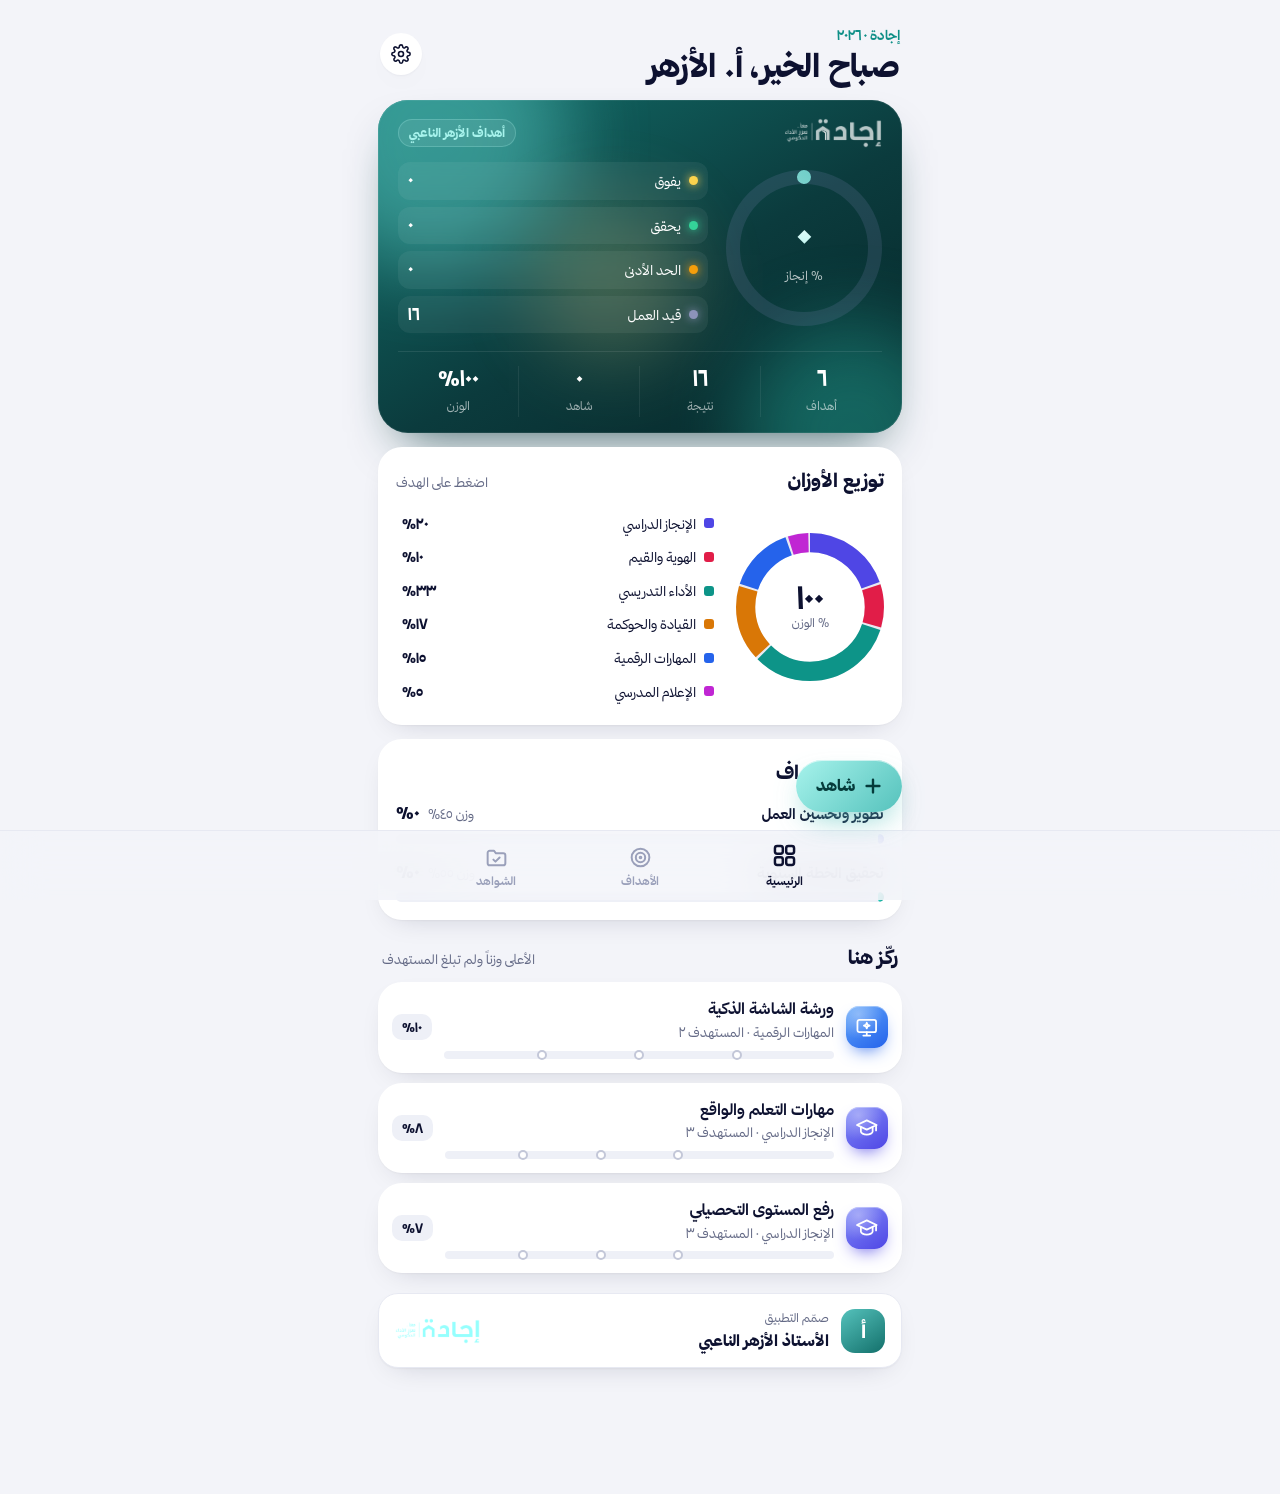
<file: ejada/index.html>
<!doctype html>
<html lang="ar" dir="rtl">
<head>
<meta charset="utf-8">
<meta name="viewport" content="width=device-width, initial-scale=1, viewport-fit=cover, user-scalable=no">
<title>أهدافي</title>
<meta name="theme-color" content="#F3F4F9" media="(prefers-color-scheme: light)">
<meta name="theme-color" content="#090B18" media="(prefers-color-scheme: dark)">
<meta name="apple-mobile-web-app-capable" content="yes">
<meta name="mobile-web-app-capable" content="yes">
<meta name="apple-mobile-web-app-title" content="أهدافي">
<meta name="author" content="الأستاذ الأزهر الناعبي">
<meta name="apple-mobile-web-app-status-bar-style" content="default">
<link rel="manifest" href="manifest.webmanifest">
<link rel="apple-touch-icon" href="icon-180.png">
<link rel="icon" href="icon-512.png">
<link rel="stylesheet" href="app.css?v=2">
</head>
<body>
<div id="splash" aria-hidden="true">
  <i class="aur a1"></i><i class="aur a2"></i>
  <img src="ejada-logo-w.png" alt="" class="sp-logo">
  <div class="sp-t">أهدافي</div><div class="sp-s">أهداف الأستاذ الأزهر في إجادة</div>
  <div class="sp-by">تصميم وتطوير: <b>الأستاذ الأزهر الناعبي</b></div>
</div>
<main id="view"></main>
<button id="fab" class="fab" data-act="fab" aria-label="إضافة شاهد"><svg viewBox="0 0 24 24"><path d="M12 5v14M5 12h14"/></svg><span>شاهد</span></button>
<nav class="tabs" id="tabs">
  <button data-tab="home" class="on"><svg viewBox="0 0 24 24"><rect x="3.5" y="3.5" width="7" height="7" rx="2"/><rect x="13.5" y="3.5" width="7" height="7" rx="2"/><rect x="3.5" y="13.5" width="7" height="7" rx="2"/><rect x="13.5" y="13.5" width="7" height="7" rx="2"/></svg><span>الرئيسية</span></button>
  <button data-tab="goals"><svg viewBox="0 0 24 24"><circle cx="12" cy="12" r="8.5"/><circle cx="12" cy="12" r="4.5"/><circle cx="12" cy="12" r=".8"/></svg><span>الأهداف</span></button>
  <button data-tab="evidence"><svg viewBox="0 0 24 24"><path d="M3.5 7.5a2 2 0 0 1 2-2h4l2 2.5h7a2 2 0 0 1 2 2v7.5a2 2 0 0 1-2 2h-13a2 2 0 0 1-2-2z"/><path d="m9 14 2 2 4-4"/></svg><span>الشواهد</span></button>
</nav>
<div id="sheet" class="sheet" hidden><div class="sheet-bg" data-act="closeSheet"></div><div class="sheet-card" id="sheetBody"></div></div>
<div id="toast" class="toast"></div>
<script>setTimeout(function(){var s=document.getElementById('splash');if(s)s.parentNode.removeChild(s);},2600);</script>
<script src="content.js?v=2"></script>
<script src="app.js?v=2"></script>
</body>
</html>
</file>
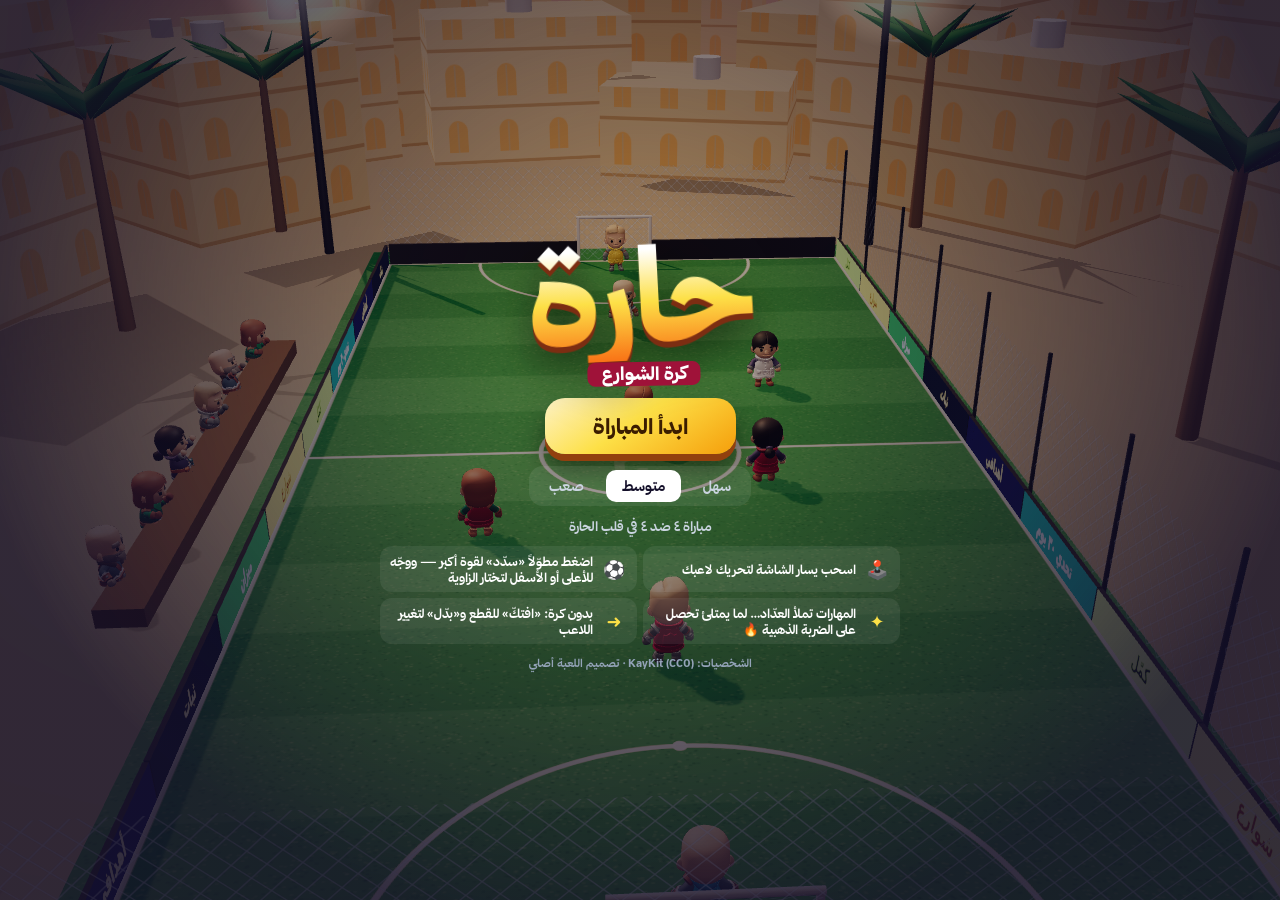
<file: hara/index.html>
<!doctype html>
<html lang="ar" dir="rtl">
<head>
<meta charset="utf-8">
<meta name="viewport" content="width=device-width, initial-scale=1, viewport-fit=cover, user-scalable=no">
<title>حارة</title>
<meta name="theme-color" content="#14102A">
<meta name="apple-mobile-web-app-capable" content="yes">
<meta name="mobile-web-app-capable" content="yes">
<meta name="apple-mobile-web-app-title" content="حارة">
<meta name="apple-mobile-web-app-status-bar-style" content="black-translucent">
<link rel="manifest" href="manifest.webmanifest">
<link rel="apple-touch-icon" href="icon-180.png">
<link rel="icon" href="icon-512.png">
<link rel="stylesheet" href="hara.css?v=1">
</head>
<body>
<canvas id="cv"></canvas>
<div id="ctl">
  <div id="joy"><div id="knob"></div></div>
  <div class="btns">
    <button id="bSkill" class="rb"><b>✦</b><em id="bSkillT">مهارة</em></button>
    <button id="bPass" class="rb"><b>➜</b><em id="bPassT">مرّر</em></button>
    <button id="bShoot" class="rb big"><b>⚽</b><em id="bShootT">سدّد</em></button>
  </div>
</div>
<div id="hud">
  <div id="score"><span class="tm a">أهل الحارة</span><b id="sA">٠</b><i id="time">٣:٠٠</i><b id="sB">٠</b><span class="tm b">الضيوف</span></div>
  <button id="bPause" aria-label="إيقاف"><svg viewBox="0 0 24 24"><path d="M9 6v12M15 6v12"/></svg></button>
  <div id="styleW"><span>المهارة</span><div><i id="style"></i></div><em>ضربة ذهبية!</em></div>
  <div id="pw"><i id="pwI"></i></div>
</div>
<div id="say"></div>

<div id="title">
  <div class="t-in">
    <div class="logo"><span>حارة</span><i>كرة الشوارع</i></div>
    <div id="loading"><div class="ld"><i id="ldI"></i></div><small id="ldT">نجهّز اللاعبين…</small></div>
    <button id="play" disabled>ابدأ المباراة</button>
    <div class="diff"><button data-diff="1">سهل</button><button data-diff="2">متوسط</button><button data-diff="3">صعب</button></div>
    <p id="tStats"></p>
    <div class="how">
      <div><b>🕹️</b><span>اسحب يسار الشاشة لتحريك لاعبك</span></div>
      <div><b>⚽</b><span>اضغط مطوّلاً «سدّد» لقوة أكبر — ووجّه للأعلى أو الأسفل لتختار الزاوية</span></div>
      <div><b>✦</b><span>المهارات تملأ العدّاد… لما يمتلئ تحصل على الضربة الذهبية 🔥</span></div>
      <div><b>➜</b><span>بدون كرة: «افتكّ» للقطع و«بدّل» لتغيير اللاعب</span></div>
    </div>
    <p class="cred">الشخصيات: KayKit (CC0) · تصميم اللعبة أصلي</p>
  </div>
</div>
<div id="pause" hidden><div class="p-in"><h2>استراحة</h2><button id="resume">أكمل</button><button id="snd" class="ghost"></button><button id="quit" class="ghost">إنهاء المباراة</button>
  <p class="keys">بالكيبورد: الأسهم للحركة · J تسديد · K تمرير · L مهارة</p></div></div>
<div id="end" hidden><div class="p-in"><h2 id="endT"></h2><p id="endS" class="endS"></p><p id="endR" class="keys"></p><button id="again">مباراة جديدة</button></div></div>

<script src="three.min.js?v=1"></script>
<script src="hara.js?v=1"></script>
<script>if ('serviceWorker' in navigator && location.protocol === 'https:') navigator.serviceWorker.register('sw.js').catch(function(){});</script>
</body>
</html>
</file>
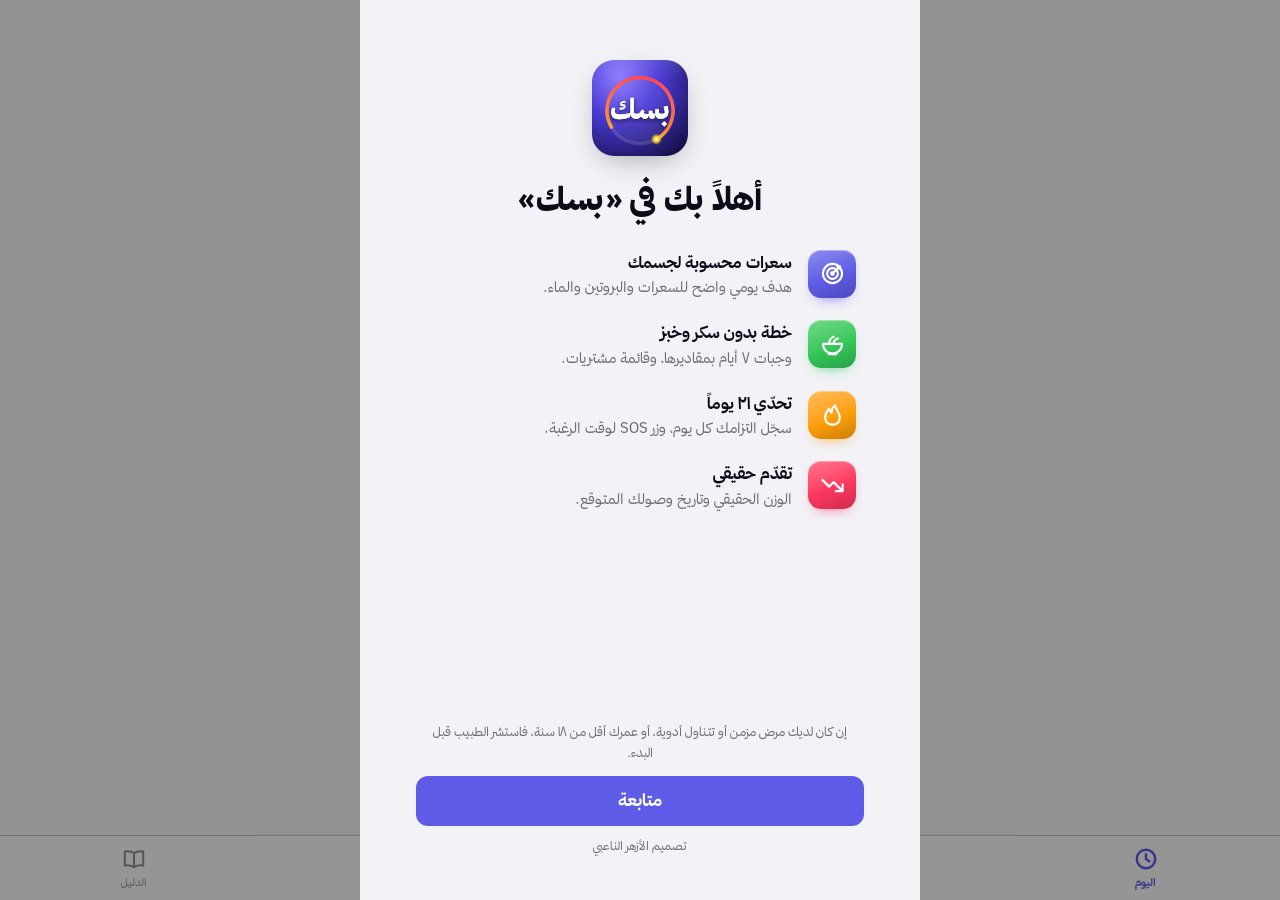
<file: mizan/index.html>
<!doctype html>
<html lang="ar" dir="rtl">
<head>
<meta charset="utf-8">
<meta name="viewport" content="width=device-width, initial-scale=1, viewport-fit=cover, user-scalable=no">
<title>بسك</title>
<meta name="theme-color" content="#F2F2F7" media="(prefers-color-scheme: light)">
<meta name="theme-color" content="#05050C" media="(prefers-color-scheme: dark)">
<meta name="apple-mobile-web-app-capable" content="yes">
<meta name="mobile-web-app-capable" content="yes">
<meta name="apple-mobile-web-app-title" content="بسك">
<meta name="author" content="الأزهر الناعبي">
<meta name="apple-mobile-web-app-status-bar-style" content="default">
<link rel="manifest" href="manifest.webmanifest">
<link rel="apple-touch-icon" href="icon-180.png?v=5">
<link rel="icon" href="icon-512.png?v=5">
<link rel="stylesheet" href="app.css?v=5">
</head>
<body>
<div id="splash" aria-hidden="true"><div class="sp-rings"><i></i><i></i><i></i></div><div class="sp-logo"><svg xmlns="http://www.w3.org/2000/svg" viewBox="0 0 1024 1024"><defs> <radialGradient id="kb" cx="28%" cy="18%" r="100%"><stop offset="0" stop-color="#8C7CFF"/><stop offset=".42" stop-color="#4A3BD6"/><stop offset="1" stop-color="#140F45"/></radialGradient> <linearGradient id="ka" x1="0" y1="1" x2="1" y2="0"><stop offset="0" stop-color="#FF375F"/><stop offset=".55" stop-color="#FF7A45"/><stop offset="1" stop-color="#FFD60A"/></linearGradient> <radialGradient id="kg" cx="50%" cy="0%" r="100%" fx="50%" fy="0%"><stop offset="0" stop-color="#fff" stop-opacity=".3"/><stop offset="1" stop-color="#fff" stop-opacity="0"/></radialGradient> <radialGradient id="kc" cx="50%" cy="50%" r="50%"><stop offset="0" stop-color="#FFF6C2"/><stop offset=".5" stop-color="#FFD60A" stop-opacity=".9"/><stop offset="1" stop-color="#FFD60A" stop-opacity="0"/></radialGradient> <filter id="kd" x="-20%" y="-20%" width="140%" height="160%"><feDropShadow dx="0" dy="20" stdDeviation="24" flood-color="#0A0726" flood-opacity=".6"/></filter></defs><rect width="1024" height="1024" fill="url(#kb)"/><ellipse cx="512" cy="30" rx="720" ry="430" fill="url(#kg)"/><circle cx="512" cy="540" r="352" fill="#FFFFFF" fill-opacity=".05"/><circle cx="512" cy="540" r="352" fill="none" stroke="#fff" stroke-opacity=".12" stroke-width="38"/><circle class="arc" cx="512" cy="540" r="352" fill="none" stroke="url(#ka)" stroke-width="38" stroke-linecap="round" stroke-dasharray="1660 2212" transform="rotate(-210 512 540)"/><g class="cap"><circle cx="687" cy="845" r="60" fill="url(#kc)"/><circle cx="687" cy="845" r="19" fill="#FFF6C2"/></g><text class="word" x="512" y="628" font-family="Thmanyah" font-weight="900" font-size="300" text-anchor="middle" fill="#FFFFFF" filter="url(#kd)">بسك</text></svg></div><div class="sp-t">بسك</div><div class="sp-s">بدون سكر · بدون خبز · بدون حرمان</div><div class="sp-by">تصميم: <b>الأزهر الناعبي</b></div></div>
<main id="view"></main>
<button id="fab" class="fab" data-act="fab" aria-label="سجّل وجبة"><svg viewBox="0 0 24 24"><path d="M12 5v14M5 12h14"/></svg><span>سجّل وجبة</span></button>
<nav class="tabs" id="tabs">
  <button data-tab="today" class="on"><svg viewBox="0 0 24 24"><circle cx="12" cy="12" r="8.5"/><path d="M12 7.5V12l3 2"/></svg><span>اليوم</span></button>
  <button data-tab="plan"><svg viewBox="0 0 24 24"><circle cx="12" cy="13" r="7.5"/><circle cx="12" cy="13" r="3.5"/><path d="M5 3.5v4M3.5 3.5v3a1.5 1.5 0 0 0 3 0v-3M19.5 3.5c-1.5 1-2 3-2 5h2v-5z"/></svg><span>الخطة</span></button>
  <button data-tab="challenge"><svg viewBox="0 0 24 24"><path d="M12 21c4 0 6.5-2.6 6.5-6.3 0-4-3.3-6.6-4.3-10.7-2.2 1.6-3.2 4-3 6.5C10 9.5 9.2 8.4 9 7c-2 1.8-3.5 4.4-3.5 7.7C5.5 18.4 8 21 12 21z"/></svg><span>التحدي</span></button>
  <button data-tab="progress"><svg viewBox="0 0 24 24"><path d="M3 7l6 6 4-4 8 8M21 11v6h-6"/></svg><span>التقدّم</span></button>
  <button data-tab="guide"><svg viewBox="0 0 24 24"><path d="M12 6.5C10 5 7 4.5 3.5 5v13c3.5-.5 6.5 0 8.5 1.5 2-1.5 5-2 8.5-1.5V5C17 4.5 14 5 12 6.5zM12 6.5v13"/></svg><span>الدليل</span></button>
</nav>
<div id="sheet" class="sheet" hidden><div class="sheet-bg" data-act="closeSheet"></div><div class="sheet-card" id="sheetBody"></div></div>
<div id="toast" class="toast"></div>
<script>setTimeout(function(){var s=document.getElementById('splash');if(s)s.parentNode.removeChild(s);},2600);</script>
<script src="three.min.js?v=5"></script>
<script src="content.js?v=5"></script>
<script src="plan.js?v=5"></script>
<script src="mz3d.js?v=5"></script>
<script src="app.js?v=5"></script>
</body>
</html>
</file>
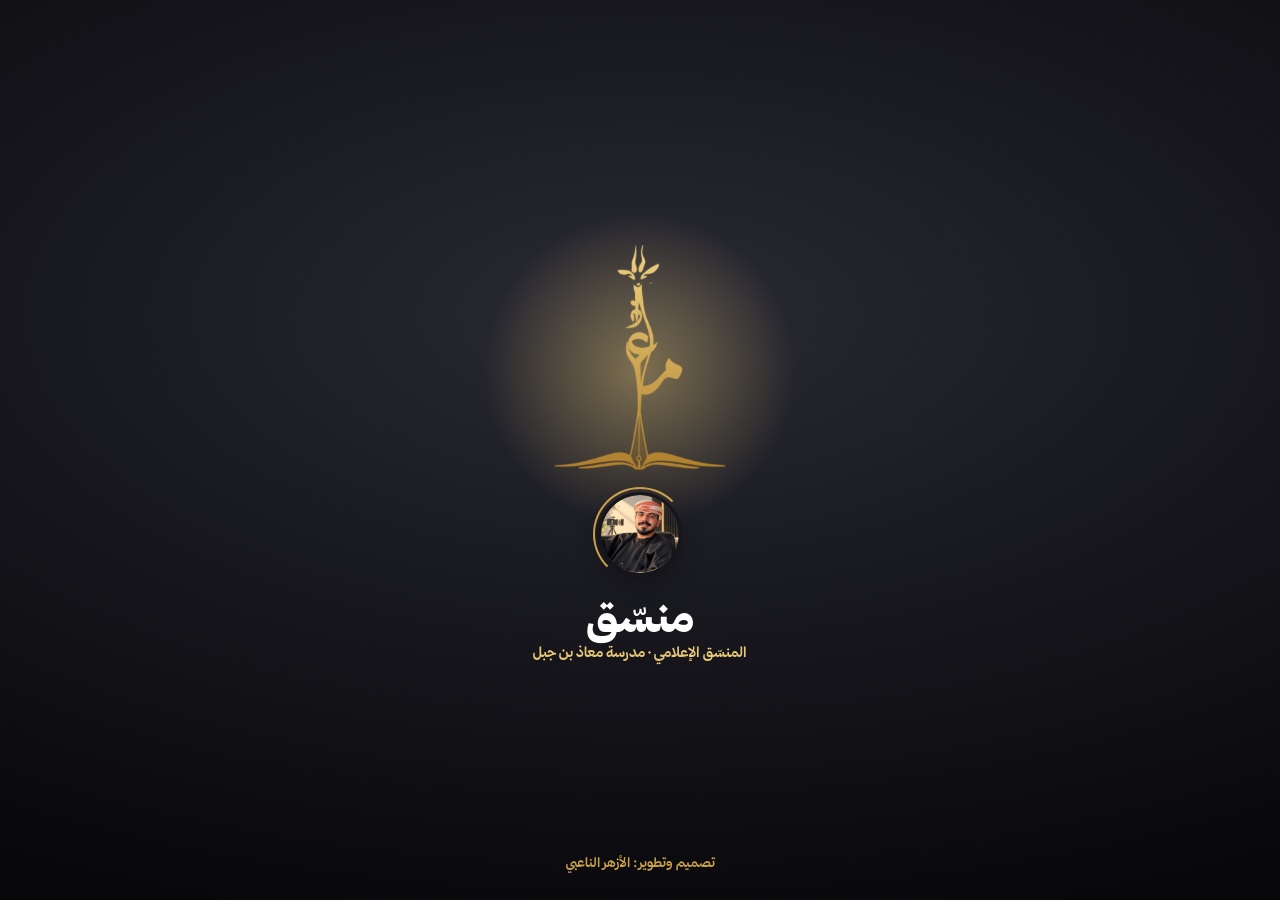
<file: monasiq/index.html>
<!DOCTYPE html>
<html lang="ar" dir="rtl">
<head>
<meta charset="utf-8">
<meta name="viewport" content="width=device-width,initial-scale=1,viewport-fit=cover,user-scalable=no">
<title>منسّق</title>
<meta name="theme-color" content="#F2F2F7">
<meta name="apple-mobile-web-app-capable" content="yes">
<meta name="mobile-web-app-capable" content="yes">
<meta name="apple-mobile-web-app-status-bar-style" content="default">
<meta name="apple-mobile-web-app-title" content="منسّق">
<link rel="apple-touch-icon" href="icon-180.png?v=6">
<link rel="icon" href="icon-180.png?v=6">
<link rel="manifest" href="manifest.webmanifest?v=6">
<link rel="stylesheet" href="app.css?v=5">
</head>
<body>
<div id="splash">
  <div class="sp-glow"></div>
  <div class="sp-logo"><img src="mark-g.png?v=1" alt=""></div>
  <div class="sp-me"><img src="me.png?v=1" alt=""><span class="sp-ring"></span></div>
  <h1 class="sp-t">منسّق</h1>
  <p class="sp-s">المنسّق الإعلامي · مدرسة معاذ بن جبل</p>
  <p class="sp-c">تصميم وتطوير: الأزهر الناعبي</p>
</div>

<main id="view"></main>

<button id="fab" aria-label="مهمة جديدة"><svg viewBox="0 0 24 24"><path d="M12 5v14M5 12h14"/></svg></button>

<nav id="tabs">
  <button data-tab="home" class="on"><svg viewBox="0 0 24 24"><path d="M4 11 12 4l8 7v8.5a1 1 0 0 1-1 1h-4.5V15h-5v5.5H5a1 1 0 0 1-1-1z"/></svg><span>الرئيسية</span></button>
  <button data-tab="all"><svg viewBox="0 0 24 24"><path d="M9 6h11M9 12h11M9 18h11"/><circle cx="4.5" cy="6" r="1.2"/><circle cx="4.5" cy="12" r="1.2"/><circle cx="4.5" cy="18" r="1.2"/></svg><span>المهام</span></button>
  <span class="tab-gap"></span>
  <button data-tab="week"><svg viewBox="0 0 24 24"><rect x="3.5" y="5" width="17" height="15.5" rx="3"/><path d="M3.5 10h17M8 3v4M16 3v4"/></svg><span>الأسبوع</span></button>
  <button data-tab="settings"><svg viewBox="0 0 24 24"><circle cx="12" cy="8" r="3.6"/><path d="M5 20c.8-4 3.6-6 7-6s6.2 2 7 6"/></svg><span>حسابي</span></button>
</nav>

<div id="sheet" hidden><div class="sheet-bg"></div><div class="sheet-card" id="sheetBody"></div></div>
<div id="toast"></div>
<div id="banner"></div>

<script>
setTimeout(function(){var s=document.getElementById('splash');s.classList.add('out');setTimeout(function(){s.remove()},700)},2300);
</script>
<script src="app.js?v=5"></script>
</body>
</html>
</file>
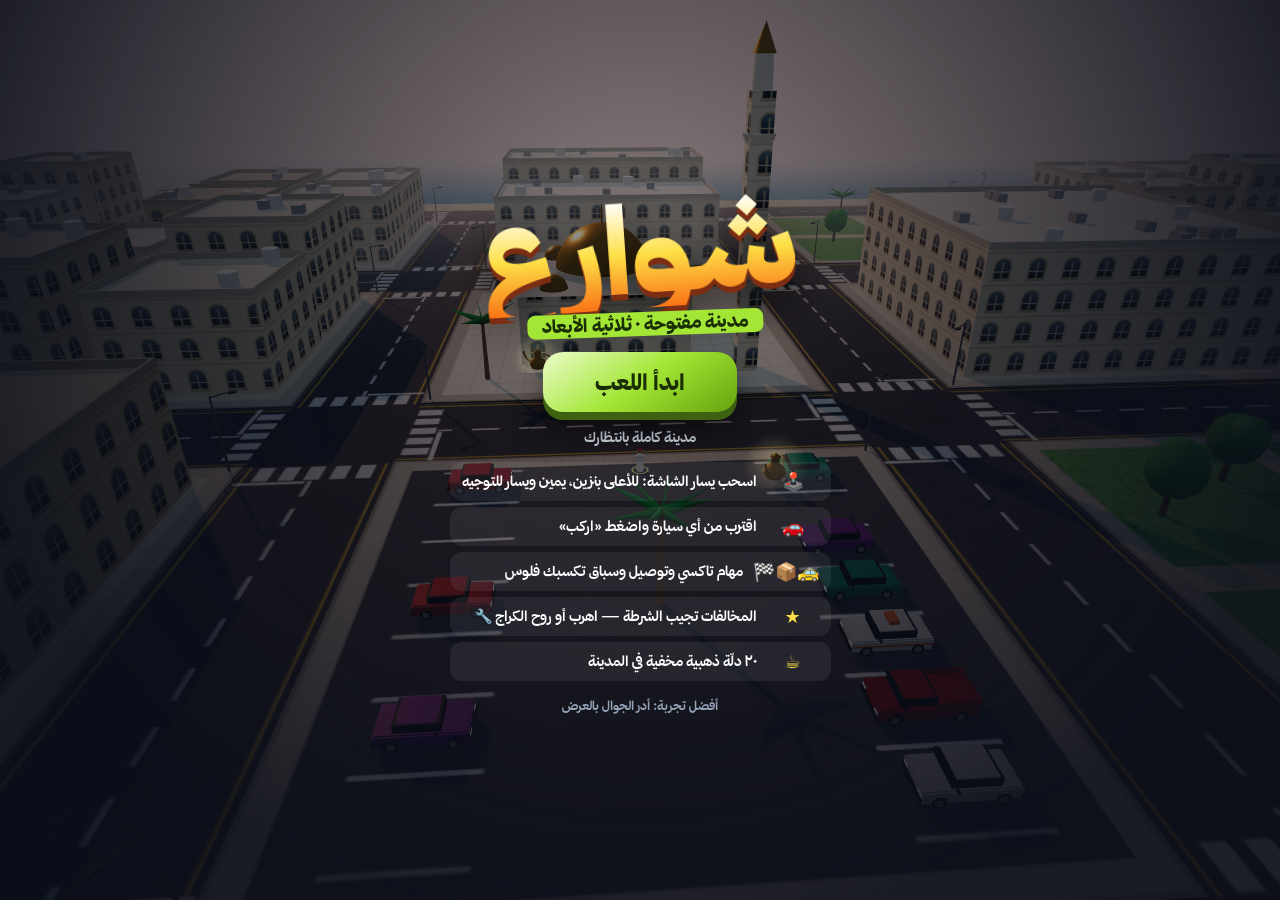
<file: shawari/index.html>
<!doctype html>
<html lang="ar" dir="rtl">
<head>
<meta charset="utf-8">
<meta name="viewport" content="width=device-width, initial-scale=1, viewport-fit=cover, user-scalable=no">
<title>شوارع</title>
<meta name="theme-color" content="#0B0F1A">
<meta name="apple-mobile-web-app-capable" content="yes">
<meta name="mobile-web-app-capable" content="yes">
<meta name="apple-mobile-web-app-title" content="شوارع">
<meta name="apple-mobile-web-app-status-bar-style" content="black-translucent">
<link rel="manifest" href="manifest.webmanifest">
<link rel="apple-touch-icon" href="icon-180.png">
<link rel="icon" href="icon-512.png">
<link rel="stylesheet" href="game.css?v=1">
</head>
<body>
<canvas id="cv"></canvas>

<div id="ctl">
  <div id="joy"><div id="knob"></div></div>
  <div class="btns">
    <button id="bHorn" class="rb sm" hidden><span>📯</span><em>بوق</em></button>
    <button id="bBrake" class="rb" hidden><svg viewBox="0 0 24 24"><circle cx="12" cy="12" r="8.5"/><path d="M12 7.5v5"/><circle cx="12" cy="16" r=".6"/></svg><em>فرامل</em></button>
    <button id="bAct" class="rb big" hidden><svg viewBox="0 0 24 24"><path d="M5 16V11l2-4.5h10l2 4.5v5"/><path d="M4 16h16v2H4z"/><circle cx="8" cy="13" r="1"/><circle cx="16" cy="13" r="1"/></svg><em id="bActT">اركب</em></button>
  </div>
</div>

<div id="hud">
  <div class="tr">
    <button id="bCam" aria-label="الكاميرا">📷</button>
    <button id="bPause" aria-label="إيقاف"><svg viewBox="0 0 24 24"><path d="M9 6v12M15 6v12"/></svg></button>
    <div class="pill money"><span id="money">٠</span><small>ر.ع</small></div>
    <div class="pill clock" id="clock"></div>
  </div>
  <div class="tl"><canvas id="mm"></canvas><div id="stars"></div></div>
  <div id="cmp" hidden><svg viewBox="0 0 24 24"><path d="M12 2 19 20 12 16 5 20z"/></svg></div><div id="cmpD"></div>
  <div id="mis" hidden><b id="misN"></b><span id="misT"></span><em id="misC"></em></div>
  <div id="spd" hidden><b id="spdv">٠</b><small>كم/س</small><div class="hpb"><i id="hp"></i></div></div>
</div>
<div id="bust"><b>الشرطة تقبض عليك!</b><span>تحرّك بسرعة</span></div>
<div id="toast"></div>
<div id="big"></div>

<div id="title">
  <div class="t-in">
    <div class="logo"><span>شوارع</span><i>مدينة مفتوحة · ثلاثية الأبعاد</i></div>
    <button id="play">ابدأ اللعب</button>
    <p id="tStats"></p>
    <div class="how">
      <div><b>🕹️</b><span>اسحب يسار الشاشة: للأعلى بنزين، يمين ويسار للتوجيه</span></div>
      <div><b>🚗</b><span>اقترب من أي سيارة واضغط «اركب»</span></div>
      <div><b>🚕📦🏁</b><span>مهام تاكسي وتوصيل وسباق تكسبك فلوس</span></div>
      <div><b>★</b><span>المخالفات تجيب الشرطة — اهرب أو روح الكراج 🔧</span></div>
      <div><b>☕</b><span>٢٠ دلّة ذهبية مخفية في المدينة</span></div>
    </div>
    <p class="tip">أفضل تجربة: أدر الجوال بالعرض</p>
  </div>
</div>

<div id="pause" hidden>
  <div class="p-in">
    <h2>استراحة</h2>
    <div id="stats"></div>
    <button id="resume">أكمل اللعب</button>
    <button id="snd" class="ghost"></button>
    <button id="qbtn" class="ghost snd2"></button>
    <a class="classic" href="2d/">النسخة الكلاسيكية (ثنائية الأبعاد)</a>
    <p class="keys">بالكيبورد: الأسهم أو WASD للقيادة · Space فرامل يد · E ركوب/نزول · H بوق · 📷 لتغيير الكاميرا</p>
  </div>
</div>

<script src="three.min.js?v=1"></script>
<script src="game3d.js?v=1"></script>
<script>if ('serviceWorker' in navigator && location.protocol === 'https:') navigator.serviceWorker.register('sw.js').catch(function(){});</script>

</body>
</html>
</file>
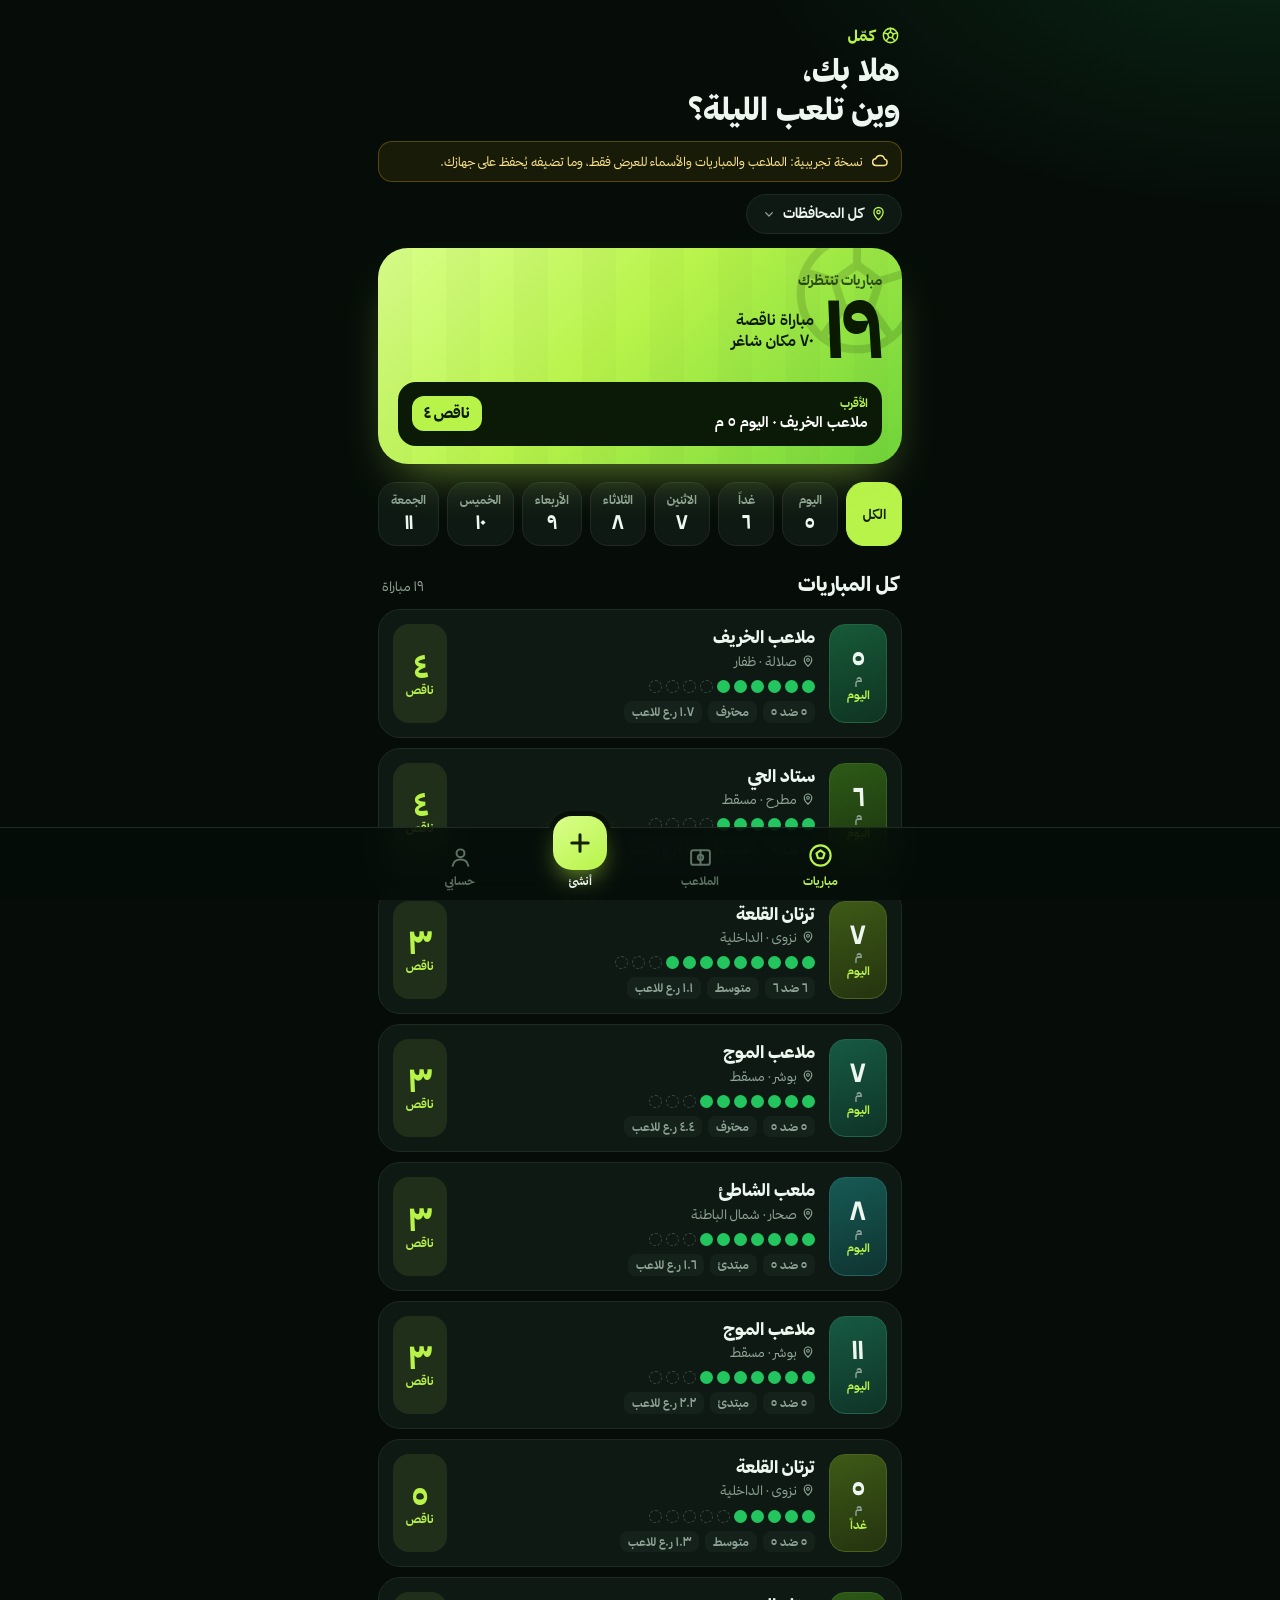
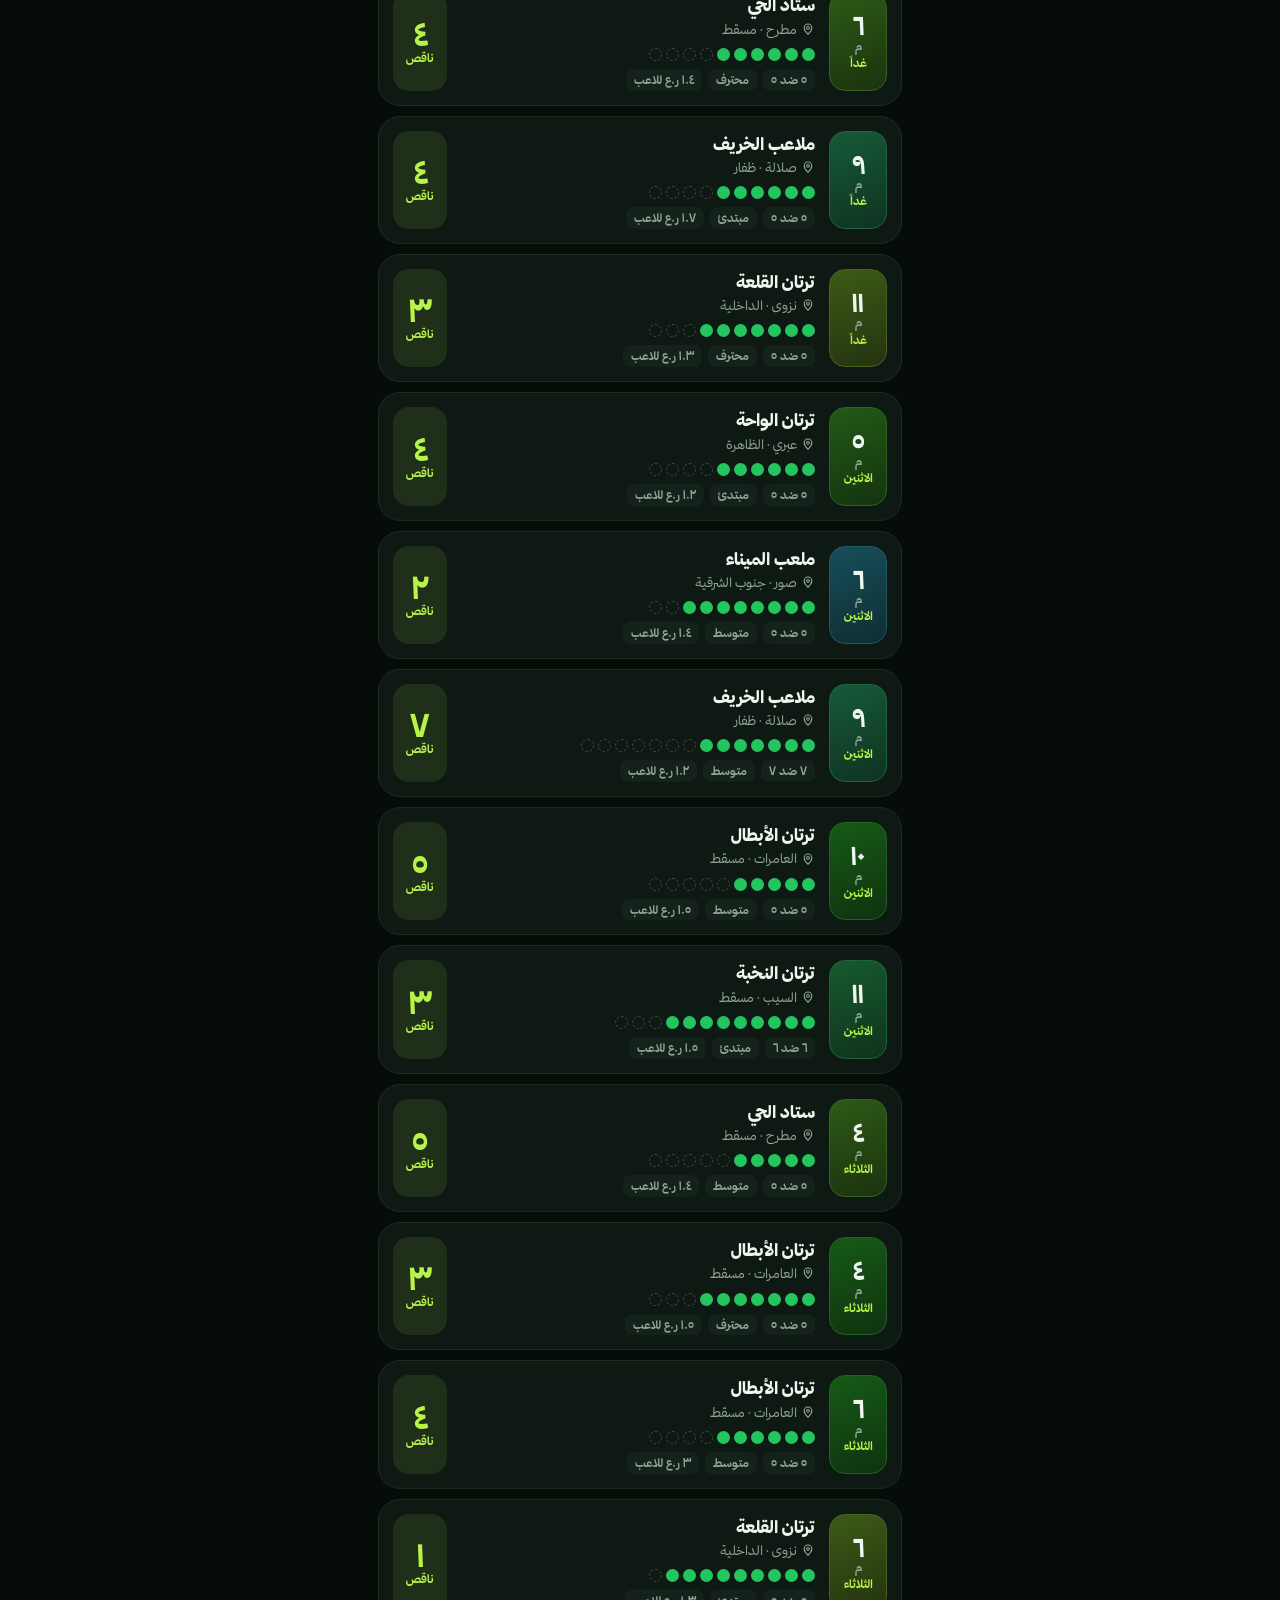
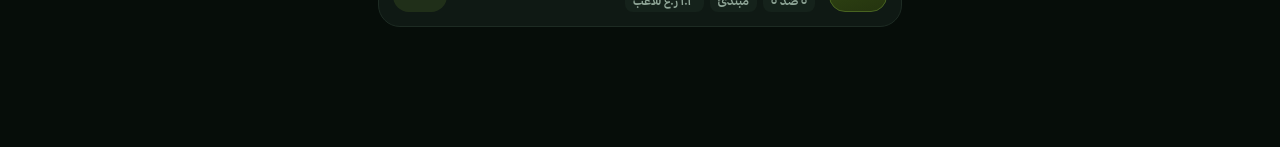
<file: tartan/index.html>
<!doctype html>
<html lang="ar" dir="rtl">
<head>
<meta charset="utf-8">
<meta name="viewport" content="width=device-width, initial-scale=1, viewport-fit=cover, user-scalable=no">
<title>كمّل</title>
<meta name="theme-color" content="#060D09">
<meta name="apple-mobile-web-app-capable" content="yes">
<meta name="mobile-web-app-capable" content="yes">
<meta name="apple-mobile-web-app-title" content="كمّل">
<meta name="apple-mobile-web-app-status-bar-style" content="black-translucent">
<link rel="manifest" href="manifest.webmanifest">
<link rel="apple-touch-icon" href="icon-180.png">
<link rel="icon" href="icon-512.png">
<link rel="stylesheet" href="app.css?v=3">
</head>
<body>
<div id="splash" aria-hidden="true">
  <div class="sp-lines"></div>
  <img src="icon-512.png" alt="" class="sp-ic">
  <div class="sp-t">كمّل</div><div class="sp-s">ملعب ناقص؟ أنت اللاعب الناقص</div>
</div>
<main id="view"></main>
<nav class="tabs" id="tabs">
  <button data-tab="home" class="on"><svg viewBox="0 0 24 24"><circle cx="12" cy="12" r="9"/><path d="m12 7.5 3.6 2.6-1.4 4.3H9.8l-1.4-4.3z"/></svg><span>مباريات</span></button>
  <button data-tab="pitches"><svg viewBox="0 0 24 24"><rect x="3" y="5" width="18" height="14" rx="2"/><path d="M12 5v14"/><circle cx="12" cy="12" r="2.6"/></svg><span>الملاعب</span></button>
  <button class="tab-fab" data-act="create" aria-label="أنشئ مباراة"><i><svg viewBox="0 0 24 24"><path d="M12 5v14M5 12h14"/></svg></i><span>أنشئ</span></button>
  <button data-tab="me"><svg viewBox="0 0 24 24"><circle cx="12" cy="8" r="3.8"/><path d="M4.5 20c.8-4 3.8-6 7.5-6s6.7 2 7.5 6"/></svg><span>حسابي</span></button>
</nav>
<div id="sheet" class="sheet" hidden><div class="sheet-bg" data-act="closeSheet"></div><div class="sheet-card" id="sheetBody"></div></div>
<div id="toast" class="toast"></div>
<script>setTimeout(function(){var s=document.getElementById('splash');if(s)s.parentNode.removeChild(s);},2600);</script>
<script src="config.js?v=3"></script>
<script src="firebase.js?v=3"></script>
<script src="content.js?v=3"></script>
<script src="demo.js?v=3"></script>
<script src="store.js?v=3"></script>
<script src="app.js?v=3"></script>
</body>
</html>
</file>
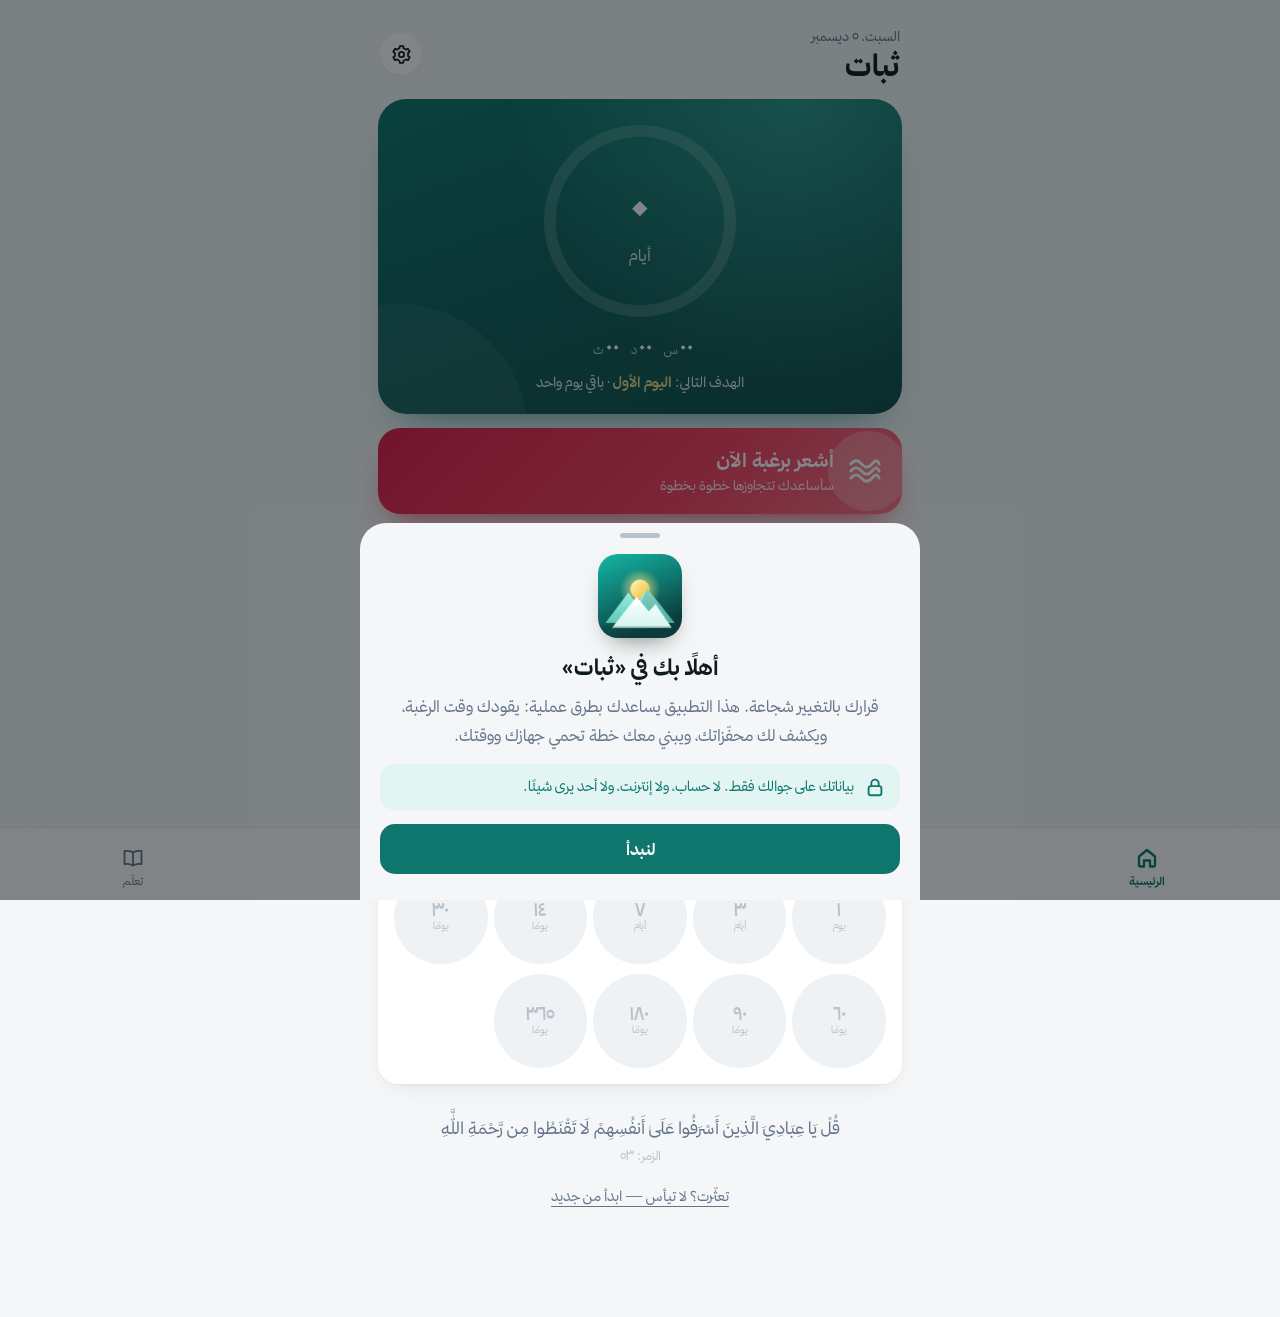
<file: thabat/index.html>
<!doctype html>
<html lang="ar" dir="rtl">
<head>
<meta charset="utf-8">
<meta name="viewport" content="width=device-width, initial-scale=1, viewport-fit=cover, user-scalable=no">
<title>ثبات</title>
<meta name="theme-color" content="#F4F6F7" media="(prefers-color-scheme: light)">
<meta name="theme-color" content="#0B1116" media="(prefers-color-scheme: dark)">
<meta name="apple-mobile-web-app-capable" content="yes">
<meta name="mobile-web-app-capable" content="yes">
<meta name="apple-mobile-web-app-title" content="ثبات">
<meta name="apple-mobile-web-app-status-bar-style" content="default">
<link rel="manifest" href="manifest.webmanifest">
<link rel="apple-touch-icon" href="icon-180.png">
<link rel="icon" href="icon-512.png">
<link rel="stylesheet" href="app.css?v=1">
</head>
<body>
<div id="splash" aria-hidden="true">
  <img src="icon-512.png" alt="" class="sp-ic">
  <div class="sp-t">ثبات</div>
  <div class="sp-s">خطوة بخطوة نحو الحرية</div>
</div>
<main id="view"></main>
<nav class="tabs" id="tabs">
  <button data-tab="home" class="on"><svg viewBox="0 0 24 24"><path d="M4 10.5 12 4l8 6.5V19a1.5 1.5 0 0 1-1.5 1.5H15v-6H9v6H5.5A1.5 1.5 0 0 1 4 19z"/></svg><span>الرئيسية</span></button>
  <button data-tab="insights"><svg viewBox="0 0 24 24"><path d="M4 20V10M10 20V4M16 20v-7M22 20H2"/></svg><span>أنماطي</span></button>
  <button class="sos-tab" data-act="sos" aria-label="أشعر برغبة الآن"><span class="sos-dot"><svg viewBox="0 0 24 24"><path d="M2 12c2.5-3 5-3 7.5 0s5 3 7.5 0 3.5-3 5 0M2 17c2.5-3 5-3 7.5 0s5 3 7.5 0 3.5-3 5 0M2 7c2.5-3 5-3 7.5 0s5 3 7.5 0 3.5-3 5 0"/></svg></span><span>رغبة الآن</span></button>
  <button data-tab="plan"><svg viewBox="0 0 24 24"><path d="M12 3l7.5 3v5.5c0 4.5-3.2 8-7.5 9.5-4.3-1.5-7.5-5-7.5-9.5V6z"/><path d="M8.8 12l2.2 2.2 4.2-4.4"/></svg><span>خطتي</span></button>
  <button data-tab="learn"><svg viewBox="0 0 24 24"><path d="M12 6.5C10 5 7 4.5 3.5 5v13c3.5-.5 6.5 0 8.5 1.5 2-1.5 5-2 8.5-1.5V5C17 4.5 14 5 12 6.5zM12 6.5v13"/></svg><span>تعلّم</span></button>
</nav>
<div id="sos" class="sos" hidden></div>
<div id="sheet" class="sheet" hidden><div class="sheet-bg" data-act="closeSheet"></div><div class="sheet-card" id="sheetBody"></div></div>
<div id="lock" class="lock" hidden></div>
<div id="toast" class="toast"></div>
<script>setTimeout(function(){var s=document.getElementById('splash');if(s)s.parentNode.removeChild(s);},2600);</script>
<script src="content.js?v=1"></script>
<script src="app.js?v=1"></script>
</body>
</html>
</file>
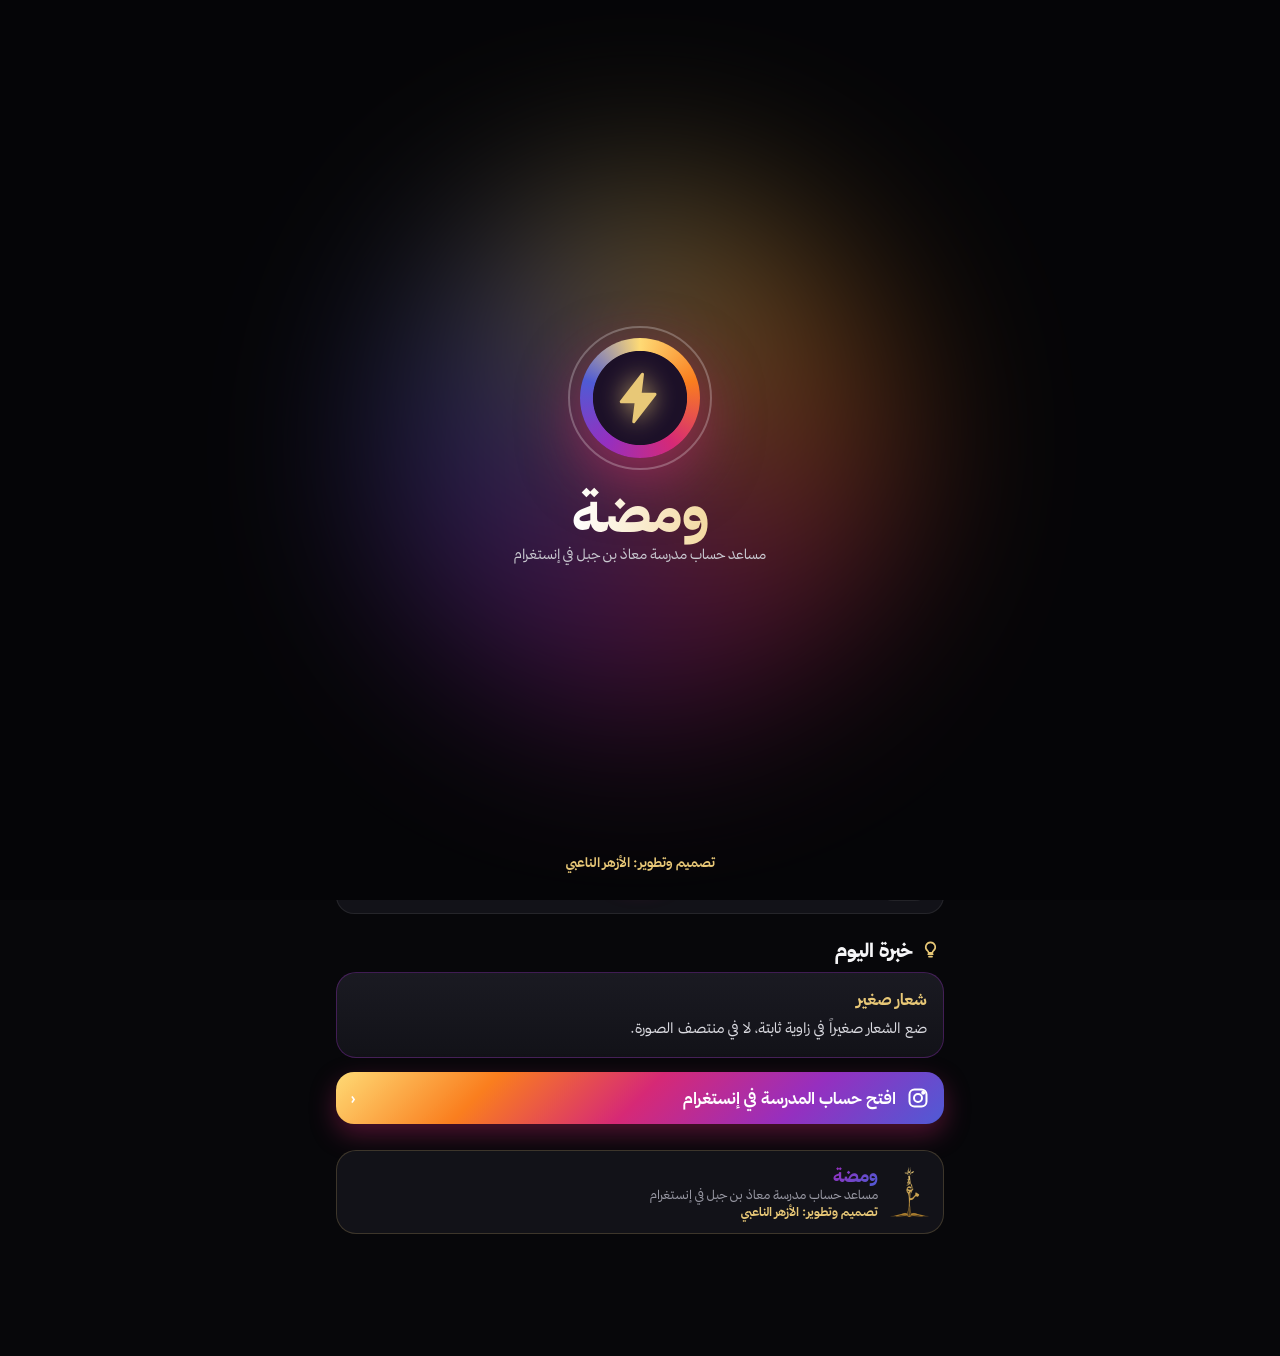
<file: wamda/index.html>
<!DOCTYPE html>
<html lang="ar" dir="rtl">
<head>
<meta charset="utf-8">
<meta name="viewport" content="width=device-width,initial-scale=1,viewport-fit=cover,user-scalable=no">
<title>ومضة</title>
<meta name="theme-color" content="#07070A">
<meta name="apple-mobile-web-app-capable" content="yes">
<meta name="mobile-web-app-capable" content="yes">
<meta name="apple-mobile-web-app-status-bar-style" content="black-translucent">
<meta name="apple-mobile-web-app-title" content="ومضة">
<link rel="apple-touch-icon" href="icon-180.png?v=1">
<link rel="icon" href="icon-180.png?v=1">
<link rel="manifest" href="manifest.webmanifest?v=1">
<link rel="stylesheet" href="app.css?v=1">
</head>
<body>
<div id="splash">
  <div class="sp-aur"></div>
  <div class="sp-ico"><span class="sp-rg"></span><svg viewBox="0 0 24 24"><path d="M13 2.5 4.5 13.5h6l-1 8 8.5-11h-6z"/></svg><span class="sp-flash"></span></div>
  <h1>ومضة</h1>
  <p>مساعد حساب مدرسة معاذ بن جبل في إنستغرام</p>
  <small>تصميم وتطوير: الأزهر الناعبي</small>
</div>
<main id="view"></main>
<nav id="tabs">
  <button data-tab="now" class="on"><svg viewBox="0 0 24 24"><path d="M13 2.5 4.5 13.5h6l-1 8 8.5-11h-6z"/></svg><span>الآن</span></button>
  <button data-tab="plan"><svg viewBox="0 0 24 24"><rect x="3.5" y="5" width="17" height="15.5" rx="3"/><path d="M3.5 10h17M8 3v4M16 3v4"/></svg><span>الخطة</span></button>
  <button data-tab="studio" class="mid"><i><svg viewBox="0 0 24 24"><rect x="3" y="6" width="13" height="12" rx="2.5"/><path d="m16 10.5 5-3v9l-5-3z"/></svg></i><span>الاستوديو</span></button>
  <button data-tab="stats"><svg viewBox="0 0 24 24"><path d="M4 20h16"/><rect x="6" y="11" width="3" height="7" rx="1"/><rect x="11" y="6" width="3" height="12" rx="1"/><rect x="16" y="13" width="3" height="5" rx="1"/></svg><span>الأداء</span></button>
  <button data-tab="tips"><svg viewBox="0 0 24 24"><path d="M9 18h6M10 21h4M12 3a6 6 0 0 0-3.6 10.8c.7.6 1.1 1.4 1.1 2.2h5c0-.8.4-1.6 1.1-2.2A6 6 0 0 0 12 3z"/></svg><span>الخبرة</span></button>
</nav>
<div id="sheet" hidden><div class="sheet-bg"></div><div class="sheet-card" id="sheetBody"></div></div>
<div id="toast"></div>
<script>setTimeout(function(){var s=document.getElementById('splash');s.classList.add('out');setTimeout(function(){s.remove()},700)},2200);</script>
<script src="content.js?v=1"></script>
<script src="app.js?v=1"></script>
</body>
</html>
</file>
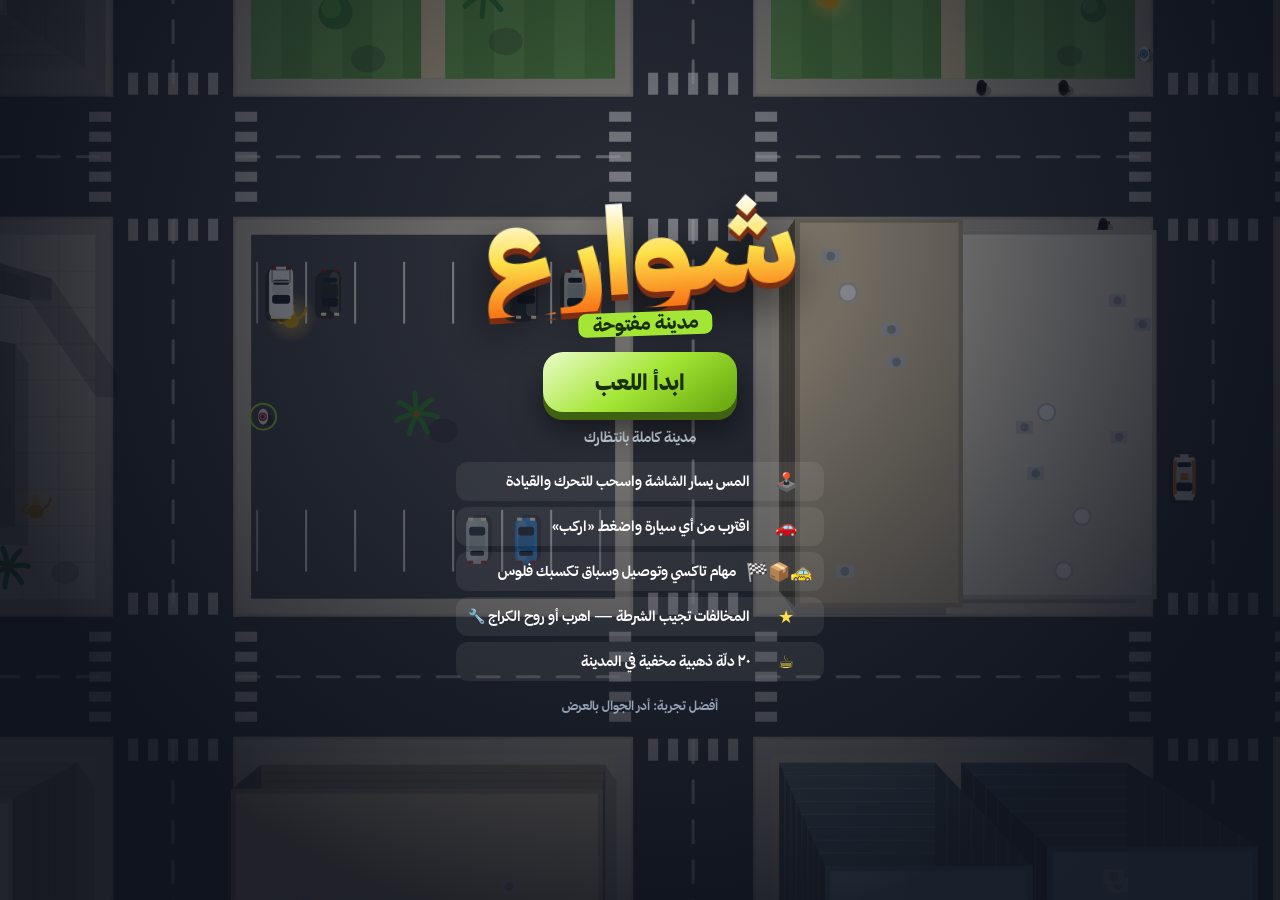
<file: shawari/2d/index.html>
<!doctype html>
<html lang="ar" dir="rtl">
<head>
<meta charset="utf-8">
<meta name="viewport" content="width=device-width, initial-scale=1, viewport-fit=cover, user-scalable=no">
<title>شوارع</title>
<meta name="theme-color" content="#0B0F1A">
<meta name="apple-mobile-web-app-capable" content="yes">
<meta name="mobile-web-app-capable" content="yes">
<meta name="apple-mobile-web-app-title" content="شوارع">
<meta name="apple-mobile-web-app-status-bar-style" content="black-translucent">
<link rel="manifest" href="../manifest.webmanifest">
<link rel="apple-touch-icon" href="../icon-180.png">
<link rel="icon" href="../icon-512.png">
<link rel="stylesheet" href="game.css?v=1">
</head>
<body>
<canvas id="cv"></canvas>

<div id="ctl">
  <div id="joy"><div id="knob"></div></div>
  <div class="btns">
    <button id="bHorn" class="rb sm" hidden><span>📯</span><em>بوق</em></button>
    <button id="bBrake" class="rb" hidden><svg viewBox="0 0 24 24"><circle cx="12" cy="12" r="8.5"/><path d="M12 7.5v5"/><circle cx="12" cy="16" r=".6"/></svg><em>فرامل</em></button>
    <button id="bAct" class="rb big" hidden><svg viewBox="0 0 24 24"><path d="M5 16V11l2-4.5h10l2 4.5v5"/><path d="M4 16h16v2H4z"/><circle cx="8" cy="13" r="1"/><circle cx="16" cy="13" r="1"/></svg><em id="bActT">اركب</em></button>
  </div>
</div>

<div id="hud">
  <div class="tr">
    <button id="bPause" aria-label="إيقاف"><svg viewBox="0 0 24 24"><path d="M9 6v12M15 6v12"/></svg></button>
    <div class="pill money"><span id="money">٠</span><small>ر.ع</small></div>
    <div class="pill clock" id="clock"></div>
  </div>
  <div class="tl"><canvas id="mm"></canvas><div id="stars"></div></div>
  <div id="mis" hidden><b id="misN"></b><span id="misT"></span><em id="misC"></em></div>
  <div id="spd" hidden><b id="spdv">٠</b><small>كم/س</small><div class="hpb"><i id="hp"></i></div></div>
</div>
<div id="bust"><b>الشرطة تقبض عليك!</b><span>تحرّك بسرعة</span></div>
<div id="toast"></div>
<div id="big"></div>

<div id="title">
  <div class="t-in">
    <div class="logo"><span>شوارع</span><i>مدينة مفتوحة</i></div>
    <button id="play">ابدأ اللعب</button>
    <p id="tStats"></p>
    <div class="how">
      <div><b>🕹️</b><span>المس يسار الشاشة واسحب للتحرك والقيادة</span></div>
      <div><b>🚗</b><span>اقترب من أي سيارة واضغط «اركب»</span></div>
      <div><b>🚕📦🏁</b><span>مهام تاكسي وتوصيل وسباق تكسبك فلوس</span></div>
      <div><b>★</b><span>المخالفات تجيب الشرطة — اهرب أو روح الكراج 🔧</span></div>
      <div><b>☕</b><span>٢٠ دلّة ذهبية مخفية في المدينة</span></div>
    </div>
    <p class="tip">أفضل تجربة: أدر الجوال بالعرض</p>
  </div>
</div>

<div id="pause" hidden>
  <div class="p-in">
    <h2>استراحة</h2>
    <div id="stats"></div>
    <button id="resume">أكمل اللعب</button>
    <button id="snd" class="ghost"></button>
    <p class="keys">بالكيبورد: الأسهم أو WASD للقيادة · Space فرامل يد · E ركوب/نزول · H بوق</p>
  </div>
</div>

<script src="game.js?v=1"></script>

</body>
</html>
</file>
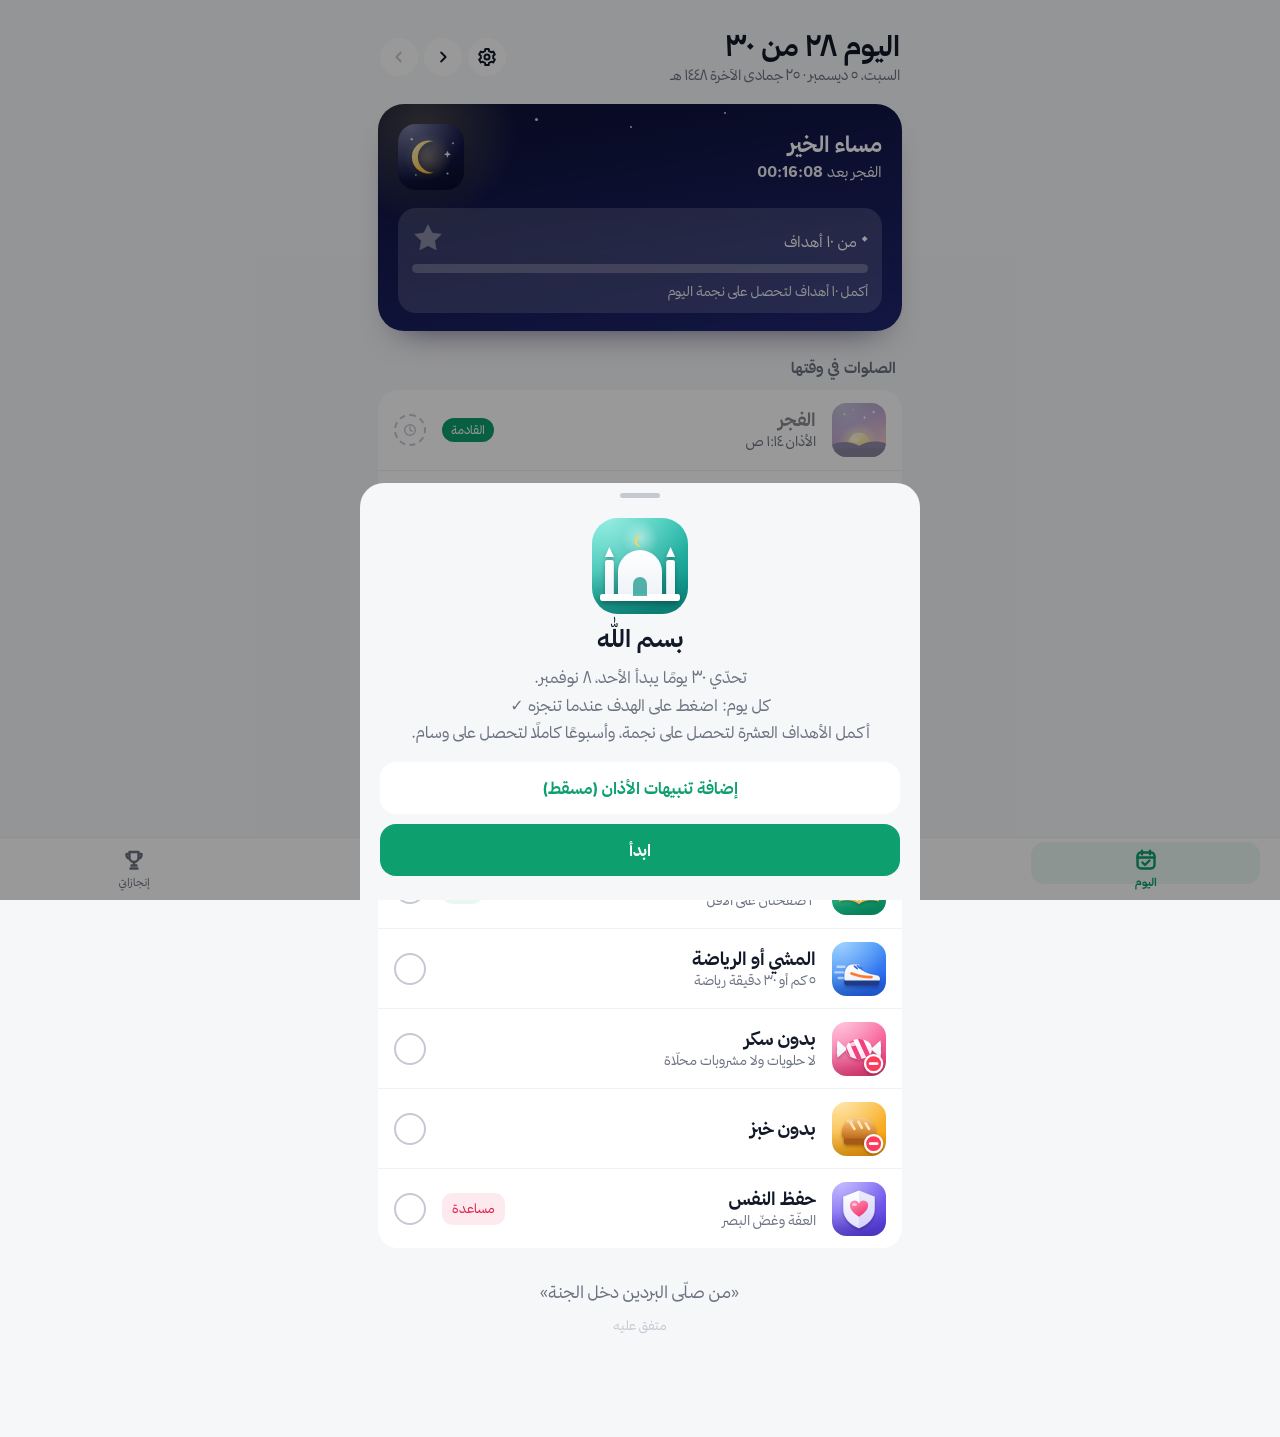
<file: app/src/main/assets/www/index.html>
<!doctype html>
<html lang="ar" dir="rtl">
<head>
<meta charset="utf-8">
<meta name="viewport" content="width=device-width, initial-scale=1, viewport-fit=cover, user-scalable=no">
<title>تحدي ٣٠ يوم</title>
<meta name="theme-color" content="#F6F7F9" media="(prefers-color-scheme: light)">
<meta name="theme-color" content="#0E1114" media="(prefers-color-scheme: dark)">
<meta name="apple-mobile-web-app-capable" content="yes">
<meta name="mobile-web-app-capable" content="yes">
<meta name="apple-mobile-web-app-title" content="تحدي ٣٠">
<meta name="apple-mobile-web-app-status-bar-style" content="default">
<link rel="manifest" href="manifest.webmanifest">
<link rel="apple-touch-icon" href="icon-180.png">
<link rel="icon" href="icon-512.png">
<link rel="stylesheet" href="app.css?v=14">
</head>
<body>
<div id="splash" aria-hidden="true">
  <svg class="sp-logo" viewBox="0 0 200 200" stroke="none" style="stroke:none">
    <defs>
      <linearGradient id="spbg" x1="0" y1="0" x2="0" y2="1"><stop offset="0" stop-color="#2E2F86"/><stop offset=".55" stop-color="#16184A"/><stop offset="1" stop-color="#090A24"/></linearGradient>
      <linearGradient id="spr1" x1="0" y1="0" x2="1" y2="1"><stop offset="0" stop-color="#FA114F"/><stop offset="1" stop-color="#FF6A95"/></linearGradient>
      <linearGradient id="spr2" x1="0" y1="0" x2="1" y2="1"><stop offset="0" stop-color="#3DD34A"/><stop offset="1" stop-color="#C2F75F"/></linearGradient>
      <linearGradient id="spr3" x1="0" y1="0" x2="1" y2="1"><stop offset="0" stop-color="#00C7E6"/><stop offset="1" stop-color="#7DF0FA"/></linearGradient>
      <linearGradient id="spm" x1="0" y1="0" x2="1" y2="1"><stop offset="0" stop-color="#FFF4C7"/><stop offset="1" stop-color="#FFC94A"/></linearGradient>
    </defs>
    <rect class="sp-bg" width="200" height="200" rx="46" fill="url(#spbg)" stroke="none"/>
    <g transform="rotate(-90 100 100)" fill="none" stroke-linecap="round" stroke-width="13">
      <circle cx="100" cy="100" r="66" stroke="#FA114F" stroke-opacity=".2"/><circle class="sp-r r1" cx="100" cy="100" r="66" stroke="url(#spr1)" pathLength="100"/>
      <circle cx="100" cy="100" r="50" stroke="#3DD34A" stroke-opacity=".2"/><circle class="sp-r r2" cx="100" cy="100" r="50" stroke="url(#spr2)" pathLength="100"/>
      <circle cx="100" cy="100" r="34" stroke="#00C7E6" stroke-opacity=".2"/><circle class="sp-r r3" cx="100" cy="100" r="34" stroke="url(#spr3)" pathLength="100"/>
    </g>
    <path class="sp-moon" stroke="none" fill="url(#spm)" d="M107 84 A18 18 0 1 0 107 116 A22 22 0 0 1 107 84 Z"/>
  </svg>
  <div class="sp-t">تحدي ٣٠ يوم</div>
  <div class="sp-s">صلاة · قرآن · صحة</div>
</div>
<div id="app">
  <main id="view"></main>
  <nav class="tabs" id="tabs">
    <span class="tab-ind" id="tabInd"></span>
    <button data-tab="today" class="on">
      <svg viewBox="0 0 24 24"><rect x="3.5" y="4.5" width="17" height="16" rx="3.5"/><path d="M3.5 9.5h17M8 2.8v3.4M16 2.8v3.4M8.5 14.5l2.5 2.5 4.5-4.5"/></svg><span>اليوم</span></button>
    <button data-tab="quran">
      <svg viewBox="0 0 24 24"><path d="M12 6.5C10 5 7 4.5 3.5 5v13c3.5-.5 6.5 0 8.5 1.5 2-1.5 5-2 8.5-1.5V5C17 4.5 14 5 12 6.5zM12 6.5v13"/></svg><span>القرآن</span></button>
    <button data-tab="adhkar">
      <svg viewBox="0 0 24 24"><circle cx="12" cy="4.6" r="1.6"/><circle cx="16.9" cy="6.8" r="1.6"/><circle cx="18.6" cy="11.8" r="1.6"/><circle cx="16.2" cy="16.4" r="1.6"/><circle cx="7.8" cy="16.4" r="1.6"/><circle cx="5.4" cy="11.8" r="1.6"/><circle cx="7.1" cy="6.8" r="1.6"/><path d="M12 18v3.6M10.4 21.6h3.2"/></svg><span>الأذكار</span></button>
    <button data-tab="prayer">
      <svg viewBox="0 0 24 24"><path d="M12 3c2.2 2 4.5 3.2 4.5 6.2V11h-9V9.2C7.5 6.2 9.8 5 12 3zM5.5 21V13.5h13V21M3.5 21h17M10 21v-3.5a2 2 0 0 1 4 0V21"/></svg><span>الصلاة</span></button>
    <button data-tab="challenge">
      <svg viewBox="0 0 24 24"><path d="M7.5 4h9v5.5a4.5 4.5 0 0 1-9 0zM7.5 6H4.5v1.5a3 3 0 0 0 3 3M16.5 6h3v1.5a3 3 0 0 1-3 3M12 14v3.5M8.5 20.5h7M9.5 17.5h5"/></svg><span>إنجازاتي</span></button>
  </nav>
  <div id="sheet" class="sheet" hidden><div class="sheet-bg" data-act="closeSheet"></div><div class="sheet-card" id="sheetBody"></div></div>
  <div id="toast" class="toast"></div>
</div>
<script id="splash-guard">setTimeout(function(){var s=document.getElementById("splash");if(s)s.parentNode.removeChild(s);},3000);</script>
<script src="content.js?v=14"></script>
<script src="praytime.js?v=14"></script>
<script src="icons.js?v=14"></script>
<script src="app.js?v=14"></script>
</body>
</html>
</file>
<file: ejada/app.css>
/* أهدافي — التصميم */
@font-face { font-family: "Thmanyah"; src: url("fonts/thmanyah-regular.otf") format("opentype"); font-weight: 400; font-display: block; }
@font-face { font-family: "Thmanyah"; src: url("fonts/thmanyah-bold.otf") format("opentype"); font-weight: 700; font-display: block; }
@font-face { font-family: "Thmanyah"; src: url("fonts/thmanyah-black.otf") format("opentype"); font-weight: 900; font-display: block; }
:root {
  --bg: #F3F4F9; --card: #FFFFFF; --ink: #0D1130; --ink-2: #646A86; --ink-3: #C3C7D8; --line: #E7E9F2; --soft: #EEF0F7;
  --night: #0B3B3D; --gold: #55C2BC; --gold-2: #A7F3EC; --teal: #55C2BC;
  --l0: #A3A9C2; --l1: #F59E0B; --l2: #10B981; --l3: #EAB308;
  --shadow: 0 1px 2px rgba(13, 17, 48, .04), 0 10px 30px -16px rgba(13, 17, 48, .22);
  --spring: cubic-bezier(.22, 1.25, .36, 1); --out: cubic-bezier(.2, .8, .2, 1);
}
:root[data-theme="dark"] {
  --bg: #090B18; --card: #141729; --ink: #EEF0FA; --ink-2: #9399B5; --ink-3: #363B57; --line: #22263D; --soft: #1B1F35;
  --l0: #4B5175; --shadow: none;
}
* { box-sizing: border-box; -webkit-tap-highlight-color: transparent; }
[hidden] { display: none !important; }
html, body { margin: 0; background: var(--bg); color: var(--ink); }
body { font-family: "Thmanyah", -apple-system, system-ui, sans-serif; font-size: 16px; line-height: 1.6; -webkit-font-smoothing: antialiased; -webkit-user-select: none; user-select: none; overscroll-behavior-y: none; }
button, input, textarea { font: inherit; color: inherit; }
button { cursor: pointer; border: 0; background: none; padding: 0; text-align: inherit; }
svg:not(.art) { display: block; fill: none; stroke: currentColor; stroke-width: 1.9; stroke-linecap: round; stroke-linejoin: round; }
svg.art { display: block; }
h1, h2, h3 { margin: 0; font-weight: 900; } b { font-weight: 700; } .grow { flex: 1; min-width: 0; }
.sub { font-size: 13px; color: var(--ink-2); font-weight: 400; }
#view { max-width: 560px; margin: 0 auto; padding: calc(10px + env(safe-area-inset-top)) 18px calc(120px + env(safe-area-inset-bottom)); }
#view.enter > * { animation: fadeUp .6s var(--out) both; animation-delay: calc(var(--i, 0) * 60ms); }
#view.quiet * { animation: none !important; }
@keyframes fadeUp { from { opacity: 0; transform: translateY(16px); } }
@keyframes pop { from { transform: scale(.4); opacity: 0; } }

/* شاشة البداية */
#splash { position: fixed; inset: 0; z-index: 100; display: flex; flex-direction: column; align-items: center; justify-content: center; gap: 10px; overflow: hidden;
  background: radial-gradient(circle at 50% 38%, #13706B, #04191A 72%); color: #fff; animation: spOut .6s ease 1.9s forwards; }
.sp-ic { width: 124px; height: 124px; border-radius: 30px; box-shadow: 0 24px 50px rgba(0,0,0,.5), 0 0 0 1px rgba(255,255,255,.08); animation: pop .9s var(--spring) both; position: relative; }
.sp-t { font-size: 36px; font-weight: 900; animation: fadeUp .6s var(--out) .35s both; position: relative; }
.sp-s { font-size: 14.5px; color: var(--gold-2); animation: fadeUp .6s var(--out) .5s both; position: relative; }
@keyframes spOut { to { opacity: 0; visibility: hidden; transform: scale(1.08); } }

/* أضواء متحركة */
.aur { position: absolute; border-radius: 50%; filter: blur(40px); opacity: .55; pointer-events: none; }
.aur.a1 { width: 260px; height: 260px; background: #55C2BC; top: -90px; inset-inline-end: -70px; animation: drift 9s ease-in-out infinite alternate; }
.aur.a2 { width: 220px; height: 220px; background: #2DD4BF; bottom: -110px; inset-inline-start: -60px; opacity: .35; animation: drift 11s ease-in-out infinite alternate-reverse; }
.aur.a3 { width: 160px; height: 160px; background: #FDE68A; top: 30%; inset-inline-start: 40%; opacity: .22; animation: drift 13s ease-in-out infinite alternate; }
@keyframes drift { to { transform: translate(40px, 30px) scale(1.15); } }

/* الرأس */
.hd { display: flex; align-items: center; gap: 10px; padding: 14px 2px 16px; }
.hd h1 { font-size: 32px; line-height: 1.2; letter-spacing: -.2px; }
.eyebrow { font-size: 13.5px; color: #0E8F87; font-weight: 700; }
:root[data-theme="dark"] .eyebrow { color: var(--gold); }
.icon-b { width: 42px; height: 42px; border-radius: 50%; background: var(--card); box-shadow: var(--shadow); display: grid; place-items: center; transition: transform .2s; }
.icon-b:active { transform: scale(.9); } .icon-b svg { width: 20px; height: 20px; }
.topbar { padding-top: 8px; } .backb { display: flex; align-items: center; gap: 2px; color: var(--ink-2); font-weight: 700; padding: 6px 0; } .backb svg { width: 20px; height: 20px; }
.cnt { min-width: 44px; height: 44px; padding: 0 12px; border-radius: 22px; background: var(--night); color: var(--gold-2); font-weight: 900; font-size: 20px; display: grid; place-items: center; }

.card { background: var(--card); border-radius: 24px; box-shadow: var(--shadow); padding: 18px; margin-bottom: 14px; display: block; width: 100%; }
.sec-h { display: flex; align-items: baseline; gap: 8px; justify-content: space-between; margin-bottom: 12px; }
.sec-h h2 { font-size: 19px; } .sec-h.out { margin: 22px 4px 10px; }

/* البطاقة الرئيسية */
.hero { position: relative; overflow: hidden; border-radius: 30px; padding: 22px 20px 16px; margin-bottom: 14px; color: #fff;
  background: linear-gradient(150deg, #13706B 0%, #0B3B3D 55%, #072628 100%); box-shadow: 0 24px 50px -24px rgba(11, 59, 61, .85); isolation: isolate; }
.hero::after { content: ""; position: absolute; inset: 0; border-radius: inherit; border: 1px solid rgba(255,255,255,.08); pointer-events: none; }
.hero-top { display: flex; align-items: center; gap: 18px; position: relative; }
.hero-ring { position: relative; flex: none; }
.ring-bg { fill: none; stroke: rgba(127, 135, 180, .18); }
.ring-fg { fill: none; animation: draw 1.4s var(--out) .15s both; }
@keyframes draw { from { stroke-dasharray: 0 var(--C); } }
.ring-in { position: absolute; inset: 0; display: flex; flex-direction: column; align-items: center; justify-content: center; }
.ring-in .big { font-size: 50px; font-weight: 900; line-height: 1; background: linear-gradient(180deg, #fff, #A7F3EC); -webkit-background-clip: text; background-clip: text; color: transparent; }
.ring-in span { font-size: 12.5px; color: rgba(255,255,255,.7); margin-top: 4px; }
.hero-st { flex: 1; display: grid; gap: 7px; }
.st { display: flex; align-items: center; gap: 8px; font-size: 13.5px; padding: 6px 10px; border-radius: 12px; background: rgba(255,255,255,.06); backdrop-filter: blur(6px); }
.st i { width: 9px; height: 9px; border-radius: 50%; background: var(--k); box-shadow: 0 0 10px var(--k); }
.st b { font-weight: 900; font-size: 16px; } .st.l0 { --k: #8C93BA; } .st.l1 { --k: var(--l1); } .st.l2 { --k: #34D399; } .st.l3 { --k: #FCD34D; }
.hero-ft { position: relative; display: grid; grid-template-columns: repeat(4, 1fr); margin-top: 18px; padding-top: 14px; border-top: 1px solid rgba(255,255,255,.09); text-align: center; }
.hero-ft b { display: block; font-size: 21px; font-weight: 900; line-height: 1.2; } .hero-ft span { font-size: 12px; color: rgba(255,255,255,.6); }
.hero-ft div + div { border-inline-start: 1px solid rgba(255,255,255,.07); }

/* توزيع الأوزان */
.wd { display: flex; align-items: center; gap: 16px; }
.donut-w { position: relative; width: 148px; flex: none; }
.donut { width: 148px; height: 148px; overflow: visible; }
.seg { fill: none; cursor: pointer; animation: draw 1s var(--out) both; transition: stroke-width .2s; }
.seg:hover { stroke-width: 30; }
.donut-in { position: absolute; inset: 0; display: flex; flex-direction: column; align-items: center; justify-content: center; }
.donut-in b { font-size: 30px; font-weight: 900; line-height: 1; } .donut-in span { font-size: 12px; color: var(--ink-2); }
.legend { flex: 1; display: grid; gap: 2px; }
.lg { display: flex; align-items: center; gap: 8px; padding: 5px 6px; border-radius: 10px; font-size: 13.5px; }
.lg:active { background: var(--soft); } .lg i { width: 10px; height: 10px; border-radius: 3px; flex: none; } .lg b { font-weight: 900; }
.cat + .cat { margin-top: 14px; }
.cat-h { display: flex; align-items: baseline; gap: 8px; font-size: 14.5px; font-weight: 700; margin-bottom: 7px; } .cat-h b { font-weight: 900; font-size: 17px; }
.bar { height: 10px; border-radius: 6px; background: var(--soft); overflow: hidden; }
.bar i { display: block; height: 100%; border-radius: 6px; min-width: 6px; animation: grow 1.1s var(--out) .2s both; transform-origin: right; }
.bar i.dev { background: linear-gradient(90deg, #818CF8, #4F46E5); } .bar i.plan { background: linear-gradient(90deg, #2DD4BF, #0D9488); }
@keyframes grow { from { transform: scaleX(0); } }

/* أيقونة الهدف */
.tile { --s: 50px; width: var(--s); height: var(--s); border-radius: calc(var(--s) * .32); flex: none; display: grid; place-items: center; color: #fff; position: relative;
  background: linear-gradient(145deg, var(--c2), var(--c)); box-shadow: 0 8px 18px -8px var(--c), inset 0 1px 0 rgba(255,255,255,.35); }
.tile::before { content: ""; position: absolute; inset: 0; border-radius: inherit; background: radial-gradient(circle at 30% 20%, rgba(255,255,255,.35), transparent 55%); }
.tile svg { width: 56%; height: 56%; stroke-width: 1.8; position: relative; }
.tile.lg { --s: 62px; } .tile.sm { --s: 42px; } .tile.xs { --s: 30px; }

/* ركّز هنا */
.fc { display: flex; align-items: center; gap: 12px; padding: 14px; margin-bottom: 10px; }
.fc b { font-size: 15.5px; } .fc .track { margin-top: 8px; }
.wbadge { font-size: 12.5px; font-weight: 900; padding: 3px 10px; border-radius: 10px; background: var(--soft); color: var(--ink); white-space: nowrap; }
.done-c { text-align: center; display: grid; gap: 4px; padding: 26px; } .trophy { font-size: 44px; animation: pop .8s var(--spring) both; }

/* مسار المستويات */
.track { --c: #4F46E5; position: relative; }
.tr-bar { position: relative; height: 8px; border-radius: 5px; background: var(--soft); }
.track.big .tr-bar { height: 12px; border-radius: 7px; }
.tr-fill { position: absolute; inset-block: 0; inset-inline-start: 0; border-radius: inherit; background: linear-gradient(270deg, var(--c), color-mix(in srgb, var(--c) 55%, #fff)); transition: width .5s var(--spring); }
.tick { position: absolute; top: 50%; width: 14px; height: 14px; margin-inline-start: -7px; transform: translateY(-50%); border-radius: 50%; background: var(--card); border: 2.5px solid var(--ink-3); transition: .3s var(--spring); }
.track:not(.big) .tick { width: 10px; height: 10px; margin-inline-start: -5px; border-width: 2px; }
.tick.on { border-color: var(--c); background: var(--c); box-shadow: 0 0 0 3px color-mix(in srgb, var(--c) 22%, transparent); }
.tick.t2.on { background: var(--l3); border-color: var(--l3); box-shadow: 0 0 0 3px rgba(234, 179, 8, .25), 0 0 12px rgba(234, 179, 8, .6); }
.tr-lab { position: relative; height: 38px; margin-top: 6px; }
.tr-lab span { position: absolute; transform: translateX(50%); font-size: 11.5px; color: var(--ink-2); text-align: center; line-height: 1.25; white-space: nowrap; }
.tr-lab em { display: block; font-style: normal; font-weight: 900; font-size: 14px; color: var(--ink); }

/* بطاقات الأهداف */
.gc { padding: 18px; position: relative; overflow: hidden; transition: transform .2s var(--out); }
.gc:active, .fc:active, .rc:active, .evi:active { transform: scale(.98); }
.gc::before { content: ""; position: absolute; top: -60px; inset-inline-end: -60px; width: 160px; height: 160px; border-radius: 50%; background: var(--c); opacity: .07; }
.gc-top { display: flex; align-items: center; gap: 12px; position: relative; }
.gc-cat { font-size: 12px; color: var(--c); font-weight: 700; } .gc h3 { font-size: 20px; line-height: 1.3; }
.gc-w { text-align: center; line-height: 1; } .gc-w b { font-size: 30px; font-weight: 900; color: var(--c); } .gc-w span { font-size: 14px; color: var(--c); font-weight: 900; }
.gc-t { margin: 10px 0 14px; font-size: 14px; color: var(--ink-2); display: -webkit-box; -webkit-line-clamp: 2; -webkit-box-orient: vertical; overflow: hidden; }
.gc-segs { display: flex; gap: 4px; height: 8px; }
.gc-segs i { border-radius: 4px; background: var(--soft); position: relative; overflow: hidden; }
.gc-segs i.l1 { background: var(--l1); } .gc-segs i.l2 { background: var(--l2); } .gc-segs i.l3 { background: linear-gradient(90deg, #FDE047, #EAB308); }
.gc-ft { display: flex; gap: 14px; align-items: center; margin-top: 10px; font-size: 13px; color: var(--ink-2); }
.gc-ft b { margin-inline-start: auto; font-weight: 900; font-size: 16px; color: var(--ink); }

/* صفحة الهدف */
.gh { position: relative; overflow: hidden; border-radius: 30px; padding: 20px; margin: 6px 0 4px; color: #fff; isolation: isolate;
  background: linear-gradient(150deg, var(--c2) -20%, var(--c) 45%, color-mix(in srgb, var(--c) 60%, #000) 120%); box-shadow: 0 22px 44px -22px var(--c); }
.gh-wm { position: absolute; inset-inline-start: -30px; bottom: -40px; width: 200px; height: 200px; opacity: .12; z-index: -1; animation: spin 40s linear infinite; }
.gh-wm svg { width: 100%; height: 100%; stroke-width: 1.2; }
@keyframes spin { to { transform: rotate(360deg); } }
.gh-top { display: flex; align-items: center; gap: 12px; }
.gh .tile { background: rgba(255,255,255,.18); box-shadow: inset 0 1px 0 rgba(255,255,255,.4); backdrop-filter: blur(8px); }
.gh-n { font-size: 12.5px; opacity: .8; } .gh h1 { font-size: 27px; line-height: 1.2; }
.gh-ring { position: relative; } .gh-ring .ring-bg { stroke: rgba(255,255,255,.22); }
.gh-ring b { position: absolute; inset: 0; display: grid; place-items: center; font-weight: 900; font-size: 15px; }
.gh p { margin: 14px 0; font-size: 15px; line-height: 1.75; opacity: .95; }
.chips { display: flex; flex-wrap: wrap; gap: 6px; } .chips span { font-size: 12.5px; padding: 4px 11px; border-radius: 20px; background: rgba(255,255,255,.17); font-weight: 700; }

/* بطاقة النتيجة */
.rc { padding: 16px 16px 14px; cursor: pointer; transition: transform .2s var(--out); }
.rc-top { display: flex; align-items: center; gap: 8px; }
.num { width: 26px; height: 26px; border-radius: 8px; background: var(--ink); color: var(--card); font-weight: 900; font-size: 13.5px; display: grid; place-items: center; }
.rc-t { margin: 10px 0 14px; font-size: 15.5px; font-weight: 700; line-height: 1.7; }
.rc-bot { display: flex; align-items: center; gap: 10px; margin-top: 4px; }
.evc { display: flex; align-items: center; gap: 4px; font-size: 13px; color: var(--ink-2); } .evc svg { width: 16px; height: 16px; }
.lv { display: inline-flex; align-items: center; gap: 4px; font-size: 12px; font-weight: 700; padding: 3px 10px; border-radius: 20px; white-space: nowrap; }
.lv svg { width: 13px; height: 13px; fill: currentColor; stroke: none; }
.lv.l0 { background: var(--soft); color: var(--ink-2); } .lv.l1 { background: #FEF3C7; color: #B45309; } .lv.l2 { background: #D1FAE5; color: #047857; }
.lv.l3 { background: linear-gradient(90deg, #FEF08A, #FDE68A); color: #854D0E; box-shadow: 0 2px 10px -2px rgba(234, 179, 8, .6); }
:root[data-theme="dark"] .lv.l1 { background: #3A2A0B; color: #FCD34D; } :root[data-theme="dark"] .lv.l2 { background: #0B3326; color: #6EE7B7; }
.stp { display: flex; align-items: center; gap: 2px; background: var(--soft); border-radius: 14px; padding: 3px; }
.stp button { width: 36px; height: 34px; border-radius: 11px; font-size: 22px; font-weight: 700; line-height: 1; display: grid; place-items: center; transition: transform .15s; }
.stp button:last-child { background: var(--ink); color: var(--card); } .stp button:active { transform: scale(.85); }
.stp b { min-width: 46px; text-align: center; font-weight: 900; font-size: 18px; }
.stp.big { padding: 5px; border-radius: 18px; } .stp.big button { width: 52px; height: 48px; border-radius: 14px; font-size: 28px; } .stp.big b { min-width: 86px; font-size: 32px; }

/* الشواهد */
.fchips { display: flex; gap: 8px; overflow-x: auto; margin: 0 -18px 14px; padding: 2px 18px 4px; scrollbar-width: none; } .fchips::-webkit-scrollbar { display: none; }
.fchips button { flex: none; display: flex; align-items: center; gap: 6px; padding: 8px 14px; border-radius: 20px; background: var(--card); box-shadow: var(--shadow); font-size: 13.5px; font-weight: 700; transition: .2s; }
.fchips button i { width: 8px; height: 8px; border-radius: 50%; background: var(--c); }
.fchips button.on { background: var(--ink); color: var(--card); }
.mh { font-size: 13px; font-weight: 900; color: var(--ink-2); margin: 16px 6px 8px; }
.evi { display: flex; gap: 14px; align-items: center; padding: 14px; margin-bottom: 8px; position: relative; overflow: hidden; }
.evi::after { content: ""; position: absolute; inset-block: 14px; inset-inline-start: 0; width: 4px; border-radius: 0 4px 4px 0; background: var(--c); }
.evd { width: 50px; text-align: center; flex: none; line-height: 1.1; } .evd b { display: block; font-size: 26px; font-weight: 900; color: var(--c); } .evd span { font-size: 11.5px; color: var(--ink-2); }
.evr { font-size: 12px; color: var(--ink-2); font-weight: 700; } .evt { font-size: 15px; font-weight: 700; margin-top: 2px; }
.empty { text-align: center; display: grid; justify-items: center; gap: 8px; padding: 40px 20px; }
.empty-art { width: 96px; height: 96px; border-radius: 30px; background: linear-gradient(145deg, #818CF8, #4F46E5); color: #fff; display: grid; place-items: center; box-shadow: 0 18px 36px -16px #4F46E5; animation: float 3s ease-in-out infinite; }
.empty-art svg { width: 50px; height: 50px; } @keyframes float { 50% { transform: translateY(-8px) rotate(-3deg); } }
.empty b { font-size: 19px; font-weight: 900; } .empty .sub { max-width: 300px; font-size: 14px; }

.btn { background: var(--night); color: #fff; padding: 13px 26px; border-radius: 16px; font-weight: 700; margin-top: 8px; box-shadow: 0 10px 22px -12px var(--night); transition: transform .15s; }
:root[data-theme="dark"] .btn { background: var(--gold); color: #053B3A; }
.btn:active { transform: scale(.96); } .btn.sm { padding: 10px 18px; margin: 0; border-radius: 13px; }

/* الزر العائم */
.fab { position: fixed; z-index: 20; inset-inline-start: max(18px, calc(50% - 262px)); bottom: calc(88px + env(safe-area-inset-bottom)); display: flex; align-items: center; gap: 6px;
  height: 52px; padding: 0 18px 0 20px; border-radius: 26px; color: #1A1300; font-weight: 900; font-size: 16px;
  background: linear-gradient(135deg, #A7F3EC, #55C2BC); color: #053B3A; box-shadow: 0 14px 30px -10px rgba(85, 194, 188, .75), inset 0 1px 0 rgba(255,255,255,.6); animation: pop .6s var(--spring) .3s both; }
.fab svg { width: 22px; height: 22px; stroke-width: 2.6; } .fab:active { transform: scale(.93); }

/* الشريط السفلي */
.tabs { position: fixed; z-index: 15; bottom: 0; inset-inline: 0; display: flex; justify-content: center; gap: 4px; padding: 8px 12px calc(8px + env(safe-area-inset-bottom));
  background: color-mix(in srgb, var(--bg) 80%, transparent); backdrop-filter: blur(20px) saturate(1.6); -webkit-backdrop-filter: blur(20px) saturate(1.6); border-top: 1px solid var(--line); }
.tabs button { flex: 1; max-width: 140px; display: flex; flex-direction: column; align-items: center; gap: 2px; padding: 6px 0 2px; color: var(--ink-3); font-size: 11.5px; font-weight: 700; transition: color .2s; }
:root[data-theme="light"] .tabs button { color: #9AA0BA; }
.tabs button svg { width: 25px; height: 25px; transition: transform .3s var(--spring); }
.tabs button.on { color: var(--ink) !important; } .tabs button.on svg { transform: translateY(-2px) scale(1.08); stroke-width: 2.2; }

/* النافذة السفلية */
.sheet { position: fixed; inset: 0; z-index: 50; }
.sheet-bg { position: absolute; inset: 0; background: rgba(5, 7, 20, .5); opacity: 0; transition: opacity .28s; backdrop-filter: blur(3px); }
.sheet-card { position: absolute; bottom: 0; inset-inline: 0; max-width: 560px; margin: 0 auto; max-height: 90vh; overflow-y: auto; background: var(--card);
  border-radius: 28px 28px 0 0; padding: 8px 20px calc(24px + env(safe-area-inset-bottom)); transform: translateY(100%); transition: transform .38s var(--out); -webkit-user-select: text; user-select: text; }
.sheet.on .sheet-bg { opacity: 1; } .sheet.on .sheet-card { transform: none; }
.grab { width: 40px; height: 5px; border-radius: 3px; background: var(--ink-3); margin: 4px auto 14px; }
.sh-h { display: flex; align-items: center; gap: 12px; } .sh-h b { font-size: 18px; font-weight: 900; } .sh-h b.h { font-size: 22px; }
.x { width: 34px; height: 34px; border-radius: 50%; background: var(--soft); color: var(--ink-2); font-size: 14px; display: grid; place-items: center; flex: none; }
.x.sm { width: 28px; height: 28px; font-size: 12px; }
.sh-t { font-size: 15px; line-height: 1.8; color: var(--ink-2); margin: 12px 0 16px; }
.lvls { display: grid; grid-template-columns: repeat(3, 1fr); gap: 8px; }
.lvb { border-radius: 16px; padding: 10px; text-align: center; background: var(--soft); transition: .3s var(--spring); border: 2px solid transparent; }
.lvb span { display: block; font-size: 12px; color: var(--ink-2); } .lvb b { font-size: 24px; font-weight: 900; }
.lvb.k1.on { border-color: var(--l1); background: color-mix(in srgb, var(--l1) 14%, var(--card)); }
.lvb.k2.on { border-color: var(--l2); background: color-mix(in srgb, var(--l2) 14%, var(--card)); }
.lvb.k3.on { border-color: var(--l3); background: color-mix(in srgb, var(--l3) 18%, var(--card)); transform: scale(1.04); }
.sh-stp { display: grid; justify-items: center; gap: 10px; margin: 18px 0 6px; padding: 16px; border-radius: 20px; background: linear-gradient(180deg, var(--soft), transparent); }
.sh-sec { margin-top: 20px; } .sh-sec h3 { font-size: 16.5px; margin-bottom: 10px; display: flex; gap: 6px; align-items: baseline; }
textarea, .form input, input[type=date] { width: 100%; border: 1.5px solid var(--line); background: var(--bg); border-radius: 14px; padding: 11px 13px; outline: none; font-size: 16px; resize: none; transition: border-color .2s; }
textarea:focus, .form input:focus { border-color: #55C2BC; }
.ideas { display: flex; flex-wrap: wrap; gap: 6px; margin: 10px 0; }
.ideas button { font-size: 12.5px; padding: 6px 11px; border-radius: 12px; background: var(--soft); color: var(--ink-2); border: 1px dashed var(--ink-3); }
.ideas button::before { content: "+ "; font-weight: 900; }
.ev-row { display: flex; align-items: center; gap: 8px; flex-wrap: wrap; } .ev-row input[type=date] { width: auto; flex: 1; min-width: 130px; padding: 8px 10px; }
.chk { display: flex; align-items: center; gap: 6px; font-size: 13px; color: var(--ink-2); } .chk input { width: 18px; height: 18px; accent-color: #4F46E5; }
.evl { display: flex; gap: 10px; align-items: flex-start; padding: 10px 0; border-bottom: 1px solid var(--line); font-size: 14.5px; font-weight: 700; }
.evl i { width: 8px; height: 8px; border-radius: 50%; margin-top: 9px; flex: none; }
.pk-g { margin-top: 16px; } .pk-h { display: flex; align-items: center; gap: 8px; margin-bottom: 6px; } .pk-h b { font-size: 15px; font-weight: 900; }
.pk { display: flex; align-items: center; gap: 8px; width: 100%; padding: 12px 14px; border-radius: 14px; background: var(--soft); margin-bottom: 6px; font-size: 14.5px; font-weight: 700; }
.pk:active { transform: scale(.98); }
.shake { animation: shake .35s; } @keyframes shake { 25% { transform: translateX(-6px); } 75% { transform: translateX(6px); } }

/* الإعدادات */
.form { display: grid; gap: 12px; } .form label { display: grid; gap: 6px; font-size: 13.5px; font-weight: 700; color: var(--ink-2); } .form input { color: var(--ink); font-weight: 400; }
.seg { display: grid; grid-template-columns: repeat(3, 1fr); background: var(--soft); border-radius: 14px; padding: 4px; }
.seg button { padding: 9px; border-radius: 11px; text-align: center; font-weight: 700; font-size: 14px; color: var(--ink-2); transition: .2s; }
.seg button.on { background: var(--card); color: var(--ink); box-shadow: 0 2px 8px rgba(0,0,0,.08); }
.list { padding: 6px 14px; } .list button { display: flex; align-items: center; gap: 12px; width: 100%; padding: 12px 0; font-weight: 700; font-size: 15px; }
.list button + button { border-top: 1px solid var(--line); } .list small { display: block; font-weight: 400; font-size: 12.5px; color: var(--ink-2); }
.list .danger { color: #E11D48; }
.li-ic { width: 36px; height: 36px; border-radius: 11px; background: var(--c); color: #fff; display: grid; place-items: center; flex: none; } .li-ic svg { width: 20px; height: 20px; }
.about { font-size: 13px; color: var(--ink-2); line-height: 1.8; padding: 4px 8px; }

/* الاحتفال والتنبيه */
.cele { position: fixed; inset: 0; z-index: 90; pointer-events: none; display: grid; place-items: center; }
.cele i { position: absolute; width: 10px; height: 10px; border-radius: 3px; background: hsl(var(--h) 90% 60%); animation: burst 1.2s var(--out) var(--d) both; }
@keyframes burst { from { transform: translate(0, 0) scale(.3); opacity: 1; } to { transform: translate(var(--x), calc(var(--y) + 80px)) rotate(400deg) scale(1); opacity: 0; } }
.cele b { font-size: 26px; font-weight: 900; color: #fff; background: linear-gradient(135deg, #13706B, #0B3B3D); padding: 14px 26px; border-radius: 20px; box-shadow: 0 20px 40px -10px rgba(0,0,0,.5);
  animation: celeB 1.6s var(--spring) both; border: 1px solid rgba(253, 230, 138, .4); }
@keyframes celeB { 0% { transform: scale(.5); opacity: 0; } 20% { transform: scale(1); opacity: 1; } 80% { opacity: 1; } 100% { opacity: 0; transform: scale(.95); } }
.toast { position: fixed; z-index: 95; left: 50%; bottom: calc(150px + env(safe-area-inset-bottom)); transform: translate(-50%, 20px); opacity: 0; pointer-events: none;
  background: var(--ink); color: var(--card); padding: 10px 20px; border-radius: 14px; font-weight: 700; font-size: 14.5px; transition: .3s var(--spring); }
.toast.on { opacity: 1; transform: translate(-50%, 0); }
@media (prefers-reduced-motion: reduce) { *, *::before, *::after { animation-duration: .01ms !important; transition-duration: .01ms !important; } }

/* إجادة */
.sp-logo { width: min(250px, 66vw); height: auto; position: relative; animation: pop .9s var(--spring) both; filter: drop-shadow(0 10px 30px rgba(0,0,0,.4)); }
.sp-by { position: absolute; bottom: calc(34px + env(safe-area-inset-bottom)); font-size: 13px; color: rgba(255,255,255,.75); animation: fadeUp .6s var(--out) .7s both; }
.sp-by b { color: #A7F3EC; font-weight: 900; }
.hero-brand { position: relative; display: flex; align-items: center; justify-content: space-between; margin: -4px 0 14px; }
.hero-brand img { height: 30px; width: auto; opacity: .96; }
.hero-brand span { font-size: 12px; font-weight: 900; color: #A7F3EC; background: rgba(255,255,255,.08); border: 1px solid rgba(167,243,236,.25); padding: 3px 10px; border-radius: 20px; }
.credit { display: flex; align-items: center; gap: 12px; padding: 14px 16px; margin: 20px 0 6px; border-radius: 20px; background: var(--card); box-shadow: var(--shadow); border: 1px solid var(--line); }
.credit .av { width: 44px; height: 44px; border-radius: 14px; flex: none; display: grid; place-items: center; color: #fff; font-weight: 900; font-size: 20px; background: linear-gradient(145deg, #55C2BC, #13706B); }
.credit small { display: block; font-size: 12px; color: var(--ink-2); } .credit b { font-size: 15.5px; font-weight: 900; }
.credit img { height: 26px; width: auto; margin-inline-start: auto; }
:root[data-theme="dark"] .credit img { content: url("ejada-logo-w.png"); }
.tm-logo { display: block; height: 34px; width: auto; margin: 4px auto 10px; }
</file>
<file: hara/hara.css>
@font-face { font-family: "Thmanyah"; src: url("fonts/thmanyah-bold.otf") format("opentype"); font-weight: 700; font-display: block; }
@font-face { font-family: "Thmanyah"; src: url("fonts/thmanyah-black.otf") format("opentype"); font-weight: 900; font-display: block; }
* { box-sizing: border-box; margin: 0; -webkit-tap-highlight-color: transparent; }
[hidden] { display: none !important; }
html, body { height: 100%; overflow: hidden; background: #14102A; color: #fff; font-family: "Thmanyah", system-ui, sans-serif; font-weight: 700; -webkit-user-select: none; user-select: none; touch-action: none; }
button { font: inherit; color: inherit; border: 0; background: none; cursor: pointer; }
#cv { position: fixed; inset: 0; width: 100vw; height: 100vh; display: block; }
body:not(.playing) #hud, body:not(.playing) #ctl { visibility: hidden; }
#ctl { position: fixed; inset: 0; z-index: 5; }
#joy { position: absolute; width: 120px; height: 120px; left: calc(36px + env(safe-area-inset-left)); bottom: 40px; border-radius: 50%; opacity: .5; pointer-events: none;
  background: radial-gradient(circle, rgba(255,255,255,.14), rgba(255,255,255,.04)); border: 2px solid rgba(255,255,255,.4); }
#joy.on { opacity: 1; bottom: auto; }
#knob { position: absolute; left: 33px; top: 33px; width: 54px; height: 54px; border-radius: 50%; background: radial-gradient(circle at 35% 30%, #fff, #FDE68A 55%, #F59E0B); box-shadow: 0 6px 16px rgba(0,0,0,.45); }
.btns { position: absolute; right: calc(16px + env(safe-area-inset-right)); bottom: calc(22px + env(safe-area-inset-bottom)); display: grid; grid-template-columns: auto auto; grid-template-rows: auto auto; gap: 10px; direction: ltr; align-items: end; }
.rb { width: 70px; height: 70px; border-radius: 50%; display: grid; place-content: center; justify-items: center; line-height: 1; background: rgba(20,16,42,.55); border: 2px solid rgba(255,255,255,.4);
  backdrop-filter: blur(6px); -webkit-backdrop-filter: blur(6px); box-shadow: 0 8px 20px rgba(0,0,0,.35); transition: transform .08s; }
.rb b { font-size: 24px; } .rb em { font-style: normal; font-size: 12px; font-weight: 900; margin-top: 3px; }
.rb.dn, .rb:active { transform: scale(.9); background: rgba(253,224,71,.35); }
#bSkill { grid-column: 1; grid-row: 1; } #bPass { grid-column: 1; grid-row: 2; }
.rb.big { grid-column: 2; grid-row: 1 / 3; width: 96px; height: 96px; align-self: center; background: linear-gradient(145deg, #FDE68A, #F59E0B); color: #3B1D00; border-color: rgba(255,255,255,.8); }
.rb.big b { font-size: 34px; } .rb.big em { font-size: 15px; }
#hud { position: fixed; inset: 0; z-index: 6; pointer-events: none; } #hud button { pointer-events: auto; }
#score { position: absolute; top: calc(10px + env(safe-area-inset-top)); left: 50%; transform: translateX(-50%); display: flex; align-items: center; gap: 10px; padding: 6px 8px; border-radius: 16px;
  background: rgba(15,12,32,.78); border: 1.5px solid rgba(255,255,255,.18); backdrop-filter: blur(8px); white-space: nowrap; }
#score .tm { font-size: 13px; font-weight: 900; padding: 4px 10px; border-radius: 10px; } .tm.a { background: #F5F5F5; color: #111; } .tm.b { background: #9F1239; }
#score b { font-size: 26px; font-weight: 900; min-width: 22px; text-align: center; } #score i { font-style: normal; font-size: 13px; color: #FDE68A; background: rgba(255,255,255,.08); padding: 3px 8px; border-radius: 8px; font-variant-numeric: tabular-nums; }
#score.pop { animation: pop .5s cubic-bezier(.2,1.6,.4,1); } @keyframes pop { 40% { transform: translateX(-50%) scale(1.18); } }
#bPause { position: absolute; top: calc(10px + env(safe-area-inset-top)); right: calc(12px + env(safe-area-inset-right)); width: 42px; height: 42px; border-radius: 14px; background: rgba(15,12,32,.6); border: 1.5px solid rgba(255,255,255,.25); display: grid; place-items: center; }
#bPause svg { width: 20px; height: 20px; fill: none; stroke: #fff; stroke-width: 3; stroke-linecap: round; }
#styleW { position: absolute; top: calc(12px + env(safe-area-inset-top)); left: calc(14px + env(safe-area-inset-left)); width: 150px; display: grid; gap: 4px; font-size: 12px; }
#styleW div { height: 10px; border-radius: 6px; background: rgba(0,0,0,.45); border: 1px solid rgba(255,255,255,.25); overflow: hidden; }
#styleW i { display: block; height: 100%; width: 0; background: linear-gradient(90deg, #FDE047, #F97316); transition: width .3s; }
#styleW em { font-style: normal; color: #FDE047; font-weight: 900; opacity: 0; } #styleW.full em { opacity: 1; animation: blink .6s infinite alternate; } #styleW.full div { box-shadow: 0 0 14px #F97316; }
@keyframes blink { to { opacity: .4; } }
#pw { position: absolute; bottom: calc(140px + env(safe-area-inset-bottom)); right: calc(30px + env(safe-area-inset-right)); width: 120px; height: 10px; border-radius: 6px; background: rgba(0,0,0,.5); overflow: hidden; opacity: 0; transition: opacity .1s; }
#pw i { display: block; height: 100%; background: linear-gradient(90deg, #A3E635, #FDE047, #EF4444); }
#say { position: fixed; z-index: 7; left: 0; right: 0; top: 24%; text-align: center; pointer-events: none; opacity: 0; font-size: 24px; font-weight: 900; text-shadow: 0 3px 0 rgba(0,0,0,.4), 0 6px 20px rgba(0,0,0,.6); transition: opacity .25s, transform .25s; transform: translateY(10px); }
#say.on { opacity: 1; transform: none; } #say.big { font-size: clamp(36px, 9vw, 64px); color: #FDE047; animation: zoom .5s cubic-bezier(.2,1.5,.4,1); }
@keyframes zoom { from { transform: scale(1.8); opacity: 0; } }
#title, #pause, #end { position: fixed; inset: 0; z-index: 20; display: grid; place-items: center; overflow-y: auto; }
#title { background: radial-gradient(ellipse at 50% 35%, rgba(20,16,42,.2), rgba(20,16,42,.85) 75%); transition: opacity .5s; } #title.out { opacity: 0; pointer-events: none; }
.t-in { display: grid; justify-items: center; gap: 12px; padding: 20px; text-align: center; max-width: 560px; }
.logo { display: grid; justify-items: center; line-height: 1; transform: rotate(-3deg); }
.logo span { font-size: clamp(80px, 22vw, 130px); font-weight: 900; background: linear-gradient(180deg, #fff 15%, #FDE047 55%, #F97316); -webkit-background-clip: text; background-clip: text; color: transparent; filter: drop-shadow(0 6px 0 #7C2D12) drop-shadow(0 14px 22px rgba(0,0,0,.6)); }
.logo i { font-style: normal; font-size: 18px; font-weight: 900; color: #fff; background: #9F1239; padding: 3px 14px; border-radius: 8px; transform: rotate(2deg); margin-top: 2px; }
#loading { display: grid; justify-items: center; gap: 4px; } .ld { width: 200px; height: 8px; border-radius: 5px; background: rgba(255,255,255,.15); overflow: hidden; } .ld i { display: block; height: 100%; width: 0; background: #FDE047; transition: width .3s; } #loading small { font-size: 12px; color: #CBD5E1; }
#play, #again, #resume { padding: 15px 48px; border-radius: 20px; font-size: 21px; font-weight: 900; color: #3B1D00; background: linear-gradient(145deg, #FEF3C7, #FDE047 45%, #F59E0B); box-shadow: 0 7px 0 #92400E, 0 16px 28px rgba(0,0,0,.5); }
#play:disabled { opacity: .45; } #play:active, #again:active { transform: translateY(5px); box-shadow: 0 2px 0 #92400E; }
.diff { display: flex; gap: 6px; background: rgba(255,255,255,.08); padding: 4px; border-radius: 14px; } .diff button { padding: 7px 16px; border-radius: 10px; font-size: 14px; color: #CBD5E1; } .diff button.on { background: #fff; color: #14102A; }
#tStats { font-size: 13px; color: #CBD5E1; }
.how { display: grid; grid-template-columns: 1fr 1fr; gap: 6px; width: 100%; } .how div { display: flex; gap: 8px; align-items: center; text-align: right; padding: 7px 10px; border-radius: 12px; background: rgba(255,255,255,.07); font-size: 12.5px; } .how b { font-size: 18px; color: #FDE047; min-width: 26px; text-align: center; }
.cred { font-size: 11px; color: #94A3B8; }
#pause, #end { background: rgba(8,6,20,.8); backdrop-filter: blur(8px); -webkit-backdrop-filter: blur(8px); }
.p-in { display: grid; justify-items: center; gap: 12px; width: min(420px, 90vw); text-align: center; } .p-in h2 { font-size: 40px; font-weight: 900; }
.p-in .ghost { width: 100%; padding: 13px; border-radius: 16px; background: rgba(255,255,255,.1); font-size: 16px; font-weight: 900; }
.endS { font-size: 22px; font-weight: 900; } .keys { font-size: 12px; color: #94A3B8; }
@media (max-height: 500px) { .how { display: none; } .logo span { font-size: 70px; } .t-in { gap: 8px; } }
@media (orientation: portrait) { .how { grid-template-columns: 1fr; } }
</file>
<file: mizan/app.css>
/* ميزان — التصميم */
@font-face { font-family: "Thmanyah"; src: url("fonts/thmanyah-regular.otf") format("opentype"); font-weight: 400; font-display: block; }
@font-face { font-family: "Thmanyah"; src: url("fonts/thmanyah-bold.otf") format("opentype"); font-weight: 700; font-display: block; }
@font-face { font-family: "Thmanyah"; src: url("fonts/thmanyah-black.otf") format("opentype"); font-weight: 900; font-display: block; }
:root {
  --bg: #F5F7F6; --card: #FFFFFF; --ink: #0F1A14; --ink-2: #66756C; --ink-3: #BCC6C0; --line: #E9EEEB; --soft: #EFF3F1;
  --brand: #16A34A; --brand-2: #22C55E; --brand-soft: #E5F7EC; --kcal: #F97316; --water: #0EA5E9; --prot: #8B5CF6; --red: #E11D48;
  --shadow: 0 1px 2px rgba(15, 26, 20, .04), 0 8px 24px -14px rgba(15, 26, 20, .18);
  --spring: cubic-bezier(.22, 1.2, .36, 1); --out: cubic-bezier(.2, .8, .2, 1);
}
:root[data-theme="dark"] {
  --bg: #0C1210; --card: #151D19; --ink: #ECF3EF; --ink-2: #93A39A; --ink-3: #3B4741; --line: #222C27; --soft: #1B2420;
  --brand: #4ADE80; --brand-2: #22C55E; --brand-soft: #12301F; --shadow: none;
}
* { box-sizing: border-box; -webkit-tap-highlight-color: transparent; }
[hidden] { display: none !important; }
html, body { margin: 0; background: var(--bg); color: var(--ink); }
body { font-family: "Thmanyah", -apple-system, system-ui, sans-serif; font-size: 16px; line-height: 1.55; -webkit-font-smoothing: antialiased; -webkit-user-select: none; user-select: none; overscroll-behavior-y: none; }
button, input, select, textarea { font: inherit; color: inherit; }
button { cursor: pointer; border: 0; background: none; padding: 0; }
button[disabled] { opacity: .35; cursor: default; }
svg { display: block; fill: none; stroke: currentColor; stroke-width: 2; stroke-linecap: round; stroke-linejoin: round; }
b, h1, h2 { font-weight: 700; } .grow { flex: 1; min-width: 0; }
#view { max-width: 560px; margin: 0 auto; padding: calc(12px + env(safe-area-inset-top)) 18px calc(130px + env(safe-area-inset-bottom)); }
#view.enter > * { animation: fadeUp .5s var(--out) both; animation-delay: calc(var(--i, 0) * 50ms); }
@keyframes fadeUp { from { opacity: 0; transform: translateY(12px); } }
#splash { position: fixed; inset: 0; z-index: 100; display: flex; flex-direction: column; align-items: center; justify-content: center; gap: 12px;
  background: radial-gradient(circle at 50% 40%, #166534, #052E16 75%); color: #fff; animation: spOut .6s ease 1.8s forwards; }
.sp-ic { width: 120px; height: 120px; border-radius: 28px; box-shadow: 0 20px 40px rgba(0,0,0,.4); animation: pop .8s var(--spring) both; }
.sp-t { font-size: 30px; font-weight: 700; animation: fadeUp .6s var(--out) .4s both; } .sp-s { font-size: 14px; color: #A7F3C5; animation: fadeUp .6s var(--out) .55s both; }
@keyframes spOut { to { opacity: 0; visibility: hidden; transform: scale(1.06); } } @keyframes pop { from { transform: scale(.5); opacity: 0; } }

.hd { display: flex; align-items: center; gap: 10px; padding: 12px 2px 14px; }
.hd h1 { margin: 0; font-size: 30px; line-height: 1.2; } .eyebrow { font-size: 13.5px; color: var(--brand); font-weight: 700; } .sub { font-size: 13.5px; color: var(--ink-2); }
.hd-b { display: flex; gap: 6px; }
.icon-b { width: 40px; height: 40px; border-radius: 50%; background: var(--card); box-shadow: var(--shadow); display: grid; place-items: center; }
.icon-b svg { width: 19px; height: 19px; }
.topbar { padding-top: 6px; } .backb { display: flex; align-items: center; gap: 4px; color: var(--brand); font-weight: 700; } .backb svg { width: 20px; height: 20px; }

/* بطاقة السعرات */
.hero { display: flex; align-items: center; gap: 14px; padding: 18px; border-radius: 28px; color: #fff;
  background: radial-gradient(circle at 15% 0%, rgba(134, 239, 172, .35), transparent 55%), linear-gradient(155deg, #16A34A, #15803D 55%, #166534);
  box-shadow: 0 20px 40px -24px rgba(22, 163, 74, .9); }
.hero.over { background: linear-gradient(155deg, #EA580C, #C2410C); }
.ring { position: relative; width: 168px; height: 168px; flex: none; }
.ring svg { width: 100%; height: 100%; transform: rotate(-90deg); }
.rt { stroke: rgba(255,255,255,.18); stroke-width: 16; } .rf { stroke: #fff; stroke-width: 16; stroke-linecap: round; transition: stroke-dashoffset .9s var(--out); }
.ring-in { position: absolute; inset: 0; display: grid; place-content: center; text-align: center; }
.ring-in b { font-size: 38px; line-height: 1.05; } .ri-l { font-size: 12.5px; opacity: .85; }
.hero-side { flex: 1; display: grid; gap: 10px; }
.hs { display: flex; justify-content: space-between; align-items: baseline; background: rgba(255,255,255,.14); border-radius: 12px; padding: 7px 12px; }
.hs span { font-size: 13px; opacity: .85; } .hs b { font-size: 18px; }
.macro { background: rgba(255,255,255,.14); border-radius: 12px; padding: 8px 12px; }
.mh { display: flex; justify-content: space-between; align-items: baseline; } .mh span { font-size: 13px; opacity: .85; } .mh b { font-size: 16px; } .mh small { font-size: 11px; opacity: .85; font-weight: 400; }
.mbar { height: 7px; border-radius: 99px; background: rgba(255,255,255,.25); overflow: hidden; margin-top: 6px; }
.mbar i { display: block; height: 100%; background: #fff; border-radius: 99px; transition: width .8s var(--out); }
.card .mbar { background: var(--soft); } .card .mbar.blue i { background: linear-gradient(90deg, #22C55E, #16A34A); }

.card { background: var(--card); border-radius: 22px; box-shadow: var(--shadow); padding: 16px; margin-top: 12px; }
.duo { display: grid; grid-template-columns: 1fr 1fr; gap: 10px; }
.duo .card { margin-top: 12px; padding: 14px; }
.ch { display: flex; align-items: center; gap: 6px; flex-wrap: wrap; } .ch svg { width: 18px; height: 18px; } .ch b { font-size: 15px; } .ch span { font-size: 12.5px; color: var(--ink-2); width: 100%; }
.water .ch svg { color: var(--water); } .stepsc .ch svg { color: var(--brand); }
.cups { display: grid; grid-template-columns: repeat(4, 1fr); gap: 6px; margin-top: 10px; }
.cup { aspect-ratio: 1; border-radius: 12px; background: var(--soft); color: var(--ink-3); display: grid; place-items: center; transition: all .25s var(--spring); }
.cup svg { width: 18px; height: 18px; } .cup.on { background: linear-gradient(180deg, #7DD3FC, #0EA5E9); color: #fff; } .cup:active { transform: scale(.88); }
.cup.on svg { fill: rgba(255,255,255,.35); }
.st-v { font-size: 26px; font-weight: 700; margin-top: 6px; line-height: 1.2; } .st-v small { font-size: 12.5px; color: var(--ink-2); font-weight: 400; }
.st-b { display: flex; gap: 6px; margin-top: 10px; }
.st-b button { flex: 1; height: 34px; border-radius: 10px; background: var(--soft); font-size: 13px; font-weight: 700; display: grid; place-items: center; }
.st-b button svg { width: 15px; height: 15px; } .st-b button:nth-child(2) { background: var(--brand-soft); color: var(--brand); }

.label { font-size: 15px; color: var(--ink-2); margin: 24px 6px 0; }
.meals { padding: 4px 0; }
.meal + .meal { border-top: 1px solid var(--line); }
.meal-h { display: flex; align-items: center; gap: 10px; padding: 12px 16px; }
.me { width: 36px; height: 36px; border-radius: 12px; background: var(--soft); display: grid; place-items: center; font-size: 18px; font-family: "Apple Color Emoji", "Noto Color Emoji", sans-serif; }
.meal-h b { font-size: 16px; } .mk { flex: 1; font-size: 13px; color: var(--kcal); font-weight: 700; }
.add { width: 34px; height: 34px; border-radius: 50%; background: var(--brand); color: #fff; display: grid; place-items: center; transition: transform .15s var(--spring); }
.add svg { width: 18px; height: 18px; stroke-width: 2.6; } .add:active { transform: scale(.88); }
.fi { display: flex; align-items: center; gap: 10px; padding: 8px 16px 8px 10px; margin-right: 46px; border-top: 1px dashed var(--line); animation: fadeUp .35s var(--out); }
.fn { font-size: 15px; } .fn small { color: var(--ink-2); } .fp { font-size: 12px; color: var(--ink-2); } .fk { font-weight: 700; font-size: 15px; }
.del { width: 30px; height: 30px; border-radius: 9px; display: grid; place-items: center; color: var(--ink-3); flex: none; } .del svg { width: 15px; height: 15px; }
.weigh .ch svg { color: var(--prot); } .weigh .ch span { width: auto; margin-inline-start: auto; color: var(--brand); font-weight: 700; }
.wrow { display: flex; align-items: center; gap: 8px; margin-top: 10px; }
.wrow input { flex: 1; min-width: 0; height: 48px; border: 0; outline: none; background: var(--soft); border-radius: 14px; padding: 0 14px; font-size: 22px; font-weight: 700; text-align: center; -webkit-user-select: text; user-select: text; }
.wrow span { color: var(--ink-2); }
.hint { font-size: 13px; color: var(--ink-2); margin: 8px 4px 0; line-height: 1.6; }
.tipc { display: flex; gap: 12px; align-items: center; background: linear-gradient(135deg, #FFF7ED, #FFFBF5); }
:root[data-theme="dark"] .tipc { background: #2A1D10; }
.tipc svg { width: 24px; height: 24px; color: var(--kcal); flex: none; } .tipc span { font-size: 14.5px; line-height: 1.6; }

.btn { height: 50px; padding: 0 18px; border-radius: 15px; background: var(--soft); font-weight: 700; display: inline-flex; align-items: center; justify-content: center; gap: 6px; transition: transform .15s var(--spring); }
.btn svg { width: 18px; height: 18px; } .btn:active { transform: scale(.96); }
.btn.sm { height: 48px; padding: 0 16px; border-radius: 14px; } .btn.primary { background: var(--brand); color: #fff; }
:root[data-theme="dark"] .btn.primary { color: #052E16; }
.btn.ghost { background: var(--card); color: var(--brand); box-shadow: var(--shadow); } .btn.danger { background: #FFE4E9; color: var(--red); } .btn.block { width: 100%; }

.fab { position: fixed; bottom: calc(80px + env(safe-area-inset-bottom)); left: 50%; transform: translateX(-50%); z-index: 9; display: flex; align-items: center; gap: 6px;
  height: 52px; padding: 0 22px; border-radius: 99px; background: linear-gradient(135deg, #F97316, #FB923C); color: #fff; font-weight: 700; box-shadow: 0 14px 26px -12px rgba(249, 115, 22, .9);
  animation: fabIn .6s var(--spring) .3s both; }
.fab svg { width: 20px; height: 20px; stroke-width: 2.6; } .fab:active { transform: translateX(-50%) scale(.95); }
@keyframes fabIn { from { transform: translateX(-50%) translateY(40px); opacity: 0; } }

/* التقدّم */
.prog-hero { border-radius: 26px; padding: 18px; color: #fff; background: linear-gradient(155deg, #4C1D95, #6D28D9 55%, #8B5CF6); box-shadow: 0 20px 40px -24px rgba(109, 40, 217, .9); }
.ph-row { display: grid; grid-template-columns: repeat(3, 1fr); gap: 8px; text-align: center; }
.ph-row span { font-size: 12.5px; opacity: .85; display: block; } .ph-row b { font-size: 26px; line-height: 1.2; } .ph-row small { font-size: 12px; font-weight: 400; } .ph-row b.ok { color: #BBF7D0; }
.pbar { height: 10px; border-radius: 99px; background: rgba(255,255,255,.22); overflow: hidden; margin: 14px 0 10px; }
.pbar i { display: block; height: 100%; border-radius: 99px; background: linear-gradient(90deg, #BBF7D0, #fff); transition: width 1s var(--out); }
.ph-foot { font-size: 14px; text-align: center; opacity: .95; } .ph-foot b { color: #FDE68A; }
.chart-c { padding: 14px 12px 12px; }
.chart { width: 100%; height: 190px; display: block; }
.tl { stroke: var(--brand); stroke-width: 3; fill: none; stroke-dasharray: 2000; stroke-dashoffset: 2000; animation: draw 1.6s var(--out) .2s forwards; vector-effect: non-scaling-stroke; }
@keyframes draw { to { stroke-dashoffset: 0; } }
.cd { fill: var(--ink-3); stroke: none; } .gl { stroke: var(--prot); stroke-width: 1.5; stroke-dasharray: 5 5; vector-effect: non-scaling-stroke; }
.ch-ax { direction: ltr; display: flex; justify-content: space-between; font-size: 11.5px; color: var(--ink-2); margin-top: 4px; }
.legend { display: flex; gap: 14px; justify-content: center; margin-top: 10px; font-size: 12px; color: var(--ink-2); flex-wrap: wrap; }
.legend span { display: flex; align-items: center; gap: 5px; } .legend i { display: inline-block; width: 14px; height: 3px; border-radius: 3px; }
.lg-t { background: var(--brand); } .lg-d { width: 7px !important; height: 7px !important; border-radius: 50% !important; background: var(--ink-3); } .lg-g { background: var(--prot); }
.empty { text-align: center; color: var(--ink-2); padding: 40px 10px; font-size: 14px; }
.bmi-h { display: flex; align-items: baseline; gap: 10px; } .bmi-h b { font-size: 32px; } .bmi-t { font-size: 14px; color: var(--brand); font-weight: 700; }
.bmi-bar { position: relative; height: 12px; border-radius: 99px; margin-top: 10px;
  background: linear-gradient(270deg, #60A5FA 0 14%, #22C55E 14% 40%, #FBBF24 40% 60%, #F87171 60%); }
.bmi-bar i { position: absolute; top: -5px; width: 6px; height: 22px; margin-right: -3px; border-radius: 3px; background: var(--ink); box-shadow: 0 0 0 3px var(--card); transition: right 1s var(--out); }
.bmi-ax { display: flex; justify-content: space-between; font-size: 11.5px; color: var(--ink-2); padding: 4px 12% 0 38%; }
.pcts { display: grid; grid-template-columns: 1fr 1fr; gap: 8px; }
.pc { border-radius: 16px; padding: 12px; background: var(--soft); color: var(--ink-2); } .pc b { font-size: 22px; display: block; color: var(--ink-3); } .pc span { font-size: 12px; }
.pc.got { background: linear-gradient(135deg, #DCFCE7, #BBF7D0); color: #14532D; } .pc.got b { color: #15803D; }
:root[data-theme="dark"] .pc.got { background: #14321F; color: #BBF7D0; }
.kgs { display: grid; grid-template-columns: repeat(6, 1fr); gap: 8px; margin-top: 12px; }
.kb { aspect-ratio: 1; border-radius: 50%; display: flex; flex-direction: column; align-items: center; justify-content: center; background: var(--soft); color: var(--ink-3); font-weight: 700; font-size: 16px; line-height: 1; }
.kb small { font-size: 9.5px; font-weight: 400; } .kb.got { background: radial-gradient(circle at 30% 25%, #BBF7D0, #22C55E 60%, #15803D); color: #fff; box-shadow: 0 6px 12px -6px #15803D; }
.weeks { padding: 6px 0; } .wk { display: grid; grid-template-columns: 1.3fr 1fr 1fr; padding: 10px 16px; font-size: 14px; align-items: center; }
.wk + .wk { border-top: 1px solid var(--line); } .wk.h { font-size: 12px; color: var(--ink-2); } .wk b { font-size: 14.5px; }

/* التمارين */
.wk-hero { display: flex; align-items: center; gap: 16px; border-radius: 24px; padding: 18px; color: #fff; background: linear-gradient(155deg, #0369A1, #0EA5E9); box-shadow: 0 18px 36px -22px rgba(14, 165, 233, .9); }
.wkh-n { font-size: 44px; font-weight: 700; line-height: 1; } .wkh-n small { font-size: 18px; opacity: .8; }
.wk-hero b { display: block; font-size: 17px; } .wk-hero span { font-size: 13.5px; opacity: .9; }
.list { padding: 4px 0; } .li { display: flex; align-items: center; gap: 12px; padding: 12px 16px; } .li + .li, .ex + .ex { border-top: 1px solid var(--line); }
.li b { display: block; font-size: 15.5px; } .li span { font-size: 13px; color: var(--ink-2); } .li.tog { cursor: pointer; }
.ex summary { list-style: none; display: flex; align-items: center; gap: 12px; padding: 12px 16px; cursor: pointer; } .ex summary::-webkit-details-marker { display: none; }
.ex summary b { display: block; font-size: 15.5px; } .ex summary span { font-size: 13px; color: var(--brand); font-weight: 700; }
.ex p { margin: 0; padding: 0 64px 14px 16px; font-size: 14px; color: var(--ink-2); line-height: 1.7; }
.exn { width: 34px; height: 34px; border-radius: 11px; background: #E0F2FE; color: #0369A1; display: grid; place-items: center; font-weight: 700; flex: none; }
:root[data-theme="dark"] .exn { background: #0C2A3B; color: #7DD3FC; }
.chev { color: var(--ink-3); flex: none; } .chev svg { width: 16px; height: 16px; } .ex[open] .chev { transform: rotate(-90deg); }

/* الدليل */
.numbers .nt { display: block; margin-bottom: 10px; }
.nums { display: grid; grid-template-columns: 1fr 1fr; gap: 8px; }
.nums div { background: var(--soft); border-radius: 14px; padding: 10px 12px; } .nums span { font-size: 12.5px; color: var(--ink-2); display: block; } .nums b { font-size: 20px; } .nums b.ok { color: var(--brand); }
.plate { display: flex; align-items: center; gap: 14px; } .plate svg { width: 130px; height: 130px; flex: none; }
.pl { display: grid; gap: 8px; font-size: 13.5px; color: var(--ink-2); } .pl i { display: inline-block; width: 10px; height: 10px; border-radius: 3px; margin-left: 6px; } .pl b { color: var(--ink); margin-left: 4px; }
.lessons { display: grid; gap: 10px; margin-top: 12px; }
.lesson { display: flex; align-items: center; gap: 14px; text-align: right; background: var(--card); box-shadow: var(--shadow); border-radius: 18px; padding: 14px 16px; }
.lesson b { display: block; font-size: 16px; } .lesson span { font-size: 13px; color: var(--ink-2); }
.ln { width: 38px; height: 38px; border-radius: 12px; background: var(--brand-soft); color: var(--brand); display: grid; place-items: center; font-weight: 700; flex: none; }
.les h2 { font-size: 24px; margin: 4px 0 10px; } .les p { font-size: 16.5px !important; line-height: 1.9 !important; color: var(--ink) !important; } .les p b { color: var(--brand); }
.foot { font-size: 12.5px; color: var(--ink-2); margin: 18px 6px; line-height: 1.7; text-align: center; }
.sel { border: 0; background: var(--soft); border-radius: 10px; padding: 8px 10px; font-size: 15px; -webkit-appearance: none; color: var(--brand); }
.tint { color: var(--brand); } .red { color: var(--red); }

/* الشريط السفلي */
.tabs { position: fixed; bottom: 0; left: 0; right: 0; z-index: 10; display: flex; background: color-mix(in srgb, var(--card) 90%, transparent);
  backdrop-filter: blur(18px); -webkit-backdrop-filter: blur(18px); border-top: 1px solid var(--line); padding: 6px 8px calc(6px + env(safe-area-inset-bottom)); }
.tabs button { flex: 1; display: flex; flex-direction: column; align-items: center; gap: 3px; font-size: 11.5px; color: var(--ink-2); padding: 4px 0; }
.tabs svg { width: 24px; height: 24px; stroke-width: 1.8; } .tabs button.on { color: var(--brand); font-weight: 700; } .tabs button.on svg { stroke-width: 2.4; }

/* النوافذ */
.sheet { position: fixed; inset: 0; z-index: 50; } .sheet-bg { position: absolute; inset: 0; background: rgba(5, 15, 10, .5); animation: fadeIn .25s; }
@keyframes fadeIn { from { opacity: 0; } }
.sheet-card { position: absolute; bottom: 0; left: 0; right: 0; max-height: 92vh; overflow: auto; background: var(--bg); border-radius: 26px 26px 0 0;
  padding: 10px 20px calc(26px + env(safe-area-inset-bottom)); animation: up .45s var(--spring); max-width: 560px; margin: 0 auto; }
.sheet.full .sheet-card { top: 0; max-height: none; border-radius: 0; padding-top: calc(24px + env(safe-area-inset-top)); }
.sheet.full .sheet-card::before { display: none; }
@keyframes up { from { transform: translateY(100%); } }
.sheet-card::before { content: ""; display: block; width: 40px; height: 5px; border-radius: 9px; background: var(--ink-3); margin: 0 auto 16px; }
.sheet-card h2 { margin: 0 0 8px; font-size: 22px; } .sheet-card p { color: var(--ink-2); margin: 0 0 14px; line-height: 1.7; }
.inp, textarea { width: 100%; border: 0; outline: none; background: var(--card); border-radius: 14px; padding: 13px 14px; font-size: 16px; -webkit-user-select: text; user-select: text; }
.lbl2 { display: block; font-size: 14px; font-weight: 700; color: var(--ink-2); margin: 16px 2px 8px; }
.row2 { display: grid; grid-template-columns: 1fr 1fr; gap: 8px; margin: 8px 0 10px; }
.srch { display: flex; align-items: center; gap: 8px; background: var(--card); border-radius: 14px; padding: 0 14px; }
.srch svg { width: 18px; height: 18px; color: var(--ink-2); flex: none; } .srch input { flex: 1; height: 48px; border: 0; outline: none; background: none; font-size: 16px; -webkit-user-select: text; user-select: text; }
.cats { display: flex; gap: 6px; overflow-x: auto; margin: 10px -20px 0; padding: 0 20px; scrollbar-width: none; } .cats::-webkit-scrollbar { display: none; }
.cat { white-space: nowrap; padding: 7px 14px; border-radius: 99px; background: var(--card); font-size: 14px; color: var(--ink-2); }
.cat.on { background: var(--brand); color: #fff; }
.flist { background: var(--card); border-radius: 18px; overflow: hidden; }
.fr { display: flex; align-items: center; gap: 10px; width: 100%; text-align: right; padding: 11px 14px; }
.fr + .fr { border-top: 1px solid var(--line); } .fr:active { background: var(--soft); }
.fr b { display: block; font-size: 15px; } .fr span { font-size: 12.5px; color: var(--ink-2); }
.fk2 { font-weight: 700; color: var(--kcal); white-space: nowrap; } .fk2 small { font-size: 11px; font-weight: 400; color: var(--ink-2); }
.qs { text-align: center; }
.qty { display: flex; align-items: center; justify-content: center; gap: 24px; margin: 10px 0; }
.qty button { width: 56px; height: 56px; border-radius: 50%; background: var(--card); box-shadow: var(--shadow); display: grid; place-items: center; }
.qty button svg { width: 22px; height: 22px; stroke-width: 2.6; } .qty div b { display: block; font-size: 44px; line-height: 1; } .qty div span { color: var(--ink-2); font-size: 13px; }
.qk { margin-bottom: 16px; color: var(--ink-2); } .qk b { font-size: 26px; color: var(--kcal); }

/* الترحيب */
.ob { max-width: 460px; margin: 0 auto; } .ob h2 { font-size: 26px !important; }
.ob-ic { width: 92px; height: 92px; border-radius: 22px; display: block; margin: 20px auto 16px; box-shadow: 0 14px 30px -14px rgba(0,0,0,.5); }
.ob > h2, .ob > p { text-align: center; }
.note { background: #FFF7ED; color: #9A3412; border-radius: 14px; padding: 12px 14px; font-size: 14px; line-height: 1.7; margin-bottom: 16px; }
:root[data-theme="dark"] .note { background: #2A1D10; color: #FDBA74; }
.obs { font-size: 13px; color: var(--brand); font-weight: 700; margin-bottom: 4px; }
.seg2 { display: grid; grid-template-columns: 1fr 1fr; gap: 8px; margin: 10px 0 14px; }
.seg2 button { height: 52px; border-radius: 14px; background: var(--card); font-weight: 700; font-size: 16px; box-shadow: var(--shadow); }
.seg2 button.on { background: var(--brand); color: #fff; }
.fld { margin-bottom: 12px; } .fld label { display: block; font-size: 14px; font-weight: 700; color: var(--ink-2); margin: 0 2px 6px; } .fld .hint { display: block; }
.opt { display: block; width: 100%; text-align: right; background: var(--card); border-radius: 16px; padding: 12px 16px; margin-bottom: 8px; box-shadow: var(--shadow); border: 2px solid transparent; transition: all .2s; }
.opt b { display: block; font-size: 16px; } .opt span { font-size: 13px; color: var(--ink-2); } .opt.on { border-color: var(--brand); background: var(--brand-soft); }
.res { display: grid; grid-template-columns: 1fr 1fr; gap: 8px; margin: 16px 0; }
.rs { background: var(--card); border-radius: 16px; padding: 12px 14px; box-shadow: var(--shadow); } .rs span { display: block; font-size: 12.5px; color: var(--ink-2); } .rs b { font-size: 20px; }
.rs.big { grid-column: 1 / -1; text-align: center; background: linear-gradient(155deg, #16A34A, #15803D); color: #fff; } .rs.big span { color: #DCFCE7; } .rs.big b { font-size: 44px; }

.confetti { position: fixed; inset: 0; pointer-events: none; z-index: 60; overflow: hidden; }
.confetti i { position: absolute; top: -20px; width: 8px; height: 12px; border-radius: 2px; animation: fall linear forwards; }
@keyframes fall { to { transform: translateY(110vh) rotate(700deg); } }
.toast { position: fixed; bottom: calc(144px + env(safe-area-inset-bottom)); left: 50%; transform: translateX(-50%) translateY(16px); z-index: 70;
  background: #0F1A14; color: #fff; padding: 10px 18px; border-radius: 99px; font-size: 14.5px; opacity: 0; pointer-events: none; transition: all .3s; white-space: nowrap; }
.toast.show { opacity: 1; transform: translateX(-50%) translateY(0); }
@media (prefers-reduced-motion: reduce) { *, *::before, *::after { animation: none !important; transition: none !important; } #splash { display: none; } }

.ax-mid { color: var(--ink-3); }
.plate svg * { stroke: none; }

/* ===== الإصدار ٢: التحدي والخطة والثلاثي الأبعاد ===== */
.sp-rings { position: absolute; width: 260px; height: 260px; }
.sp-rings i { position: absolute; inset: 0; border-radius: 50%; border: 2px solid rgba(167,243,197,.35); animation: ripple 2.2s var(--out) infinite; }
.sp-rings i:nth-child(2) { animation-delay: .5s; } .sp-rings i:nth-child(3) { animation-delay: 1s; }
@keyframes ripple { from { transform: scale(.35); opacity: 1; } to { transform: scale(1.4); opacity: 0; } }
.tabs button.tch i { width: 46px; height: 46px; margin-top: -20px; border-radius: 16px; display: grid; place-items: center; color: #fff; background: linear-gradient(145deg, #FB923C, #EA580C); box-shadow: 0 10px 22px -8px rgba(234,88,12,.7), 0 0 0 4px var(--bg); transition: transform .3s var(--spring); }
.tabs button.tch i svg { width: 24px; height: 24px; } .tabs button.tch.on i { transform: translateY(-3px) rotate(-6deg) scale(1.06); }
.slot3d { position: relative; width: 100%; height: 230px; }
.slot3d .three-c { position: absolute; inset: 0; width: 100% !important; height: 100% !important; display: block; }
.slot3d.path { height: 190px; margin: -6px 0 4px; }
.p3-l { position: absolute; z-index: 2; font-size: 11.5px; color: rgba(255,255,255,.8); display: grid; line-height: 1.1; pointer-events: none; }
.p3-l b { font-size: 17px; color: #fff; } .p3-l.s { top: 10px; left: 6px; } .p3-l.g { bottom: 10px; right: 6px; text-align: left; }
/* بطاقة التحدي في اليوم */
.sbcard { padding: 14px; background: linear-gradient(160deg, #FFF7ED, var(--card) 60%); border: 1px solid #FED7AA; }
:root[data-theme="dark"] .sbcard { background: linear-gradient(160deg, #2A1A0E, var(--card) 60%); border-color: #4A2A12; }
.sbh { display: flex; align-items: center; gap: 10px; }
.flame { width: 42px; height: 42px; border-radius: 14px; display: grid; place-items: center; color: #fff; background: linear-gradient(145deg, #FB923C, #EA580C); animation: flick 1.8s ease-in-out infinite; }
.flame svg { width: 24px; height: 24px; } @keyframes flick { 50% { transform: scale(1.06) rotate(-3deg); } }
.sbh b { font-size: 16px; } .sbh .grow span { display: block; font-size: 12.5px; color: var(--ink-2); }
.sbn { text-align: center; line-height: 1; } .sbn b { font-size: 32px; color: #EA580C; display: block; } .sbn small { font-size: 11px; color: var(--ink-2); }
.sbqs { display: grid; gap: 8px; margin-top: 12px; }
.sbq { display: flex; align-items: center; gap: 8px; padding: 8px 10px; border-radius: 14px; background: var(--soft); }
.sbe { font-size: 20px; font-family: "Apple Color Emoji", "Noto Color Emoji", sans-serif; } .sbq b { flex: 1; font-size: 14px; }
.sbb { display: flex; gap: 6px; } .sbb button { height: 32px; padding: 0 11px; border-radius: 10px; font-size: 12.5px; font-weight: 700; display: flex; align-items: center; gap: 3px; background: var(--card); color: var(--ink-2); border: 1px solid var(--line); transition: all .25s var(--spring); }
.sbb button svg { width: 14px; height: 14px; } .sbb .ok.on { background: var(--brand); color: #fff; border-color: var(--brand); transform: scale(1.05); } .sbb .slip.on { background: #FEE2E2; color: #B91C1C; border-color: #FCA5A5; }
.planmini { display: flex; align-items: center; gap: 12px; width: 100%; text-align: right; } .planmini b { font-size: 15.5px; } .planmini .grow span { display: block; font-size: 12.5px; color: var(--ink-2); white-space: nowrap; overflow: hidden; text-overflow: ellipsis; }
.pm-ic { width: 42px; height: 42px; border-radius: 14px; background: var(--brand-soft); display: grid; place-items: center; font-size: 22px; font-family: "Apple Color Emoji", "Noto Color Emoji", sans-serif; }
.chev svg { width: 18px; height: 18px; color: var(--ink-3); }
/* شاشة التحدي */
.sos { font-size: 12px; font-weight: 900; color: #fff !important; background: #E11D48 !important; width: auto !important; padding: 0 12px; border-radius: 20px !important; animation: pulse2 2s infinite; }
@keyframes pulse2 { 50% { box-shadow: 0 0 0 7px rgba(225,29,72,.18); } }
.ch-hero { position: relative; border-radius: 28px; overflow: hidden; margin-top: 6px; color: #fff; background: radial-gradient(circle at 50% 35%, color-mix(in srgb, var(--c) 45%, #0B1410), #08100C 75%); box-shadow: 0 22px 44px -22px var(--c); }
.ch-hero .slot3d { height: 250px; }
.chh-in { position: absolute; top: 14px; right: 18px; display: grid; line-height: 1.1; }
.chh-in b { font-size: 54px; font-weight: 700; text-shadow: 0 4px 20px rgba(0,0,0,.4); } .chh-in span { font-size: 13px; opacity: .85; } .chh-in em { font-style: normal; font-size: 13px; font-weight: 700; margin-top: 6px; background: rgba(255,255,255,.14); padding: 3px 10px; border-radius: 20px; justify-self: start; }
.chh-row { display: grid; grid-template-columns: repeat(3, 1fr); border-top: 1px solid rgba(255,255,255,.1); }
.chh-row div { text-align: center; padding: 10px 4px; line-height: 1.2; } .chh-row div + div { border-right: 1px solid rgba(255,255,255,.08); }
.chh-row span { font-size: 12px; opacity: .8; display: block; } .chh-row b { font-size: 20px; }
.nt { font-size: 15.5px; }
.days21 { display: grid; grid-template-columns: repeat(7, 1fr); gap: 6px; }
.dc { aspect-ratio: 1; border-radius: 12px; display: grid; place-items: center; font-size: 13px; background: var(--soft); color: var(--ink-3); animation: popIn .45s var(--spring) both; animation-delay: calc(var(--i) * 25ms); }
@keyframes popIn { from { transform: scale(.3); opacity: 0; } }
.dc.ok { background: linear-gradient(145deg, #4ADE80, #16A34A); color: #fff; box-shadow: 0 6px 14px -8px #16A34A; } .dc.half { background: #FEF3C7; color: #B45309; } .dc.slip { background: #FEE2E2; color: #B91C1C; }
.dc.now { border: 2px dashed var(--brand); color: var(--brand); } .dc.miss { opacity: .55; }
.stage { border-right: 4px solid var(--c); } .stage b { font-size: 18px; display: block; margin: 2px 0 4px; } .stage p { margin: 0; color: var(--ink-2); font-size: 14px; line-height: 1.8; }
.sosb { display: flex; align-items: center; gap: 12px; width: 100%; text-align: right; background: linear-gradient(135deg, #FFF1F2, var(--card)); border: 1px solid #FECDD3; }
:root[data-theme="dark"] .sosb { background: linear-gradient(135deg, #2A1015, var(--card)); border-color: #4A1A22; }
.sosb > span:first-child { font-size: 26px; } .sosb b { font-size: 15.5px; } .sosb .grow span { display: block; font-size: 12.5px; color: var(--ink-2); }
.swaps { display: grid; gap: 8px; margin-top: 10px; }
.sw { background: var(--card); border-radius: 18px; padding: 12px 14px; box-shadow: var(--shadow); display: grid; gap: 2px; animation: fadeUp .5s var(--out) both; animation-delay: calc(var(--i) * 70ms); border-right: 4px solid #F97316; }
.sw.b { border-right-color: #A16207; } .sw s { color: var(--ink-2); font-size: 13px; } .sw span { font-size: 14.5px; font-weight: 700; } .sw span::before { content: "← "; color: var(--brand); }
.chips { display: flex; flex-wrap: wrap; gap: 6px; } .chips span { font-size: 12.5px; padding: 5px 10px; border-radius: 20px; background: #FFF7ED; color: #9A3412; }
:root[data-theme="dark"] .chips span { background: #2A1A0E; color: #FDBA74; }
.breath { position: relative; width: 170px; height: 170px; margin: 18px auto 6px; display: grid; place-items: center; }
.breath i { position: absolute; inset: 0; border-radius: 50%; background: radial-gradient(circle, #86EFAC, #16A34A); animation: br 14s ease-in-out infinite; opacity: .85; }
@keyframes br { 0% { transform: scale(.45); } 28.5% { transform: scale(1); } 57% { transform: scale(1); } 100% { transform: scale(.45); } }
.breath b { position: relative; color: #fff; font-size: 20px; } .brc { text-align: center; font-size: 15px; color: var(--ink-2); }
.steps2 { padding-right: 20px; line-height: 2; font-size: 14.5px; } .sos-s h2 { margin: 0; } .sos-s p { color: var(--ink-2); margin: 4px 0; }
/* الخطة */
.dchips { display: flex; gap: 6px; overflow-x: auto; margin: 4px -18px 0; padding: 4px 18px; scrollbar-width: none; } .dchips::-webkit-scrollbar { display: none; }
.dchips button { flex: none; padding: 8px 14px; border-radius: 14px; background: var(--card); box-shadow: var(--shadow); font-size: 13.5px; font-weight: 700; color: var(--ink-2); position: relative; }
.dchips button.tdy::after { content: ""; position: absolute; top: 5px; left: 6px; width: 6px; height: 6px; border-radius: 50%; background: #F97316; }
.dchips button.on { background: var(--brand); color: #fff; }
.plan-sum { display: grid; grid-template-columns: repeat(3, 1fr); gap: 8px; margin-top: 12px; }
.plan-sum div { border-radius: 18px; padding: 12px 6px; text-align: center; line-height: 1.15; color: #fff; background: linear-gradient(150deg, #22C55E, #15803D); box-shadow: 0 12px 24px -16px #15803D; }
.plan-sum div:nth-child(2) { background: linear-gradient(150deg, #A78BFA, #7C3AED); box-shadow: 0 12px 24px -16px #7C3AED; } .plan-sum div:nth-child(3) { background: linear-gradient(150deg, #FB923C, #EA580C); box-shadow: 0 12px 24px -16px #EA580C; }
.plan-sum span { font-size: 12px; opacity: .9; display: block; } .plan-sum b { font-size: 24px; display: block; } .plan-sum small { font-size: 11px; opacity: .85; }
.adjust { display: flex; gap: 8px; align-items: flex-start; font-size: 13.5px; line-height: 1.8; background: var(--brand-soft); }
.pmeal { animation: fadeUp .5s var(--out) both; animation-delay: calc(var(--i) * 60ms); transition: opacity .3s; } .pmeal.done { opacity: .7; }
.pmh { display: flex; align-items: center; gap: 10px; } .pmh b { font-size: 16px; display: block; } .pk { font-weight: 700; color: var(--kcal); font-size: 17px; } .pk small { font-size: 11px; color: var(--ink-2); font-weight: 400; }
.pmeal ul { list-style: none; padding: 0; margin: 10px 0; display: grid; gap: 4px; }
.pmeal li { display: flex; gap: 8px; align-items: baseline; font-size: 14px; padding: 6px 10px; border-radius: 10px; background: var(--soft); }
.pmeal li span { flex: 1; } .pmeal li em { font-style: normal; font-size: 12px; color: var(--ink-2); } .pmeal li i { font-style: normal; font-size: 12.5px; font-weight: 700; color: var(--kcal); min-width: 34px; text-align: left; }
.shop { display: grid; gap: 4px; margin: 10px 0 14px; } .shop label { display: flex; align-items: center; gap: 10px; padding: 9px 10px; border-radius: 12px; background: var(--soft); font-size: 14.5px; }
.shop input { width: 18px; height: 18px; accent-color: var(--brand); } .shop span { flex: 1; } .shop em { font-style: normal; font-size: 12px; color: var(--ink-2); } .shop input:checked + span { text-decoration: line-through; opacity: .5; }
.sp-by { position: absolute; bottom: calc(34px + env(safe-area-inset-bottom)); font-size: 13px; color: rgba(255,255,255,.75); animation: fadeUp .6s var(--out) .7s both; } .sp-by b { color: #BBF7D0; }
.sp-t { font-weight: 900 !important; font-size: 40px !important; }
.credit { display: flex; align-items: center; gap: 12px; margin: 14px 0; padding: 12px 14px; border-radius: 20px; background: var(--card); box-shadow: var(--shadow); }
.credit img { width: 46px; height: 46px; border-radius: 12px; } .credit small { display: block; font-size: 12px; color: var(--ink-2); } .credit b { font-size: 16px; }

/* ===== مظهر آيفون (iOS) ===== */
:root { --bg: #F2F2F7; --card: #FFFFFF; --ink: #000000; --ink-2: #6E6E73; --ink-3: #C7C7CC; --line: rgba(60,60,67,.14); --soft: #F2F2F7;
  --brand: #34C759; --brand-2: #30D158; --brand-soft: #E8F8EC; --kcal: #FF9500; --water: #0A84FF; --prot: #AF52DE; --red: #FF3B30;
  --shadow: none; --spring: cubic-bezier(.32, .72, 0, 1); }
:root[data-theme="dark"] { --bg: #000000; --card: #1C1C1E; --ink: #FFFFFF; --ink-2: #98989F; --ink-3: #48484A; --line: rgba(84,84,88,.6); --soft: #2C2C2E; --brand: #30D158; --brand-soft: #0F2E19; }
body { letter-spacing: 0; }
#view { padding-left: 16px; padding-right: 16px; }
.hd { padding: 6px 4px 8px; align-items: flex-end; }
.hd h1 { font-size: 34px; font-weight: 900; letter-spacing: -.3px; }
.eyebrow { font-size: 13px; text-transform: none; color: var(--ink-2); font-weight: 700; }
.icon-b { background: transparent; box-shadow: none; color: var(--brand); width: 36px; height: 36px; }
.icon-b:active { opacity: .4; }
.card { border-radius: 14px; box-shadow: none; padding: 14px 16px; margin-top: 10px; }
.label { font-size: 13px; font-weight: 400; color: var(--ink-2); margin: 22px 16px 6px; text-transform: none; }
.list .li + .li, .meal + .meal { border-top: .5px solid var(--line); }
.btn { border-radius: 12px; height: 50px; font-size: 17px; font-weight: 700; box-shadow: none; }
.btn.primary { background: var(--brand); } .btn.ghost { box-shadow: none; background: var(--soft); }
.btn:active { transform: none; opacity: .6; }
.tabs { background: rgba(249,249,249,.82); -webkit-backdrop-filter: saturate(180%) blur(20px); backdrop-filter: saturate(180%) blur(20px); border-top: .5px solid rgba(60,60,67,.29); box-shadow: none; }
:root[data-theme="dark"] .tabs { background: rgba(22,22,24,.82); border-top-color: rgba(84,84,88,.6); }
.tabs button { font-size: 10.5px; color: #8E8E93; gap: 2px; } .tabs svg { width: 26px; height: 26px; stroke-width: 1.9; }
.tabs button.on { color: var(--brand); } .tabs button.on svg { stroke-width: 2.3; transform: none; }
.fab { border-radius: 25px; background: var(--brand) !important; color: #fff !important; box-shadow: 0 8px 20px -8px rgba(52,199,89,.7) !important; }
.sheet-card { border-radius: 12px 12px 0 0; background: var(--bg); }
.sheet-card::before { width: 36px; height: 5px; background: var(--ink-3); margin-bottom: 14px; }
.sheet-bg { background: rgba(0,0,0,.4); }
.hero { border-radius: 20px; } .prog-hero, .ch-hero { border-radius: 20px; }
.sbcard { border-radius: 14px; border: none; background: var(--card); }
:root[data-theme="dark"] .sbcard { background: var(--card); }
.sbq { border-radius: 10px; } .sbb button { border-radius: 8px; }
.sbb .ok.on { background: var(--brand); border-color: var(--brand); transform: none; }
.flame { border-radius: 10px; background: linear-gradient(180deg, #FF9F0A, #FF6B00); }
.pm-ic { border-radius: 10px; }
.planmini, .sosb { border-radius: 14px; }
.sosb { background: var(--card); border: none; }
.sw { border-radius: 14px; box-shadow: none; border-right-width: 3px; }
.dchips button { border-radius: 9px; box-shadow: none; background: var(--card); padding: 7px 13px; }
.dchips button.on { background: var(--brand); }
.plan-sum div { border-radius: 14px; box-shadow: none; }
.pmeal li { border-radius: 8px; }
.sos { border-radius: 14px !important; animation: none; }
/* شاشة الترحيب بأسلوب آبل */
.ios-welcome { padding: 10px 6px 0; display: flex; flex-direction: column; min-height: calc(100vh - 60px); }
.ios-welcome .ob-ic { width: 96px; height: 96px; border-radius: 22px; margin: 26px auto 18px; box-shadow: 0 10px 30px -10px rgba(0,0,0,.35); animation: pop .7s var(--spring) both; }
.ios-welcome h2 { font-size: 32px !important; font-weight: 900; text-align: center; margin: 0 0 26px !important; animation: fadeUp .6s var(--out) .1s both; }
.feat { display: flex; gap: 16px; align-items: flex-start; margin: 0 8px 22px; animation: fadeUp .6s var(--out) both; }
.feat:nth-of-type(1) { animation-delay: .2s; } .feat:nth-of-type(2) { animation-delay: .3s; } .feat:nth-of-type(3) { animation-delay: .4s; } .feat:nth-of-type(4) { animation-delay: .5s; }
.feat > span { flex: none; width: 46px; height: 46px; border-radius: 12px; display: grid; place-items: center; font-size: 24px; font-family: "Apple Color Emoji", "Noto Color Emoji", sans-serif; }
.fi1 { background: #E8F8EC; } .fi2 { background: #FFF4E5; } .fi3 { background: #FFEBE9; } .fi4 { background: #EAF2FF; }
:root[data-theme="dark"] .fi1, :root[data-theme="dark"] .fi2, :root[data-theme="dark"] .fi3, :root[data-theme="dark"] .fi4 { background: #2C2C2E; }
.feat b { font-size: 16px; display: block; } .feat p { margin: 2px 0 0 !important; font-size: 14.5px; color: var(--ink-2); line-height: 1.5; text-align: right !important; }
.ob-note { font-size: 12.5px !important; color: var(--ink-2) !important; text-align: center !important; margin: auto 10px 12px !important; line-height: 1.6; }
.ios-cta { margin-bottom: 6px; }
.ob-by { text-align: center !important; font-size: 12px !important; color: var(--ink-2) !important; margin: 4px 0 8px !important; }
.credit { border-radius: 14px; box-shadow: none; }

/* ===== الثيم البنفسجي الاحترافي ===== */
:root { --brand: #5E5CE6; --brand-2: #7D7AFF; --brand-soft: #EEEDFC; --ink: #0B0B1A; }
:root[data-theme="dark"] { --brand: #8B88FF; --brand-2: #7D7AFF; --brand-soft: #1E1D3A; --bg: #05050C; --card: #14141F; --soft: #1D1D2B; }
.eyebrow { color: var(--brand); }
.hero { background: radial-gradient(120% 90% at 10% 0%, rgba(255,255,255,.22), transparent 55%), radial-gradient(80% 70% at 100% 100%, rgba(255,111,181,.35), transparent 60%), linear-gradient(150deg, #7D7AFF, #5E5CE6 45%, #3B2FB8); box-shadow: 0 22px 44px -22px rgba(94,92,230,.85); position: relative; overflow: hidden; }
.hero::after { content: ""; position: absolute; inset: 0; background: linear-gradient(115deg, transparent 35%, rgba(255,255,255,.18) 50%, transparent 65%); transform: translateX(-120%); animation: shine 4.5s 1.2s ease-in-out infinite; pointer-events: none; }
@keyframes shine { 0% { transform: translateX(-120%); } 30%, 100% { transform: translateX(120%); } }
.hero.over { background: linear-gradient(150deg, #FF9F0A, #FF6B00); }
.prog-hero { background: radial-gradient(90% 70% at 85% 0%, rgba(125,122,255,.45), transparent 60%), linear-gradient(160deg, #1C1B3A, #0E0D22); box-shadow: 0 22px 44px -24px rgba(30,27,75,.9); }
.card .mbar.blue i { background: linear-gradient(90deg, #7D7AFF, #5E5CE6); }
.pc.got { background: linear-gradient(135deg, #EEEDFC, #DDDBFF); color: #2E2A8C; } .pc.got b { color: #5E5CE6; }
.breath i { background: radial-gradient(circle, #B9B8FF, #5E5CE6); }
.plan-sum div { background: linear-gradient(150deg, #7D7AFF, #4B48D8); box-shadow: 0 14px 26px -16px #4B48D8; }
.plan-sum div:nth-child(2) { background: linear-gradient(150deg, #5AC8FA, #0A84FF); box-shadow: 0 14px 26px -16px #0A84FF; }
.plan-sum div:nth-child(3) { background: linear-gradient(150deg, #FFB340, #FF7A00); box-shadow: 0 14px 26px -16px #FF7A00; }
.dc.ok { background: linear-gradient(145deg, #8B88FF, #5E5CE6); box-shadow: 0 6px 14px -8px #5E5CE6; }
.dc.now { border-color: var(--brand); color: var(--brand); }
.fab { background: linear-gradient(135deg, #7D7AFF, #5E5CE6) !important; box-shadow: 0 10px 24px -8px rgba(94,92,230,.8) !important; }
.fab::before { content: ""; position: absolute; inset: -4px; border-radius: 30px; border: 2px solid rgba(125,122,255,.5); animation: halo 2.4s ease-out infinite; }
@keyframes halo { from { transform: scale(.92); opacity: 1; } to { transform: scale(1.18); opacity: 0; } }
.sbb .ok.on { background: linear-gradient(135deg, #7D7AFF, #5E5CE6); border-color: transparent; }
.adjust { background: var(--brand-soft); }
.cup.on { background: linear-gradient(160deg, #5AC8FA, #0A84FF) !important; color: #fff !important; }
.tabs button.on { color: var(--brand); } .tabs button.on svg { animation: tabpop .45s var(--spring); }
@keyframes tabpop { 40% { transform: translateY(-3px) scale(1.15); } }
.card { transition: transform .2s var(--spring); } .card:active { transform: scale(.985); }
/* رموز احترافية بأسلوب آبل */
.sym { flex: none; width: 36px; height: 36px; border-radius: 10px; display: grid; place-items: center; color: #fff; position: relative; overflow: hidden;
  background: linear-gradient(160deg, color-mix(in srgb, var(--c) 70%, #fff), var(--c) 55%, color-mix(in srgb, var(--c) 80%, #000)); box-shadow: 0 6px 14px -8px var(--c), inset 0 1px 0 rgba(255,255,255,.35); }
.sym svg { width: 21px; height: 21px; stroke: #fff; stroke-width: 1.9; fill: none; }
.sym.sm { width: 30px; height: 30px; border-radius: 8px; } .sym.sm svg { width: 18px; height: 18px; }
.sym.lg { width: 48px; height: 48px; border-radius: 13px; } .sym.lg svg { width: 27px; height: 27px; }
.sym.me { width: 38px; height: 38px; }
.feat .sym { animation: symin .6s var(--spring) both; animation-delay: inherit; }
@keyframes symin { from { transform: scale(.3) rotate(-20deg); opacity: 0; } }
.sosb .sym { animation: wob 2.6s ease-in-out infinite; } @keyframes wob { 50% { transform: rotate(-12deg) scale(1.06); } }
/* شاشة البداية المتحركة */
#splash { background: radial-gradient(circle at 50% 40%, #2E2780, #0B0A1F 70%) !important; }
.sp-rings i { border-color: rgba(185,184,255,.35) !important; }
.sp-s { color: #C9C8FF !important; } .sp-by b { color: #C9C8FF !important; }
.sp-logo { width: 132px; height: 132px; border-radius: 30px; overflow: hidden; box-shadow: 0 24px 50px rgba(0,0,0,.5); animation: pop .8s var(--spring) both; position: relative; }
.sp-logo svg { width: 100%; height: 100%; display: block; }
.sp-logo .arc { stroke-dasharray: 1660 2212; stroke-dashoffset: 1660; animation: arcdraw 1.4s .35s cubic-bezier(.65,0,.35,1) forwards; }
.sp-logo .cap { opacity: 0; animation: capin .4s 1.6s ease-out forwards; }
.sp-logo .word { opacity: 0; transform-origin: 512px 540px; animation: wordin .7s .25s var(--spring) forwards; }
@keyframes arcdraw { to { stroke-dashoffset: 0; } } @keyframes capin { to { opacity: 1; } } @keyframes wordin { from { opacity: 0; transform: scale(.6); } to { opacity: 1; transform: none; } }
</file>
<file: monasiq/app.css>
@font-face{font-family:T;src:url(fonts/thmanyah-regular.otf) format('opentype');font-weight:400;font-display:swap}
@font-face{font-family:T;src:url(fonts/thmanyah-bold.otf) format('opentype');font-weight:700;font-display:swap}
@font-face{font-family:T;src:url(fonts/thmanyah-black.otf) format('opentype');font-weight:900;font-display:swap}
:root{--bg:#F2F2F7;--card:#fff;--tx:#0B0B0F;--t2:#6C6C72;--t3:#AEAEB2;--sep:rgba(60,60,67,.13);--fill:rgba(118,118,128,.12);
--ac:#B8862F;--ac2:#1C1C24;--ac3:#0B0B10;--gd:#C9A04A;--gd2:#E8C877;--red:#FF3B30;--sh:0 1px 2px rgba(0,0,0,.04),0 6px 20px rgba(0,0,0,.05)}
[data-theme=dark]{--bg:#000;--card:#1C1C1E;--tx:#F5F5F7;--t2:#9A9AA0;--t3:#5A5A5F;--sep:rgba(84,84,88,.45);--fill:rgba(118,118,128,.24);--ac:#E0B862;--sh:none}
*{box-sizing:border-box;-webkit-tap-highlight-color:transparent;margin:0}
html,body{background:var(--bg);color:var(--tx);font-family:T,-apple-system,system-ui,sans-serif;-webkit-font-smoothing:antialiased}
body{min-height:100vh;padding:env(safe-area-inset-top) 0 calc(96px + env(safe-area-inset-bottom));overscroll-behavior-y:none}
button{font:inherit;color:inherit;background:none;border:0;cursor:pointer;padding:0}
input,select,textarea{font:inherit;color:var(--tx)}
svg{width:1em;height:1em;fill:none;stroke:currentColor;stroke-width:2;stroke-linecap:round;stroke-linejoin:round;flex:none}
.grow{flex:1;min-width:0}
#view{max-width:640px;margin:0 auto;padding:6px 16px 20px}
#view.enter>*{animation:rise .5s cubic-bezier(.2,.8,.2,1) both}
#view.enter>*:nth-child(2){animation-delay:.04s}#view.enter>*:nth-child(3){animation-delay:.08s}#view.enter>*:nth-child(4){animation-delay:.12s}#view.enter>*:nth-child(5){animation-delay:.16s}#view.enter>*:nth-child(n+6){animation-delay:.2s}
@keyframes rise{from{opacity:0;transform:translateY(14px)}}

/* رأس الصفحة */
.hd{display:flex;align-items:center;gap:10px;padding:14px 2px 12px}
.hd h1{font-size:30px;font-weight:900;letter-spacing:-.3px;line-height:1.2}
.hd .sub{color:var(--t2);font-size:14px;margin-top:2px}
.eyebrow{display:flex;align-items:center;gap:6px;color:var(--ac);font-weight:700;font-size:13px}
.eyebrow .mk{height:20px;width:auto}
.home-hd h1{font-size:24px}
.av{width:52px;height:52px;border-radius:50%;padding:2px;background:linear-gradient(135deg,var(--gd2),var(--gd) 55%,#9A7428);box-shadow:0 4px 14px rgba(201,160,74,.35);flex:none}
.av img{width:100%;height:100%;border-radius:50%;display:block;border:2px solid var(--card);object-fit:cover}
.icon-b{width:36px;height:36px;border-radius:50%;background:var(--fill);display:grid;place-items:center;font-size:19px;color:var(--ac);font-weight:700}
.label{font-size:20px;font-weight:900;margin:22px 4px 8px;display:flex;align-items:baseline;gap:8px}
.label small{font-size:13px;color:var(--t2);font-weight:400}

/* البطاقة الرئيسية */
.hero{position:relative;overflow:hidden;display:flex;gap:16px;align-items:center;padding:18px;border-radius:24px;color:#fff;
background:radial-gradient(120% 140% at 100% 0%,#3B3B48 0%,#22222B 42%,var(--ac2) 70%,var(--ac3) 100%);border:1px solid rgba(232,200,119,.25);box-shadow:0 14px 34px rgba(0,0,0,.32)}
.hero::after{content:'';position:absolute;inset:0;background:linear-gradient(115deg,transparent 30%,rgba(255,255,255,.14) 45%,transparent 60%);transform:translateX(-120%);animation:shine 4.5s 1s infinite}
@keyframes shine{40%,100%{transform:translateX(120%)}}
.hero-wm{position:absolute;left:-18px;bottom:-26px;height:190px;opacity:.13;pointer-events:none}
.hring{position:relative;width:104px;height:104px;flex:none}
.hring .art{width:104px;height:104px}
.rt{fill:none;stroke:rgba(255,255,255,.2);stroke-width:10}
.rf{fill:none;stroke:var(--gd2);stroke-width:10;stroke-linecap:round;transition:stroke-dashoffset 1.2s cubic-bezier(.2,.8,.2,1);filter:drop-shadow(0 0 6px rgba(232,200,119,.6))}
.hri{position:absolute;inset:0;display:grid;place-content:center;text-align:center;line-height:1}
.hri b{font-size:30px;font-weight:900}.hri span{font-size:11px;opacity:.85;margin-top:3px}
.hs{position:relative;z-index:1}
.hs>b{display:block;font-size:20px;font-weight:900}
.hs>span{display:block;font-size:13px;opacity:.88;margin:2px 0 10px}
.hs em{font-style:normal;background:rgba(255,59,48,.9);padding:1px 7px;border-radius:8px}
.prs{display:flex;gap:6px;flex-wrap:wrap}
.prs button{display:flex;align-items:center;gap:5px;background:rgba(255,255,255,.16);backdrop-filter:blur(8px);-webkit-backdrop-filter:blur(8px);border:1px solid rgba(255,255,255,.18);padding:5px 9px;border-radius:12px;font-size:12px;font-weight:700}
.prs i{width:8px;height:8px;border-radius:50%;background:var(--p);box-shadow:0 0 0 2px rgba(255,255,255,.5)}
.prs b{font-size:13px}

/* شريط الصوت */
.voicebar{width:100%;display:flex;align-items:center;gap:12px;margin-top:14px;background:var(--card);border-radius:18px;padding:12px 14px;box-shadow:var(--sh);text-align:right}
.voicebar>svg{color:var(--gd);font-size:20px}
.vb-ic{border:1px solid rgba(232,200,119,.5);width:44px;height:44px;border-radius:50%;display:grid;place-items:center;color:#fff;font-size:21px;background:linear-gradient(135deg,#2E2E38,var(--ac2));box-shadow:0 0 0 0 rgba(201,160,74,.4);animation:pulse 2.4s infinite}
@keyframes pulse{70%{box-shadow:0 0 0 12px rgba(201,160,74,0)}100%{box-shadow:0 0 0 0 rgba(201,160,74,0)}}
.voicebar b{display:block;font-size:16px}.voicebar small{display:block;font-size:12px;color:var(--t2);margin-top:2px}

/* المجموعات والمهام */
.group{background:var(--card);border-radius:16px;overflow:hidden;box-shadow:var(--sh)}
.card{background:var(--card);border-radius:16px;box-shadow:var(--sh)}
.task{position:relative;display:flex;align-items:center;gap:12px;padding:13px 14px;cursor:pointer;animation:rise .4s calc(var(--i)*30ms) both}
.task+.task::before{content:'';position:absolute;top:0;right:54px;left:0;height:1px;background:var(--sep)}
.task::after{content:'';position:absolute;right:0;top:12px;bottom:12px;width:3px;border-radius:0 3px 3px 0;background:var(--p);opacity:.9}
.chk{width:26px;height:26px;border-radius:50%;border:2px solid var(--p);display:grid;place-items:center;flex:none;transition:.25s}
.chk svg{font-size:15px;color:#fff;stroke-width:3;opacity:0;transform:scale(.4);transition:.25s}
.task.done .chk{background:var(--p)}.task.done .chk svg{opacity:1;transform:none}
.task.done .tt{color:var(--t3);text-decoration:line-through}
.task.pop .chk{animation:popk .45s}
@keyframes popk{40%{transform:scale(1.3)}}
.tt{font-size:16px;font-weight:700;line-height:1.35;overflow-wrap:anywhere}
.tm{display:flex;flex-wrap:wrap;gap:4px 10px;margin-top:4px;font-size:12.5px;color:var(--t2)}
.tm span{display:inline-flex;align-items:center;gap:4px}
.tm .red{color:var(--red);font-weight:700}
.pflag{color:var(--p);font-size:17px}
.task.over{background:linear-gradient(270deg,rgba(255,59,48,.06),transparent 60%)}
.empty{text-align:center;padding:28px 16px;margin-top:16px;color:var(--t2)}
.empty b{display:block;color:var(--tx);font-size:17px;margin:10px 0 4px}
.e-ic{color:var(--gd2)!important;width:58px;height:58px;margin:auto;border-radius:18px;display:grid;place-items:center;font-size:28px;color:#fff;background:linear-gradient(135deg,#2E2E38,var(--ac2))}
.conf{position:absolute;right:26px;top:50%;pointer-events:none}
.conf i{position:absolute;width:7px;height:7px;border-radius:2px;background:var(--c);animation:cf .7s ease-out forwards}
@keyframes cf{to{transform:translate(var(--x),var(--y)) rotate(200deg);opacity:0}}

/* رمز ملوّن */
.sym{width:30px;height:30px;border-radius:8px;display:inline-grid;place-items:center;color:#fff;font-size:17px;background:linear-gradient(160deg,color-mix(in srgb,var(--c) 75%,#fff),var(--c));flex:none}
.sym.sm{width:26px;height:26px;border-radius:7px;font-size:15px}

/* البحث والفلاتر */
.search{display:flex;align-items:center;gap:8px;background:var(--fill);border-radius:12px;padding:9px 12px;color:var(--t2)}
.search input{flex:1;border:0;background:none;outline:0;font-size:16px}
.chips{display:flex;gap:8px;overflow-x:auto;padding:12px 2px;scrollbar-width:none}
.chips::-webkit-scrollbar{display:none}
.chips button{white-space:nowrap;display:flex;align-items:center;gap:6px;padding:7px 13px;border-radius:20px;background:var(--card);font-size:14px;font-weight:700;box-shadow:var(--sh)}
.chips button i{width:8px;height:8px;border-radius:50%;background:var(--p)}
.chips button.on{background:var(--ac);color:#fff}

/* الأسبوع */
.wstrip{display:grid;grid-template-columns:repeat(7,1fr);gap:6px}
.wstrip a{text-decoration:none;color:var(--tx);background:var(--card);border-radius:14px;padding:8px 0;text-align:center;box-shadow:var(--sh)}
.wstrip span{display:block;font-size:11px;color:var(--t2)}.wstrip b{display:block;font-size:19px;font-weight:900;margin:2px 0}
.wstrip i{display:flex;justify-content:center;gap:3px;height:6px}.wstrip u{width:6px;height:6px;border-radius:50%}
.wstrip a.tdy{background:linear-gradient(160deg,#2E2E38,var(--ac2));color:#fff}.wstrip a.tdy span{color:rgba(255,255,255,.8)}
.addday{width:100%;display:flex;align-items:center;justify-content:center;gap:6px;padding:12px;border-radius:14px;border:1.5px dashed var(--sep);color:var(--ac);font-weight:700}

/* الإعدادات */
.profile{position:relative;overflow:hidden;text-align:center;color:#fff;padding:22px 16px 16px;border-radius:24px;background:radial-gradient(120% 120% at 50% 0%,#3B3B48,var(--ac2) 60%,var(--ac3));border:1px solid rgba(232,200,119,.25);box-shadow:0 14px 34px rgba(0,0,0,.3);margin-bottom:6px}
.pf-logo{position:absolute;right:-30px;top:-10px;height:220px;opacity:.12}
.pf-me{position:relative;width:96px;height:96px;border-radius:50%;border:3px solid var(--gd2);box-shadow:0 8px 22px rgba(0,0,0,.25);display:block;margin:0 auto 10px}
.profile>b{position:relative;display:block;font-size:21px;font-weight:900}
.profile>span{position:relative;display:block;font-size:13px;opacity:.85;margin-top:2px}
.pf-st{position:relative;display:grid;grid-template-columns:repeat(3,1fr);gap:8px;margin-top:14px}
.pf-st div{background:rgba(255,255,255,.14);border-radius:14px;padding:8px 0}
.pf-st b{display:block;font-size:20px;font-weight:900}.pf-st small{font-size:11px;opacity:.85}
.form label{display:flex;align-items:center;gap:12px;padding:12px 14px;font-weight:700}
.form label+label{border-top:1px solid var(--sep)}
.form input{flex:1;border:0;background:none;outline:0;text-align:left;color:var(--t2);font-size:16px}
.li{width:100%;display:flex;align-items:center;gap:10px;padding:12px 14px;min-height:48px;text-align:right;position:relative}
.li+.li{border-top:1px solid var(--sep)}
.li .sub{color:var(--t2);font-size:14px}
.li.red{color:var(--red)}
.li select{border:0;background:var(--fill);border-radius:8px;padding:5px 8px;font-size:15px;outline:0;color:var(--ac)}
.foot{font-size:13px;color:var(--t2);padding:8px 14px 0;line-height:1.6}
.seg{display:flex;background:var(--fill);border-radius:10px;padding:2px;margin:8px;flex:1}
.seg button{flex:1;padding:7px 4px;border-radius:8px;font-size:14px;font-weight:700;transition:.2s}
.seg button.on{background:var(--card);box-shadow:0 2px 6px rgba(0,0,0,.12)}
.seg.sm{margin:0;flex:none}.seg.sm button{padding:6px 12px}
.seg.sm button.on{background:var(--p);color:#fff}
.credit-card{display:flex;align-items:center;gap:12px;margin:26px 0 8px;padding:14px;border-radius:18px;background:var(--card);box-shadow:var(--sh)}
.credit-card img{height:54px;width:auto}
.credit-card b{display:block;font-size:17px;font-weight:900;color:var(--ac)}
.credit-card span{display:block;font-size:13px;color:var(--t2)}
.credit-card small{display:block;font-size:12px;color:var(--gd);font-weight:700;margin-top:3px}

/* الزر العائم والشريط السفلي */
#fab{position:fixed;z-index:30;left:50%;bottom:calc(30px + env(safe-area-inset-bottom));transform:translateX(-50%);width:62px;height:62px;border-radius:50%;color:#fff;font-size:30px;display:grid;place-items:center;
background:linear-gradient(145deg,var(--gd2),var(--gd) 50%,#9A7428);box-shadow:0 10px 24px rgba(154,116,40,.45),inset 0 1px 0 rgba(255,255,255,.5);transition:transform .2s}
#fab svg{stroke-width:2.6}
#fab:active{transform:translateX(-50%) scale(.92)}
#tabs{position:fixed;z-index:20;bottom:0;left:0;right:0;display:flex;align-items:center;padding:6px 8px calc(6px + env(safe-area-inset-bottom));
background:color-mix(in srgb,var(--card) 78%,transparent);backdrop-filter:saturate(180%) blur(20px);-webkit-backdrop-filter:saturate(180%) blur(20px);border-top:1px solid var(--sep)}
#tabs button{flex:1;display:flex;flex-direction:column;align-items:center;gap:2px;padding:4px 0;font-size:10.5px;color:var(--t3);font-weight:700;transition:color .2s}
#tabs button svg{font-size:25px}
#tabs button.on{color:var(--ac)}
.tab-gap{width:72px;flex:none}

/* الورقة المنبثقة */
#sheet{position:fixed;inset:0;z-index:50}
.sheet-bg{position:absolute;inset:0;background:rgba(0,0,0,.35);opacity:0;transition:opacity .3s}
.sheet-card{position:absolute;bottom:0;left:0;right:0;max-width:640px;margin:auto;max-height:92vh;overflow-y:auto;background:var(--bg);border-radius:22px 22px 0 0;padding:6px 16px calc(24px + env(safe-area-inset-bottom));transform:translateY(100%);transition:transform .38s cubic-bezier(.2,.9,.2,1)}
#sheet.on .sheet-bg{opacity:1}#sheet.on .sheet-card{transform:none}
.grab{width:38px;height:5px;border-radius:3px;background:var(--t3);margin:4px auto 6px;opacity:.6}
.sh-h{display:flex;align-items:center;justify-content:space-between;padding:6px 0 12px}
.sh-h b{font-size:17px;font-weight:900}
.tx{color:var(--ac);font-size:16px}.tx.bold{font-weight:900}
.ain{display:flex;gap:10px;align-items:flex-start;background:var(--card);border-radius:16px;padding:12px;box-shadow:var(--sh)}
.ain textarea{flex:1;border:0;outline:0;resize:none;background:none;font-size:18px;font-weight:700;line-height:1.45}
.mic{color:var(--gd2)!important;width:46px;height:46px;border-radius:50%;display:grid;place-items:center;font-size:22px;color:#fff;background:linear-gradient(135deg,#2E2E38,var(--ac2));flex:none;transition:.2s}
.mic.on{background:linear-gradient(135deg,#FF6961,var(--red));animation:pulseR 1.2s infinite}
@keyframes pulseR{70%{box-shadow:0 0 0 14px rgba(255,59,48,0)}0%{box-shadow:0 0 0 0 rgba(255,59,48,.5)}}
.vwave{display:none;align-items:center;justify-content:center;gap:4px;height:34px;margin-top:8px;color:var(--red);font-size:13px;font-weight:700}
.vwave.on{display:flex}
.vwave i{width:4px;height:10px;border-radius:2px;background:var(--red);animation:wv .9s ease-in-out infinite}
.vwave i:nth-child(2){animation-delay:.1s}.vwave i:nth-child(3){animation-delay:.2s}.vwave i:nth-child(4){animation-delay:.3s}.vwave i:nth-child(5){animation-delay:.2s}.vwave i:nth-child(6){animation-delay:.1s}
.vwave span{margin-right:8px}
@keyframes wv{50%{height:28px}}
.memo{display:flex;align-items:center;gap:6px;margin-top:8px;padding:9px 12px;border-radius:12px;background:var(--card);color:var(--ac);font-weight:700;font-size:14px}
.memo[hidden]{display:none}
.pv{display:flex;flex-wrap:wrap;gap:6px;margin:10px 2px 0;min-height:4px}
.pv span{display:inline-flex;align-items:center;gap:5px;font-size:13px;padding:4px 10px;border-radius:12px;background:var(--card);box-shadow:var(--sh);font-weight:700;animation:rise .3s both}
.pv span i{width:8px;height:8px;border-radius:50%}
.pv .pv-l{background:none;box-shadow:none;color:var(--gd);padding-right:0}
.ed{margin-top:14px}
.ed .li{gap:10px}
.ed .li.col{flex-direction:column;align-items:stretch}
.lbl{display:flex;align-items:center;gap:8px;font-weight:700;flex:1}
.quick{display:flex;flex-wrap:wrap;gap:6px}
.quick button{padding:6px 12px;border-radius:14px;background:var(--fill);font-size:13.5px;font-weight:700}
.quick button.on{background:var(--p,var(--ac));color:#fff}
.dt{display:flex;gap:8px;margin-top:8px}
.dt label{flex:1;display:flex;flex-direction:column;gap:4px}.dt small{font-size:12px;color:var(--t2);font-weight:700;padding-right:4px}.dt input{width:100%;-webkit-appearance:none;appearance:none;border:0;background:var(--fill);border-radius:10px;padding:8px 10px;font-size:15px;min-height:38px;outline:0}
.ed textarea{border:0;background:var(--fill);border-radius:10px;padding:10px;outline:0;resize:none;font-size:15px}
.ed select{border:0;background:var(--fill);border-radius:8px;padding:6px 8px;font-size:15px;outline:0;color:var(--ac)}
.hint{font-size:13px;color:var(--t2);padding:12px 6px 0;line-height:1.7}
.sh3{display:flex;align-items:center;gap:6px;font-size:16px;font-weight:900;margin:18px 4px 8px}
.sbt.done span{color:var(--t3);text-decoration:line-through}
.chk.sm{width:22px;height:22px;--p:var(--ac)}.sbt.done .chk{background:var(--ac)}.sbt.done .chk svg{opacity:1;transform:none}
.subs input{flex:1;border:0;background:none;outline:0;font-size:15px}
.xb{color:var(--t3);font-size:16px}
.acts{display:grid;grid-template-columns:repeat(3,1fr);gap:8px;margin-top:16px}
.act{display:flex;flex-direction:column;align-items:center;gap:6px;padding:12px 4px;border-radius:16px;background:var(--card);box-shadow:var(--sh);font-size:13px;font-weight:700;color:var(--ac)}
.act svg{font-size:22px}
.act.cal{background:linear-gradient(145deg,#2E2E38,var(--ac2));color:#fff}
.act.red{color:var(--red)}

/* التنبيهات */
#toast{position:fixed;z-index:80;left:50%;bottom:calc(110px + env(safe-area-inset-bottom));transform:translate(-50%,20px);background:rgba(28,28,30,.92);color:#fff;padding:10px 18px;border-radius:20px;font-size:14px;font-weight:700;opacity:0;transition:.3s;pointer-events:none;white-space:nowrap}
#toast.on{opacity:1;transform:translate(-50%,0)}
#banner{position:fixed;z-index:90;top:calc(8px + env(safe-area-inset-top));left:10px;right:10px;max-width:620px;margin:auto;display:flex;align-items:center;gap:10px;padding:12px 14px;border-radius:20px;
background:color-mix(in srgb,var(--card) 88%,transparent);backdrop-filter:blur(20px);-webkit-backdrop-filter:blur(20px);box-shadow:0 10px 30px rgba(0,0,0,.18);transform:translateY(-140%);transition:transform .45s cubic-bezier(.2,.9,.2,1)}
#banner.on{transform:none}
#banner b{display:block;font-size:15px}#banner span{font-size:12.5px;color:var(--t2)}
#banner button{background:var(--ac);color:#fff;padding:6px 12px;border-radius:12px;font-size:13px;font-weight:700}

/* شاشة البداية */
#splash{position:fixed;inset:0;z-index:100;display:flex;flex-direction:column;align-items:center;justify-content:center;background:radial-gradient(100% 70% at 50% 35%,#2A2A34 0%,#15151B 55%,#08080B 100%);transition:opacity .6s,transform .6s}
#splash.out{opacity:0;transform:scale(1.06);pointer-events:none}
.sp-glow{position:absolute;width:340px;height:340px;border-radius:50%;top:calc(50% - 250px);background:radial-gradient(circle,rgba(232,200,119,.45),transparent 65%);animation:glow 2.4s ease-in-out infinite}
@keyframes glow{50%{transform:scale(1.15);opacity:.7}}
.sp-logo{position:relative;height:230px;display:flex;align-items:flex-end}
.sp-logo img{height:225px;animation:grow 1.2s cubic-bezier(.2,.8,.2,1) both;clip-path:inset(0 0 0 0)}
@keyframes grow{from{clip-path:inset(100% 0 0 0);transform:translateY(16px);opacity:0}to{clip-path:inset(0 0 0 0)}}
.sp-me{position:relative;width:84px;height:84px;margin-top:22px;animation:pop 0.7s .9s cubic-bezier(.2,1.4,.4,1) both}
.sp-me img{width:84px;height:84px;border-radius:50%;border:3px solid #15151B;box-shadow:0 8px 22px rgba(0,0,0,.3)}
.sp-ring{position:absolute;inset:-5px;border-radius:50%;border:2.5px solid var(--gd);border-right-color:transparent;border-bottom-color:transparent;animation:spin 1.4s linear infinite}
@keyframes pop{from{transform:scale(0);opacity:0}}
@keyframes spin{to{transform:rotate(360deg)}}
.sp-t{font-size:42px;font-weight:900;color:#fff;margin-top:14px;animation:rise .6s 1.15s both}
.sp-s{font-size:14px;color:var(--gd2);font-weight:700;animation:rise .6s 1.3s both}
.sp-c{position:absolute;bottom:calc(30px + env(safe-area-inset-bottom));font-size:13px;color:var(--gd);font-weight:700;animation:rise .6s 1.45s both}

.vb-ic svg{color:var(--gd2)}.chips button.on{background:var(--ac2);color:var(--gd2)}.act.cal{color:var(--gd2)}.wstrip a.tdy b{color:var(--gd2)}#banner button{background:var(--ac2);color:var(--gd2)}.hs em{background:rgba(255,59,48,.95)}
.vfb{margin-top:10px;padding:14px;border-radius:16px;background:var(--card);box-shadow:var(--sh);border:1px solid rgba(201,160,74,.35);animation:rise .3s both}
.vfb[hidden]{display:none}.vfb b{display:block;font-size:15px;color:var(--gd)}.vfb span{display:block;font-size:13.5px;color:var(--t2);line-height:1.7;margin:4px 0 10px}
.vfb-b{display:flex;flex-wrap:wrap;gap:8px}.vfb-b button{display:flex;align-items:center;gap:6px;padding:8px 12px;border-radius:12px;background:var(--fill);font-size:14px;font-weight:700}
.vfb-b button:first-child{background:linear-gradient(145deg,var(--gd2),var(--gd));color:#1a1408}
</file>
<file: shawari/game.css>
@font-face { font-family: "Thmanyah"; src: url("fonts/thmanyah-bold.otf") format("opentype"); font-weight: 700; font-display: block; }
@font-face { font-family: "Thmanyah"; src: url("fonts/thmanyah-black.otf") format("opentype"); font-weight: 900; font-display: block; }
* { box-sizing: border-box; -webkit-tap-highlight-color: transparent; margin: 0; }
[hidden] { display: none !important; }
html, body { height: 100%; overflow: hidden; background: #0B0F1A; color: #fff; font-family: "Thmanyah", system-ui, sans-serif; font-weight: 700;
  -webkit-user-select: none; user-select: none; -webkit-touch-callout: none; touch-action: none; overscroll-behavior: none; }
button { font: inherit; color: inherit; border: 0; background: none; cursor: pointer; }
svg { fill: none; stroke: currentColor; stroke-width: 2; stroke-linecap: round; stroke-linejoin: round; }
#cv { position: fixed; inset: 0; width: 100vw; height: 100vh; display: block; }

/* التحكم */
#ctl { position: fixed; inset: 0; z-index: 5; }
#joy { position: absolute; width: 120px; height: 120px; border-radius: 50%; left: 40px; bottom: 50px; top: auto; opacity: .45; transition: opacity .2s;
  background: radial-gradient(circle, rgba(255,255,255,.12), rgba(255,255,255,.05)); border: 2px solid rgba(255,255,255,.35); pointer-events: none; }
#joy.on { opacity: 1; bottom: auto; }
#knob { position: absolute; left: 33px; top: 33px; width: 54px; height: 54px; border-radius: 50%; background: radial-gradient(circle at 35% 30%, #fff, #D9F99D 60%, #84CC16); box-shadow: 0 6px 18px rgba(0,0,0,.4); }
.btns { position: absolute; right: calc(18px + env(safe-area-inset-right)); bottom: calc(26px + env(safe-area-inset-bottom)); display: flex; align-items: flex-end; gap: 12px; direction: ltr; }
.rb { width: 74px; height: 74px; border-radius: 50%; display: grid; place-content: center; justify-items: center; gap: 1px;
  background: rgba(15,20,35,.55); border: 2px solid rgba(255,255,255,.35); backdrop-filter: blur(6px); -webkit-backdrop-filter: blur(6px); box-shadow: 0 8px 22px rgba(0,0,0,.35); transition: transform .1s; }
.rb:active { transform: scale(.9); background: rgba(163,230,53,.35); }
.rb svg { width: 28px; height: 28px; } .rb em { font-style: normal; font-size: 12px; font-weight: 900; }
.rb.big { width: 92px; height: 92px; background: linear-gradient(145deg, #D9F99D, #84CC16); color: #1A2E05; border-color: rgba(255,255,255,.7); }
.rb.big svg { width: 34px; height: 34px; stroke-width: 2.3; } .rb.big em { font-size: 15px; }
.rb.sm { width: 58px; height: 58px; } .rb.sm span { font-size: 22px; line-height: 1; }

/* الواجهة العلوية */
#hud { position: fixed; inset: 0; z-index: 6; pointer-events: none; }
#hud button { pointer-events: auto; }
.tr { position: absolute; top: calc(12px + env(safe-area-inset-top)); right: calc(12px + env(safe-area-inset-right)); display: flex; gap: 8px; align-items: center; }
#bPause { width: 42px; height: 42px; border-radius: 14px; background: rgba(15,20,35,.6); border: 1.5px solid rgba(255,255,255,.25); display: grid; place-items: center; backdrop-filter: blur(6px); }
#bPause svg { width: 20px; height: 20px; stroke-width: 3; }
.pill { height: 42px; padding: 0 14px; border-radius: 14px; display: flex; align-items: center; gap: 5px; background: rgba(15,20,35,.6); border: 1.5px solid rgba(255,255,255,.2); backdrop-filter: blur(6px); }
.money span { font-size: 22px; font-weight: 900; color: #A3E635; text-shadow: 0 2px 6px rgba(0,0,0,.5); } .money small { font-size: 12px; color: #D9F99D; }
.clock { font-size: 14px; font-weight: 900; color: #E2E8F0; }
.tl { position: absolute; top: calc(10px + env(safe-area-inset-top)); left: calc(10px + env(safe-area-inset-left)); display: grid; justify-items: center; gap: 4px; }
#mm { width: 150px; height: 150px; border-radius: 50%; box-shadow: 0 8px 24px rgba(0,0,0,.45); }
#stars { display: flex; gap: 2px; direction: ltr; font-size: 20px; }
#stars i { font-style: normal; color: rgba(255,255,255,.22); text-shadow: 0 2px 4px rgba(0,0,0,.6); transition: color .2s, transform .2s; }
#stars i.on { color: #FDE047; } #stars i.fl { color: #fff; transform: scale(1.25); }
#mis { position: absolute; top: calc(66px + env(safe-area-inset-top)); right: calc(12px + env(safe-area-inset-right)); max-width: min(330px, 60vw); padding: 10px 14px; border-radius: 16px;
  background: rgba(15,20,35,.72); border: 1.5px solid rgba(192,132,252,.6); backdrop-filter: blur(8px); display: grid; grid-template-columns: 1fr auto; column-gap: 12px; align-items: center; animation: drop .4s cubic-bezier(.2,1.3,.4,1); }
#misN { font-size: 12px; color: #C084FC; font-weight: 900; } #misT { grid-row: 2; font-size: 15px; font-weight: 900; }
#misC { grid-row: 1 / 3; grid-column: 2; font-style: normal; font-size: 26px; font-weight: 900; color: #fff; font-variant-numeric: tabular-nums; }
#misC.low { color: #F87171; animation: pulse .5s infinite alternate; }
@keyframes drop { from { transform: translateY(-20px); opacity: 0; } } @keyframes pulse { to { transform: scale(1.12); } }
#spd { position: absolute; bottom: calc(18px + env(safe-area-inset-bottom)); left: 50%; transform: translateX(-50%); text-align: center; line-height: 1; text-shadow: 0 3px 10px rgba(0,0,0,.7); }
#spd b { font-size: 40px; font-weight: 900; display: block; } #spd small { font-size: 12px; color: #CBD5E1; }
.hpb { width: 90px; height: 6px; border-radius: 4px; background: rgba(0,0,0,.45); margin: 6px auto 0; overflow: hidden; } .hpb i { display: block; height: 100%; width: 100%; background: #A3E635; transition: width .3s; }

#bust { position: fixed; inset: 0; z-index: 7; pointer-events: none; display: grid; place-content: center; text-align: center; opacity: 0; transition: opacity .3s;
  background: radial-gradient(circle, transparent 45%, rgba(220,38,38,.45)); }
#bust b { font-size: 30px; font-weight: 900; text-shadow: 0 3px 12px rgba(0,0,0,.8); } #bust span { font-size: 15px; }
#toast { position: fixed; z-index: 8; left: 50%; top: calc(64px + env(safe-area-inset-top)); transform: translate(-50%, -12px); opacity: 0; transition: .3s; pointer-events: none;
  background: rgba(15,20,35,.85); border: 1px solid rgba(255,255,255,.18); padding: 9px 18px; border-radius: 14px; font-size: 15px; font-weight: 900; white-space: nowrap; max-width: 92vw; overflow: hidden; text-overflow: ellipsis; }
#toast.on { opacity: 1; transform: translate(-50%, 0); }
#big { position: fixed; z-index: 8; left: 0; right: 0; top: 30%; text-align: center; pointer-events: none; opacity: 0; }
#big b { display: block; font-size: clamp(34px, 8vw, 60px); font-weight: 900; text-shadow: 0 4px 0 rgba(0,0,0,.45), 0 8px 30px rgba(0,0,0,.6); letter-spacing: -.5px; }
#big span { font-size: 18px; text-shadow: 0 2px 8px rgba(0,0,0,.8); }
#big.on { animation: big 2.6s cubic-bezier(.2,1.2,.3,1) forwards; }
@keyframes big { 0% { opacity: 0; transform: scale(1.6); } 12% { opacity: 1; transform: scale(1); } 85% { opacity: 1; } 100% { opacity: 0; transform: translateY(-20px); } }

/* شاشة البداية */
#title { position: fixed; inset: 0; z-index: 20; display: grid; place-items: center; overflow-y: auto;
  background: radial-gradient(ellipse at 50% 30%, rgba(11,15,26,.35), rgba(11,15,26,.9) 75%); transition: opacity .6s; }
#title.out { opacity: 0; pointer-events: none; }
.t-in { text-align: center; padding: 24px; display: grid; justify-items: center; gap: 16px; max-width: 520px; }
.logo { display: grid; justify-items: center; line-height: 1; transform: rotate(-4deg); }
.logo span { font-size: clamp(76px, 20vw, 120px); font-weight: 900; letter-spacing: -2px;
  background: linear-gradient(180deg, #FFF 10%, #FDE047 55%, #F97316 100%); -webkit-background-clip: text; background-clip: text; color: transparent;
  filter: drop-shadow(0 6px 0 #7C2D12) drop-shadow(0 14px 24px rgba(0,0,0,.7)); animation: logo 3s ease-in-out infinite; }
.logo i { font-style: normal; font-size: 18px; background: #A3E635; color: #1A2E05; padding: 3px 14px; border-radius: 8px; margin-top: 4px; font-weight: 900; transform: rotate(2deg); }
@keyframes logo { 50% { transform: translateY(-6px) scale(1.02); } }
#play { padding: 16px 52px; border-radius: 20px; font-size: 22px; font-weight: 900; color: #1A2E05; background: linear-gradient(145deg, #ECFCCB, #A3E635 50%, #65A30D);
  box-shadow: 0 8px 0 #3F6212, 0 18px 30px rgba(0,0,0,.5); transition: transform .1s; animation: pop .6s cubic-bezier(.2,1.4,.4,1) .2s both; }
#play:active { transform: translateY(6px); box-shadow: 0 2px 0 #3F6212; }
@keyframes pop { from { transform: scale(.4); opacity: 0; } }
#tStats { font-size: 14px; color: #CBD5E1; }
.how { display: grid; gap: 6px; width: 100%; }
.how div { display: flex; align-items: center; gap: 10px; text-align: right; padding: 8px 12px; border-radius: 12px; background: rgba(255,255,255,.07); font-size: 14px; }
.how b { min-width: 52px; text-align: center; font-size: 18px; color: #FDE047; }
.tip { font-size: 12.5px; color: #94A3B8; }

#pause { position: fixed; inset: 0; z-index: 21; display: grid; place-items: center; background: rgba(5,8,16,.78); backdrop-filter: blur(8px); -webkit-backdrop-filter: blur(8px); }
.p-in { display: grid; gap: 12px; justify-items: center; padding: 24px; width: min(420px, 92vw); }
.p-in h2 { font-size: 34px; font-weight: 900; }
#stats { display: grid; grid-template-columns: repeat(4, 1fr); gap: 8px; width: 100%; }
#stats div { background: rgba(255,255,255,.08); border-radius: 14px; padding: 10px 4px; text-align: center; line-height: 1.3; }
#stats b { display: block; font-size: 20px; font-weight: 900; color: #A3E635; } #stats span { font-size: 11px; color: #CBD5E1; }
#resume, #snd, #qbtn { width: 100%; padding: 14px; border-radius: 16px; font-size: 18px; font-weight: 900; background: #A3E635; color: #1A2E05; }
#snd.ghost, #qbtn.ghost { background: rgba(255,255,255,.1); color: #fff; font-size: 15px; }
.keys { font-size: 12px; color: #94A3B8; text-align: center; }
@media (max-height: 500px) { .how { grid-template-columns: 1fr 1fr; } .how div { padding: 5px 10px; font-size: 12.5px; } .how div:nth-child(n+5), .tip { display: none; } .t-in { gap: 8px; padding: 12px; } .logo span { font-size: 64px; } #play { padding: 11px 40px; font-size: 19px; } #mm { width: 118px; height: 118px; } }
body:not(.playing) #hud, body:not(.playing) #ctl { visibility: hidden; }
#cv { touch-action: none; }
#bCam { width: 42px; height: 42px; border-radius: 14px; background: rgba(15,20,35,.6); border: 1.5px solid rgba(255,255,255,.25); display: grid; place-items: center; backdrop-filter: blur(6px); font-size: 18px; }
#cmp { position: absolute; top: calc(118px + env(safe-area-inset-top)); left: 50%; margin-left: -26px; width: 52px; height: 52px; display: grid; place-items: center; transition: transform .15s linear; }
#cmp svg { width: 46px; height: 46px; fill: #C084FC; stroke: #fff; stroke-width: 1.5; filter: drop-shadow(0 3px 6px rgba(0,0,0,.6)); }
#cmpD { position: absolute; top: calc(170px + env(safe-area-inset-top)); left: 50%; transform: translateX(-50%); font-size: 14px; font-weight: 900; text-shadow: 0 2px 6px rgba(0,0,0,.8); }
#cmp[hidden] + #cmpD { display: none; }
.flt { position: fixed; left: 0; top: 0; z-index: 7; pointer-events: none; font-size: 24px; font-weight: 900; color: #A3E635; text-shadow: 0 2px 0 #1A2E05, 0 4px 12px rgba(0,0,0,.7); white-space: nowrap; }
.classic { font-size: 13px; color: #94A3B8; text-decoration: underline; }
</file>
<file: tartan/app.css>
/* كمّل — التصميم */
@font-face { font-family: "Thmanyah"; src: url("fonts/thmanyah-regular.otf") format("opentype"); font-weight: 400; font-display: block; }
@font-face { font-family: "Thmanyah"; src: url("fonts/thmanyah-bold.otf") format("opentype"); font-weight: 700; font-display: block; }
@font-face { font-family: "Thmanyah"; src: url("fonts/thmanyah-black.otf") format("opentype"); font-weight: 900; font-display: block; }
:root {
  --bg: #060D09; --card: #0F1914; --card-2: #15221B; --ink: #EDF7F0; --ink-2: #8FA597; --ink-3: #3A4B41; --line: #1D2B23;
  --lime: #B8F34A; --lime-2: #D9FF8A; --green: #22C55E; --gold: #FACC15; --red: #F43F5E;
  --spring: cubic-bezier(.22, 1.25, .36, 1); --out: cubic-bezier(.2, .8, .2, 1);
}
* { box-sizing: border-box; -webkit-tap-highlight-color: transparent; }
[hidden] { display: none !important; }
html, body { margin: 0; background: var(--bg); color: var(--ink); color-scheme: dark; }
body { font-family: "Thmanyah", -apple-system, system-ui, sans-serif; font-size: 16px; line-height: 1.55; -webkit-font-smoothing: antialiased; -webkit-user-select: none; user-select: none; overscroll-behavior-y: none;
  background: radial-gradient(900px 500px at 100% -10%, rgba(34, 197, 94, .14), transparent 60%), var(--bg); background-attachment: fixed; }
button, input, select { font: inherit; color: inherit; }
button { cursor: pointer; border: 0; background: none; padding: 0; text-align: inherit; }
button[disabled] { cursor: default; }
svg:not(.art) { display: block; fill: none; stroke: currentColor; stroke-width: 1.9; stroke-linecap: round; stroke-linejoin: round; }
svg.art { display: block; }
h1, h2 { margin: 0; font-weight: 900; } .grow { flex: 1; min-width: 0; }
.sub { font-size: 13px; color: var(--ink-2); } .pad { padding: 4px 6px 10px; }
#view { max-width: 560px; margin: 0 auto; padding: calc(10px + env(safe-area-inset-top)) 18px calc(110px + env(safe-area-inset-bottom)); }
#view.enter > * { animation: fadeUp .55s var(--out) both; animation-delay: calc(var(--i, 0) * 55ms); }
#view.quiet * { animation: none !important; }
@keyframes fadeUp { from { opacity: 0; transform: translateY(16px); } }
@keyframes pop { from { transform: scale(.4); opacity: 0; } }

/* البداية */
#splash { position: fixed; inset: 0; z-index: 100; display: flex; flex-direction: column; align-items: center; justify-content: center; gap: 8px; overflow: hidden;
  background: radial-gradient(circle at 50% 40%, #14532D, #03100A 70%); animation: spOut .6s ease 1.9s forwards; }
.sp-lines { position: absolute; inset: -20%; background: repeating-linear-gradient(90deg, rgba(255,255,255,.03) 0 60px, transparent 60px 120px); animation: slide 3s linear infinite; }
@keyframes slide { to { transform: translateX(120px); } }
.sp-ic { width: 126px; height: 126px; border-radius: 30px; position: relative; box-shadow: 0 24px 60px rgba(0,0,0,.6), 0 0 80px rgba(184, 243, 74, .25); animation: kick 1s var(--spring) both; }
@keyframes kick { 0% { transform: translateY(60px) scale(.5) rotate(-30deg); opacity: 0; } 100% { transform: none; opacity: 1; } }
.sp-t { font-size: 44px; font-weight: 900; position: relative; animation: fadeUp .6s var(--out) .35s both; color: var(--lime); }
.sp-s { font-size: 15px; color: #CFE8D6; position: relative; animation: fadeUp .6s var(--out) .5s both; }
@keyframes spOut { to { opacity: 0; visibility: hidden; transform: scale(1.08); } }

/* الرأس */
.hd { display: flex; align-items: flex-end; gap: 10px; padding: 14px 2px 12px; }
.hd h1 { font-size: 31px; line-height: 1.25; }
.brand { display: flex; align-items: center; gap: 6px; color: var(--lime); font-weight: 900; font-size: 15px; margin-bottom: 4px; } .brand svg { width: 19px; height: 19px; }
.gsel { display: inline-flex; align-items: center; gap: 6px; padding: 8px 14px; border-radius: 22px; background: var(--card); border: 1px solid var(--line); font-weight: 700; font-size: 14px; margin-bottom: 14px; }
.gsel svg { width: 17px; height: 17px; color: var(--lime); } .gsel .chev { color: var(--ink-2); width: 16px; height: 16px; }
.sec-h { display: flex; align-items: baseline; justify-content: space-between; gap: 8px; margin: 18px 4px 10px; } .sec-h h2 { font-size: 20px; }
.card { background: var(--card); border: 1px solid var(--line); border-radius: 24px; padding: 18px; margin-bottom: 14px; }
.card .sec-h { margin: 0 0 12px; }
.tag { font-size: 11.5px; font-weight: 900; padding: 2px 9px; border-radius: 10px; white-space: nowrap; }
.tag.me { background: var(--lime); color: #142100; } .tag.own { background: #FACC15; color: #2A2000; } .tag.hot { background: rgba(244, 63, 94, .92); color: #fff; }

/* البطاقة الرئيسية */
.hero { position: relative; overflow: hidden; border-radius: 30px; padding: 22px 20px 18px; margin-bottom: 16px; color: #0A1A00;
  background: linear-gradient(135deg, #D9FF8A 0%, #B8F34A 45%, #6FD43A 100%); box-shadow: 0 24px 50px -22px rgba(184, 243, 74, .55); isolation: isolate; }
.hero::before { content: ""; position: absolute; inset: 0; z-index: -1; opacity: .25;
  background: repeating-linear-gradient(90deg, rgba(0,0,0,.08) 0 34px, transparent 34px 68px); }
.hero-ball { position: absolute; inset-inline-start: -30px; top: -30px; width: 150px; height: 150px; opacity: .14; animation: roll 14s linear infinite; z-index: -1; }
.hero-ball svg { width: 100%; height: 100%; stroke-width: 1.3; }
@keyframes roll { to { transform: rotate(-360deg); } }
.hero-k { font-weight: 700; font-size: 14px; opacity: .75; }
.hero-n { display: flex; align-items: center; gap: 12px; }
.hero-n b { font-size: 76px; font-weight: 900; line-height: 1; letter-spacing: -2px; }
.hero-n span { font-size: 15px; font-weight: 700; line-height: 1.4; }
.hero-next { display: flex; align-items: center; gap: 10px; width: 100%; margin-top: 14px; padding: 12px 14px; border-radius: 18px; background: #0B1A06; color: #fff; font-weight: 700; font-size: 14.5px; }
.hero-next small { display: block; font-size: 11.5px; color: var(--lime); }
.hero-next em { font-style: normal; font-weight: 900; color: #0B1A06; background: var(--lime); padding: 6px 12px; border-radius: 12px; white-space: nowrap; animation: pulse 1.8s ease-in-out infinite; }
@keyframes pulse { 50% { box-shadow: 0 0 0 6px rgba(184, 243, 74, .2); } }

.chips { display: flex; gap: 8px; overflow-x: auto; margin: 0 -18px; padding: 2px 18px 4px; scrollbar-width: none; } .chips::-webkit-scrollbar { display: none; }
.chips.in { margin: 0 -18px 12px; }
.chips button { flex: none; min-width: 56px; padding: 8px 12px; border-radius: 18px; background: var(--card); border: 1px solid var(--line); text-align: center; font-weight: 700; font-size: 13.5px; transition: .2s; }
.chips button span { display: block; font-size: 12px; color: var(--ink-2); font-weight: 700; } .chips button b { font-size: 18px; font-weight: 900; }
.chips button.on { background: var(--lime); border-color: var(--lime); color: #142100; } .chips button.on span { color: #2D4A00; }

/* بطاقة المباراة */
.mc { display: flex; gap: 14px; align-items: stretch; width: 100%; padding: 14px; margin-bottom: 10px; border-radius: 22px; background: var(--card); border: 1px solid var(--line); transition: transform .2s var(--out); position: relative; overflow: hidden; }
.mc:active, .pc:active, .owner-cta:active { transform: scale(.98); }
.mc.mine { border-color: rgba(184, 243, 74, .45); box-shadow: inset 0 0 0 1px rgba(184, 243, 74, .15); }
.mc.full { opacity: .6; }
.mc-time { width: 58px; flex: none; border-radius: 16px; padding: 8px 0; text-align: center; line-height: 1.1;
  background: linear-gradient(160deg, hsl(var(--h) 60% 22%), hsl(var(--h) 55% 13%)); border: 1px solid hsl(var(--h) 50% 26%); display: flex; flex-direction: column; justify-content: center; }
.mc-time b { font-size: 24px; font-weight: 900; } .mc-time span { font-size: 12px; color: var(--ink-2); font-weight: 700; } .mc-time em { font-style: normal; font-size: 11.5px; margin-top: 4px; color: var(--lime); font-weight: 700; }
.mc-h { display: flex; align-items: center; gap: 8px; } .mc-h b { font-size: 17px; font-weight: 900; }
.mc-loc { display: flex; align-items: center; gap: 4px; font-size: 13px; color: var(--ink-2); } .mc-loc svg { width: 14px; height: 14px; flex: none; }
.slots { display: flex; flex-wrap: wrap; gap: 4px; margin: 9px 0 8px; }
.slots i { width: 13px; height: 13px; border-radius: 50%; border: 1.5px dashed var(--ink-3); }
.slots i.on { background: var(--green); border: 0; } .slots i.me { background: var(--lime); border: 0; box-shadow: 0 0 8px var(--lime); }
.mc-ft { display: flex; gap: 6px; flex-wrap: wrap; } .mc-ft span { font-size: 11.5px; font-weight: 700; color: var(--ink-2); background: var(--card-2); padding: 2px 8px; border-radius: 8px; }
.need { flex: none; width: 54px; display: flex; flex-direction: column; align-items: center; justify-content: center; border-radius: 16px; background: rgba(184, 243, 74, .1); color: var(--lime); line-height: 1.1; }
.need b { font-size: 30px; font-weight: 900; } .need span { font-size: 11.5px; font-weight: 700; } .need svg { width: 24px; height: 24px; }
.mc.full .need { background: var(--card-2); color: var(--ink-2); }
.mc.bk .mc-time { background: linear-gradient(160deg, #3F3510, #221C06); border-color: #4B3F12; }

/* الملاعب */
.search { display: flex; align-items: center; gap: 8px; padding: 0 14px; border-radius: 16px; background: var(--card); border: 1px solid var(--line); margin-bottom: 10px; }
.search svg { width: 19px; height: 19px; color: var(--ink-2); } .search input { flex: 1; border: 0; background: none; outline: none; padding: 13px 0; font-size: 16px; }
.pc { display: block; width: 100%; border-radius: 24px; overflow: hidden; background: var(--card); border: 1px solid var(--line); margin-bottom: 14px; transition: transform .2s var(--out); }
.turf { position: relative; height: 112px; overflow: hidden;
  background: repeating-linear-gradient(90deg, hsl(var(--h) 62% 34%) 0 28px, hsl(var(--h) 62% 30%) 28px 56px); }
.turf::after { content: ""; position: absolute; inset: 0; background: linear-gradient(180deg, transparent 30%, rgba(6, 13, 9, .75)); }
.turf-l { position: absolute; inset: 12px; border: 2px solid rgba(255,255,255,.55); border-radius: 4px; }
.turf-l::before { content: ""; position: absolute; inset-block: 0; left: 50%; border-left: 2px solid rgba(255,255,255,.55); }
.turf-l::after { content: ""; position: absolute; left: 50%; top: 50%; width: 46px; height: 46px; margin: -23px; border: 2px solid rgba(255,255,255,.55); border-radius: 50%; }
.turf.big { height: 210px; }
.pc-badges { position: absolute; top: 12px; inset-inline-start: 12px; display: flex; gap: 6px; z-index: 2; }
.pc-price { position: absolute; bottom: 10px; inset-inline-end: 14px; z-index: 2; text-align: center; line-height: 1; background: rgba(6, 13, 9, .7); backdrop-filter: blur(8px); padding: 8px 12px; border-radius: 14px; }
.pc-price b { font-size: 24px; font-weight: 900; color: var(--lime); } .pc-price span { display: block; font-size: 11px; color: var(--ink-2); margin-top: 3px; }
.pc-b { padding: 12px 16px 14px; } .pc-h { display: flex; align-items: center; gap: 8px; } .pc-h b { flex: 1; font-size: 18px; font-weight: 900; }
.rate { display: inline-flex; align-items: center; gap: 3px; font-weight: 900; font-size: 14px; color: var(--gold); margin-inline-start: auto; }
.rate svg { width: 15px; height: 15px; fill: currentColor; stroke: none; }
.pc-f { display: flex; align-items: center; gap: 6px; margin-top: 10px; flex-wrap: wrap; }
.pc-f span { font-size: 12px; font-weight: 700; padding: 3px 9px; border-radius: 9px; background: rgba(184, 243, 74, .12); color: var(--lime); }
.pc-f i { width: 28px; height: 28px; border-radius: 9px; background: var(--card-2); display: grid; place-items: center; color: var(--ink-2); } .pc-f i svg { width: 16px; height: 16px; }

.pg-top { position: relative; margin: calc(-10px - env(safe-area-inset-top)) -18px 0; }
.pg-top .turf { height: calc(230px + env(safe-area-inset-top)); }
.pg-top .turf-l { top: calc(16px + env(safe-area-inset-top)); }
.back { position: absolute; top: calc(12px + env(safe-area-inset-top)); inset-inline-start: 16px; width: 42px; height: 42px; border-radius: 50%; display: grid; place-items: center; background: rgba(6, 13, 9, .6); backdrop-filter: blur(10px); z-index: 3; }
.back svg { width: 22px; height: 22px; }
.pg-h { position: absolute; bottom: 14px; inset-inline: 18px; z-index: 2; } .pg-h h1 { font-size: 32px; line-height: 1.2; } .pg-h .mc-loc { color: #D3E4D8; }
.stats { display: grid; grid-template-columns: repeat(3, 1fr); gap: 8px; margin: 14px 0; }
.stats div { background: var(--card); border: 1px solid var(--line); border-radius: 18px; padding: 12px 6px; text-align: center; line-height: 1.2; }
.stats b { display: block; font-size: 22px; font-weight: 900; color: var(--lime); } .stats span { font-size: 11.5px; color: var(--ink-2); }
.stats.in { margin: 0 0 6px; } .stats.in div { background: var(--card-2); }
.owner { border-color: rgba(250, 204, 21, .35); background: linear-gradient(180deg, rgba(250, 204, 21, .07), var(--card) 60%); }
.owner .stats b { color: var(--gold); }
.feats { display: flex; flex-wrap: wrap; gap: 8px; }
.feats span, .feats button { display: inline-flex; align-items: center; gap: 6px; font-size: 13.5px; font-weight: 700; padding: 7px 11px; border-radius: 12px; background: var(--card-2); }
.feats svg { width: 17px; height: 17px; color: var(--lime); }
.feats.pick button { border: 1px solid var(--line); color: var(--ink-2); } .feats.pick button.on { border-color: var(--lime); color: var(--ink); background: rgba(184, 243, 74, .1); }
.lnk { display: flex; align-items: center; gap: 6px; margin-top: 12px; color: var(--lime); font-weight: 700; text-decoration: none; font-size: 14.5px; } .lnk svg { width: 18px; height: 18px; }
.lnk.danger { color: var(--red); }
.grid { display: grid; grid-template-columns: repeat(4, 1fr); gap: 8px; }
.hr { border-radius: 14px; padding: 9px 4px; text-align: center; line-height: 1.25; border: 1px solid var(--line); transition: transform .15s; }
.hr b { display: block; font-size: 14px; font-weight: 900; } .hr span { font-size: 11px; font-weight: 700; }
.hr.free { background: rgba(34, 197, 94, .12); border-color: rgba(34, 197, 94, .35); } .hr.free span { color: var(--green); }
.hr.open { background: rgba(184, 243, 74, .16); border-color: var(--lime); } .hr.open span { color: var(--lime); }
.hr.busy, .hr.past { background: var(--card-2); color: var(--ink-3); } .hr:not([disabled]):active { transform: scale(.92); }
.legend { display: flex; gap: 14px; margin-top: 12px; font-size: 12px; color: var(--ink-2); } .legend span { display: flex; align-items: center; gap: 5px; }
.legend i { width: 10px; height: 10px; border-radius: 3px; } .legend .free { background: var(--green); } .legend .open { background: var(--lime); } .legend .busy { background: var(--ink-3); }

/* حسابي */
.form { display: grid; gap: 12px; } .form label { display: grid; gap: 6px; font-size: 13.5px; font-weight: 700; color: var(--ink-2); }
input:not([type=checkbox]), select { width: 100%; border: 1.5px solid var(--line); background: var(--bg); color: var(--ink); border-radius: 14px; padding: 12px 13px; outline: none; font-size: 16px; font-weight: 400; transition: border-color .2s; -webkit-appearance: none; appearance: none; }
input:focus, select:focus { border-color: var(--lime); }
.lbl { font-size: 13.5px; font-weight: 700; color: var(--ink-2); margin: 14px 0 6px; } .form .lbl { margin: 2px 0 -4px; }
.seg { display: flex; gap: 4px; background: var(--bg); border: 1px solid var(--line); border-radius: 15px; padding: 4px; flex-wrap: wrap; }
.seg button { flex: 1; padding: 9px 6px; border-radius: 11px; text-align: center; font-weight: 700; font-size: 13.5px; color: var(--ink-2); white-space: nowrap; transition: .2s; }
.seg button.on { background: var(--lime); color: #142100; }
.seg.two { margin-bottom: 4px; } .seg.sm { margin-bottom: 8px; }
.owner-cta { display: flex; align-items: center; gap: 14px; width: 100%; padding: 16px; border-radius: 24px; margin-bottom: 14px; transition: transform .2s;
  background: linear-gradient(135deg, #2A2206, #15120A); border: 1px solid rgba(250, 204, 21, .3); }
.owner-cta b { display: block; font-size: 17px; font-weight: 900; color: var(--gold); } .owner-cta small { display: block; font-size: 12.5px; color: #CFC59B; margin-top: 2px; }
.oc-ic { width: 50px; height: 50px; border-radius: 16px; background: linear-gradient(145deg, #FDE047, #CA8A04); color: #2A2000; display: grid; place-items: center; flex: none; } .oc-ic svg { width: 28px; height: 28px; }
.oc-plus { width: 34px; height: 34px; border-radius: 50%; background: var(--gold); color: #2A2000; display: grid; place-items: center; } .oc-plus svg { width: 20px; height: 20px; stroke-width: 2.6; }
.about { font-size: 12.5px; color: var(--ink-2); line-height: 1.8; padding: 4px 8px; }

.empty { text-align: center; display: grid; justify-items: center; gap: 6px; padding: 36px 20px; }
.empty > svg { width: 64px; height: 64px; color: var(--lime); opacity: .8; animation: float 3s ease-in-out infinite; } @keyframes float { 50% { transform: translateY(-8px); } }
.empty b { font-size: 18px; font-weight: 900; } .empty .sub { max-width: 290px; font-size: 14px; }

.btn { display: inline-flex; align-items: center; justify-content: center; gap: 8px; background: var(--lime); color: #142100; padding: 13px 22px; border-radius: 16px; font-weight: 900; font-size: 15.5px; transition: transform .15s, opacity .2s;
  box-shadow: 0 12px 26px -12px rgba(184, 243, 74, .7); }
.btn svg { width: 20px; height: 20px; stroke-width: 2.2; } .btn:active { transform: scale(.96); } .btn[disabled] { opacity: .35; box-shadow: none; }
.btn.big { width: 100%; padding: 16px; font-size: 17px; border-radius: 18px; margin-top: 16px; }
.btn.ghost { background: var(--card-2); color: var(--ink); box-shadow: none; border: 1px solid var(--line); }

/* الشريط السفلي */
.tabs { position: fixed; z-index: 15; bottom: 0; inset-inline: 0; display: flex; justify-content: center; align-items: flex-end; padding: 8px 12px calc(8px + env(safe-area-inset-bottom));
  background: rgba(6, 13, 9, .82); backdrop-filter: blur(20px) saturate(1.5); -webkit-backdrop-filter: blur(20px) saturate(1.5); border-top: 1px solid var(--line); }
.tabs button { flex: 1; max-width: 120px; display: flex; flex-direction: column; align-items: center; gap: 2px; padding: 6px 0 2px; color: #5E7366; font-size: 11.5px; font-weight: 700; text-align: center; transition: color .2s; }
.tabs button svg { width: 25px; height: 25px; transition: transform .3s var(--spring); }
.tabs button.on { color: var(--lime); } .tabs button.on svg { transform: translateY(-2px) scale(1.08); }
.tab-fab i { width: 54px; height: 54px; margin-top: -26px; border-radius: 19px; display: grid; place-items: center; color: #142100;
  background: linear-gradient(145deg, var(--lime-2), var(--lime)); box-shadow: 0 12px 26px -8px rgba(184, 243, 74, .7), 0 0 0 5px var(--bg); transition: transform .2s var(--spring); }
.tab-fab i svg { width: 28px; height: 28px; stroke-width: 2.6; } .tab-fab:active i { transform: scale(.88) rotate(90deg); } .tabs .tab-fab { color: var(--ink); }

/* النافذة السفلية */
.sheet { position: fixed; inset: 0; z-index: 50; }
.sheet-bg { position: absolute; inset: 0; background: rgba(0, 0, 0, .6); opacity: 0; transition: opacity .3s; backdrop-filter: blur(4px); }
.sheet-card { position: absolute; bottom: 0; inset-inline: 0; max-width: 560px; margin: 0 auto; max-height: 88vh; overflow-y: auto; background: var(--card); border-top: 1px solid var(--line);
  border-radius: 28px 28px 0 0; padding: 8px 20px calc(22px + env(safe-area-inset-bottom)); transform: translateY(100%); transition: transform .4s var(--out); }
.sheet-card.tall { max-height: 94vh; }
.sheet.on .sheet-bg { opacity: 1; } .sheet.on .sheet-card { transform: none; }
.grab { width: 40px; height: 5px; border-radius: 3px; background: var(--ink-3); margin: 4px auto 12px; }
.sh-h { display: flex; align-items: center; gap: 12px; margin-bottom: 14px; } .sh-h b { font-size: 21px; font-weight: 900; }
.x { width: 36px; height: 36px; border-radius: 50%; background: var(--card-2); color: var(--ink-2); display: grid; place-items: center; flex: none; } .x svg { width: 17px; height: 17px; }
.ms-top { display: flex; gap: 12px; align-items: flex-start; } .ms-top h2 { font-size: 26px; line-height: 1.25; }
.field-w { margin: 14px -4px 4px; position: relative; }
.field { width: 100%; height: auto; border-radius: 16px; box-shadow: 0 18px 40px -20px rgba(34, 197, 94, .6); }
.field .lines rect, .field .lines path, .field .lines circle { fill: none; stroke: rgba(255,255,255,.7); stroke-width: 2; }
.dot circle { fill: #F4FFF0; stroke: #0B3D1C; stroke-width: 2; } .dot text { font-family: "Thmanyah"; font-weight: 900; font-size: 13px; fill: #0B3D1C; text-anchor: middle; }
.dot.me circle { fill: var(--lime); filter: drop-shadow(0 0 6px var(--lime)); }
.dot, .slot { animation: pop .5s var(--spring) var(--d) both; transform-box: fill-box; transform-origin: center; }
.slot circle { fill: rgba(0,0,0,.18); stroke: #fff; stroke-width: 1.6; stroke-dasharray: 4 3; } .slot path { stroke: #fff; stroke-width: 2; stroke-linecap: round; }
.slot { animation: pop .5s var(--spring) var(--d) both, blink 1.6s ease-in-out calc(var(--d) + .5s) infinite; } @keyframes blink { 50% { opacity: .45; } }
.vs { display: flex; justify-content: space-between; align-items: center; padding: 8px 6px 0; font-size: 12.5px; color: var(--ink-2); font-weight: 700; } .vs b { color: var(--ink); font-weight: 900; font-size: 15px; }
.ms-need { display: flex; align-items: baseline; gap: 8px; flex-wrap: wrap; margin-top: 12px; padding: 14px; border-radius: 18px; background: rgba(184, 243, 74, .1); border: 1px solid rgba(184, 243, 74, .3); }
.ms-need b { font-size: 24px; font-weight: 900; color: var(--lime); } .ms-need span { font-size: 13.5px; color: var(--ink-2); }
.ms-need svg { width: 22px; height: 22px; color: var(--lime); align-self: center; }
.bar { flex-basis: 100%; height: 8px; border-radius: 5px; background: rgba(0,0,0,.35); overflow: hidden; } .bar i { display: block; height: 100%; border-radius: 5px; background: linear-gradient(270deg, var(--green), var(--lime)); transition: width .6s var(--spring); }
.info { display: grid; grid-template-columns: repeat(3, 1fr); gap: 8px; margin-top: 10px; }
.info div { background: var(--card-2); border-radius: 16px; padding: 10px; text-align: center; display: grid; justify-items: center; gap: 1px; }
.info svg { width: 20px; height: 20px; color: var(--lime); } .info span { font-weight: 900; font-size: 15px; } .info small { font-size: 11.5px; color: var(--ink-2); }
.note { margin-top: 12px; padding: 12px 14px; border-radius: 16px; background: var(--card-2); font-size: 15px; font-weight: 700; } .note small { display: block; font-weight: 400; color: var(--ink-2); font-size: 12.5px; margin-top: 2px; }
.sh-sec { margin-top: 16px; } .sh-sec h3 { margin: 0 0 10px; font-size: 16px; font-weight: 900; display: flex; gap: 6px; align-items: baseline; }
.pls { display: flex; flex-wrap: wrap; gap: 6px; }
.pl { display: inline-flex; align-items: center; gap: 6px; padding: 4px 10px 4px 4px; border-radius: 20px; background: var(--card-2); font-size: 13.5px; font-weight: 700; }
.pl i { width: 26px; height: 26px; border-radius: 50%; background: var(--green); color: #052E12; font-style: normal; font-weight: 900; display: grid; place-items: center; font-size: 13px; }
.pl.me { background: rgba(184, 243, 74, .15); } .pl.me i { background: var(--lime); }
.pl em { font-style: normal; font-size: 10.5px; color: var(--gold); }
.ms-act { display: flex; gap: 8px; flex-wrap: wrap; margin-top: 18px; position: sticky; bottom: -22px; padding: 12px 0 8px; background: linear-gradient(transparent, var(--card) 22%); }
.ms-act .btn { flex: 1; } .ms-act .btn.big { margin-top: 0; flex-basis: 100%; }
.joinc { flex-basis: 100%; display: flex; align-items: center; justify-content: space-between; }
.stp { display: flex; align-items: center; gap: 2px; background: var(--bg); border: 1px solid var(--line); border-radius: 15px; padding: 3px; }
.stp button { width: 40px; height: 38px; border-radius: 12px; font-size: 22px; font-weight: 700; display: grid; place-items: center; text-align: center; }
.stp button:last-child { background: var(--lime); color: #142100; } .stp button:active { transform: scale(.85); }
.stp b { min-width: 40px; text-align: center; font-weight: 900; font-size: 19px; }
.gl { display: grid; gap: 4px; } .gl button { display: flex; align-items: center; justify-content: space-between; padding: 13px 14px; border-radius: 14px; font-weight: 700; }
.gl button.on { background: rgba(184, 243, 74, .12); color: var(--lime); } .gl svg { width: 20px; height: 20px; }
.times { display: grid; grid-template-columns: repeat(4, 1fr); gap: 6px; }
.times button { padding: 10px 2px; border-radius: 12px; background: var(--bg); border: 1px solid var(--line); font-weight: 900; font-size: 13.5px; text-align: center; }
.times button.on { background: var(--lime); color: #142100; border-color: var(--lime); }
.row2 { display: flex; align-items: flex-end; gap: 12px; } .row2 > div:first-child { flex: 1; }
.need-p { text-align: center; padding: 6px 14px; border-radius: 16px; background: rgba(184, 243, 74, .1); line-height: 1.1; } .need-p b { font-size: 30px; font-weight: 900; color: var(--lime); } .need-p span { display: block; font-size: 11.5px; color: var(--ink-2); }
.sum { display: flex; gap: 8px; margin-top: 16px; } .sum div { flex: 1; padding: 12px; border-radius: 16px; background: var(--card-2); text-align: center; }
.sum span { display: block; font-size: 12px; color: var(--ink-2); } .sum b { font-size: 19px; font-weight: 900; }

/* الاحتفال */
.cele { position: fixed; inset: 0; z-index: 90; pointer-events: none; display: grid; place-items: center; }
.cele i { position: absolute; width: 10px; height: 10px; border-radius: 2px; background: var(--c); animation: burst 1.3s var(--out) var(--d) both; }
@keyframes burst { from { transform: translate(0, 0) scale(.3); opacity: 1; } to { transform: translate(var(--x), calc(var(--y) + 90px)) rotate(420deg) scale(1); opacity: 0; } }
.cele-b { display: grid; justify-items: center; gap: 4px; padding: 20px 28px; border-radius: 26px; background: rgba(10, 22, 14, .94); border: 1px solid rgba(184, 243, 74, .4); box-shadow: 0 30px 60px -10px rgba(0,0,0,.6); text-align: center; animation: celeB 2.1s var(--spring) both; }
.cele-b b { font-size: 26px; font-weight: 900; color: var(--lime); } .cele-b span { font-size: 14px; color: var(--ink-2); max-width: 240px; }
.cb-ball { width: 56px; height: 56px; color: #fff; animation: bounce .7s cubic-bezier(.3, 0, .5, 1) 2 alternate; } .cb-ball svg { width: 100%; height: 100%; stroke-width: 1.5; }
@keyframes bounce { from { transform: translateY(-26px) rotate(-90deg); } to { transform: translateY(0) rotate(0); } }
@keyframes celeB { 0% { transform: scale(.5); opacity: 0; } 15% { transform: scale(1); opacity: 1; } 82% { opacity: 1; } 100% { opacity: 0; transform: scale(.95); } }
.toast { position: fixed; z-index: 95; left: 50%; bottom: calc(100px + env(safe-area-inset-bottom)); transform: translate(-50%, 20px); opacity: 0; pointer-events: none; max-width: 88vw; text-align: center;
  background: var(--ink); color: var(--bg); padding: 10px 18px; border-radius: 14px; font-weight: 700; font-size: 14px; transition: .3s var(--spring); }
.toast.on { opacity: 1; transform: translate(-50%, 0); }
@media (prefers-reduced-motion: reduce) { *, *::before, *::after { animation-duration: .01ms !important; transition-duration: .01ms !important; } }
.row2 .stp { display: inline-flex; }
.banner { display: flex; gap: 8px; align-items: flex-start; padding: 10px 12px; border-radius: 14px; margin-bottom: 12px; font-size: 12.5px; color: #FDE68A; background: rgba(250, 204, 21, .08); border: 1px solid rgba(250, 204, 21, .25); }
.banner svg { width: 18px; height: 18px; flex: none; }
.loading { min-height: 70vh; display: grid; place-content: center; justify-items: center; gap: 6px; text-align: center; }
.ld-ball { width: 64px; height: 64px; color: var(--lime); animation: bounce .55s cubic-bezier(.3, 0, .5, 1) infinite alternate; } .ld-ball svg { width: 100%; height: 100%; stroke-width: 1.5; }
.loading b { font-size: 19px; font-weight: 900; margin-top: 6px; }
.olist { display: grid; gap: 6px; margin: 10px 0 4px; }
.ol { display: flex; align-items: center; gap: 10px; padding: 9px 12px; border-radius: 12px; background: var(--card-2); font-size: 13px; }
.ol b { font-weight: 900; white-space: nowrap; color: var(--gold); } .ol a { color: var(--lime); text-decoration: none; }
.plinks { display: flex; gap: 18px; flex-wrap: wrap; }
.btn.busy { opacity: .6; pointer-events: none; position: relative; }
.btn.busy::after { content: ""; width: 16px; height: 16px; border-radius: 50%; border: 2.5px solid currentColor; border-top-color: transparent; animation: spin .7s linear infinite; }
@keyframes spin { to { transform: rotate(360deg); } }
.pl small { color: var(--ink-2); font-weight: 700; }
.ms-top .x + .x { margin-inline-start: 6px; }
.mc.bk { cursor: default; align-items: center; }
</file>
<file: thabat/app.css>
/* ثبات — التصميم */
@font-face { font-family: "Thmanyah"; src: url("fonts/thmanyah-regular.otf") format("opentype"); font-weight: 400; font-display: block; }
@font-face { font-family: "Thmanyah"; src: url("fonts/thmanyah-bold.otf") format("opentype"); font-weight: 700; font-display: block; }

:root {
  --bg: #F4F6F7; --card: #FFFFFF; --ink: #0F1A20; --ink-2: #64748B; --ink-3: #B8C2CC; --line: #E8EDF0; --soft: #EEF2F4;
  --brand: #0F766E; --brand-2: #14B8A6; --brand-soft: #E3F5F2; --coral: #F43F5E; --gold: #F59E0B; --red: #E11D48;
  --shadow: 0 1px 2px rgba(15, 26, 32, .04), 0 8px 24px -14px rgba(15, 26, 32, .18);
  --spring: cubic-bezier(.22, 1.2, .36, 1); --out: cubic-bezier(.2, .8, .2, 1);
}
:root[data-theme="dark"] {
  --bg: #0B1116; --card: #141C22; --ink: #EDF2F4; --ink-2: #93A3B1; --ink-3: #3A4752; --line: #212B33; --soft: #1A242B;
  --brand: #2DD4BF; --brand-2: #14B8A6; --brand-soft: #0E2B28; --shadow: none;
}
* { box-sizing: border-box; -webkit-tap-highlight-color: transparent; }
[hidden] { display: none !important; }
html, body { margin: 0; background: var(--bg); color: var(--ink); }
body { font-family: "Thmanyah", -apple-system, system-ui, sans-serif; font-size: 16px; line-height: 1.55; -webkit-font-smoothing: antialiased;
  -webkit-user-select: none; user-select: none; overscroll-behavior-y: none; }
body.noscroll { overflow: hidden; }
button, input, select, textarea { font: inherit; color: inherit; }
button { cursor: pointer; border: 0; background: none; padding: 0; }
svg { display: block; fill: none; stroke: currentColor; stroke-width: 2; stroke-linecap: round; stroke-linejoin: round; }
b, h1, h2 { font-weight: 700; }
.grow { flex: 1; min-width: 0; }
a { color: inherit; text-decoration: none; }

#view { max-width: 560px; margin: 0 auto; padding: calc(12px + env(safe-area-inset-top)) 18px calc(110px + env(safe-area-inset-bottom)); }
#view.enter > * { animation: fadeUp .5s var(--out) both; animation-delay: calc(var(--i, 0) * 50ms); }
@keyframes fadeUp { from { opacity: 0; transform: translateY(12px); } }

/* افتتاح */
#splash { position: fixed; inset: 0; z-index: 100; display: flex; flex-direction: column; align-items: center; justify-content: center; gap: 12px;
  background: radial-gradient(circle at 50% 40%, #134E4A, #071A1C 75%); color: #fff; animation: spOut .6s ease 1.8s forwards; }
.sp-ic { width: 120px; height: 120px; border-radius: 28px; box-shadow: 0 20px 40px rgba(0,0,0,.4); animation: pop .8s var(--spring) both; }
.sp-t { font-size: 30px; font-weight: 700; animation: fadeUp .6s var(--out) .4s both; }
.sp-s { font-size: 14px; color: #9FD8CF; animation: fadeUp .6s var(--out) .55s both; }
@keyframes spOut { to { opacity: 0; visibility: hidden; transform: scale(1.06); } }
@keyframes pop { from { transform: scale(.5); opacity: 0; } }

/* الرأس */
.hd { display: flex; align-items: center; gap: 12px; padding: 14px 2px 16px; }
.hd h1 { margin: 0; font-size: 30px; line-height: 1.2; }
.eyebrow, .sub { font-size: 13.5px; color: var(--ink-2); }
.icon-b { width: 42px; height: 42px; border-radius: 50%; background: var(--card); box-shadow: var(--shadow); display: grid; place-items: center; }
.icon-b svg { width: 21px; height: 21px; }
.topbar { padding-top: 6px; }
.back { display: flex; align-items: center; gap: 4px; color: var(--brand); font-weight: 700; }
.back svg { width: 20px; height: 20px; }

/* البطل */
.hero { position: relative; overflow: hidden; border-radius: 28px; padding: 24px 20px 20px; text-align: center; color: #fff;
  background: radial-gradient(circle at 80% 0%, rgba(94, 234, 212, .35), transparent 55%), linear-gradient(160deg, #0F766E, #115E59 50%, #134E4A);
  box-shadow: 0 20px 40px -24px rgba(15, 118, 110, .9); }
.hero::after { content: ""; position: absolute; width: 260px; height: 260px; border-radius: 50%; left: -110px; bottom: -150px; background: rgba(255,255,255,.06); }
.ring { position: relative; width: 196px; height: 196px; margin: 0 auto; }
.ring svg { width: 100%; height: 100%; transform: rotate(-90deg); }
.rt { stroke: rgba(255,255,255,.16); stroke-width: 12; }
.rf { stroke: #FDE68A; stroke-width: 12; stroke-linecap: round; transition: stroke-dashoffset 1s var(--out); filter: drop-shadow(0 0 8px rgba(253, 230, 138, .55)); }
.ring-in { position: absolute; inset: 0; display: grid; place-content: center; }
.big { font-size: 64px; font-weight: 700; line-height: 1; }
.unit { font-size: 16px; opacity: .85; margin-top: 4px; }
.live { margin-top: 12px; font-size: 20px; font-weight: 700; font-variant-numeric: tabular-nums; letter-spacing: .5px; }
.live i { font-style: normal; font-size: 12px; opacity: .7; margin: 0 2px 0 6px; font-weight: 400; }
.next { margin-top: 10px; font-size: 14px; opacity: .9; position: relative; z-index: 1; }
.next b { color: #FDE68A; }

/* زر الرغبة */
.sos-big { position: relative; overflow: hidden; display: flex; align-items: center; gap: 14px; width: 100%; margin: 14px 0 4px; padding: 18px 20px;
  border-radius: 22px; color: #fff; text-align: right; background: linear-gradient(135deg, #E11D48, #F43F5E 60%, #FB7185);
  box-shadow: 0 16px 30px -16px rgba(225, 29, 72, .9); transition: transform .2s var(--spring); }
.sos-big:active { transform: scale(.97); }
.sos-big > svg { width: 34px; height: 34px; flex: none; position: relative; }
.sos-big div { display: flex; flex-direction: column; position: relative; }
.sos-big b { font-size: 19px; } .sos-big span { font-size: 13.5px; opacity: .9; }
.pulse { position: absolute; width: 80px; height: 80px; right: -6px; top: 50%; margin-top: -40px; border-radius: 50%; background: rgba(255,255,255,.25); animation: pulse 2.4s ease-out infinite; }
@keyframes pulse { from { transform: scale(.4); opacity: .9; } to { transform: scale(2.6); opacity: 0; } }

/* البطاقات */
.card { background: var(--card); border-radius: 20px; box-shadow: var(--shadow); padding: 16px; margin-top: 12px; }
.card.list { padding: 4px 0; }
.pledge { display: flex; align-items: center; gap: 12px; }
.pledge b { display: block; font-size: 17px; } .pledge span { font-size: 13.5px; color: var(--ink-2); }
.pledge.done { background: var(--brand-soft); }
.pledge.done > svg { width: 30px; height: 30px; color: var(--brand); stroke-width: 2.6; flex: none; }
.why { display: flex; align-items: center; gap: 12px; cursor: pointer; }
.why > svg { width: 26px; height: 26px; color: var(--coral); flex: none; }
.why .lbl { display: block; font-size: 12.5px; color: var(--ink-2); } .why b { font-size: 16px; line-height: 1.5; }
.chev { color: var(--ink-3); flex: none; } .chev svg { width: 16px; height: 16px; }
.stats { display: grid; grid-template-columns: repeat(3, 1fr); gap: 10px; margin-top: 12px; }
.stats div { background: var(--card); border-radius: 18px; box-shadow: var(--shadow); padding: 14px 6px; text-align: center; }
.stats b { display: block; font-size: 26px; line-height: 1.2; } .stats b.ok { color: var(--brand); }
.stats span { font-size: 12.5px; color: var(--ink-2); }
.label { font-size: 15px; color: var(--ink-2); margin: 26px 6px 0; }
.hint { font-size: 13.5px; color: var(--ink-2); margin: 6px 6px 0; line-height: 1.6; }
.badges { display: grid; grid-template-columns: repeat(5, 1fr); gap: 10px 6px; }
.mb { aspect-ratio: 1; border-radius: 50%; display: flex; flex-direction: column; align-items: center; justify-content: center; background: var(--soft); color: var(--ink-3); }
.mb span { font-size: 17px; font-weight: 700; line-height: 1; } .mb small { font-size: 10px; }
.mb.got { background: radial-gradient(circle at 30% 25%, #FFF3B0, #F5B921 60%, #D98A00); color: #5A3A00; box-shadow: 0 6px 12px -6px #D98A00; }
.ayah { margin: 28px 10px 0; text-align: center; font-size: 17px; line-height: 1.9; color: var(--ink-2); }
.ayah span { display: block; font-size: 12.5px; color: var(--ink-3); }
.slip-link { display: block; margin: 18px auto 0; font-size: 14px; color: var(--ink-2); text-decoration: underline; text-underline-offset: 5px; }

/* أزرار */
.btn { height: 50px; padding: 0 18px; border-radius: 15px; background: var(--soft); font-weight: 700; display: inline-flex; align-items: center; justify-content: center; gap: 6px; color: var(--ink); transition: transform .15s var(--spring); }
.btn svg { width: 18px; height: 18px; }
.btn:active { transform: scale(.96); }
.btn.sm { height: 40px; padding: 0 14px; border-radius: 12px; font-size: 14.5px; }
.btn.primary { background: var(--brand); color: #fff; }
:root[data-theme="dark"] .btn.primary { color: #062421; }
.btn.ghost { background: var(--card); color: var(--brand); box-shadow: var(--shadow); margin-top: 10px; }
.btn.danger { background: #FFE4E9; color: var(--red); }
.btn.block { width: 100%; }
.btn.light { background: #fff; color: #0F3B3A; }
.btn.ghost-d { background: rgba(255,255,255,.12); color: #fff; }

/* قوائم */
.li { display: flex; align-items: center; gap: 12px; padding: 12px 16px; min-height: 56px; }
.li + .li { border-top: 1px solid var(--line); }
.li > svg { width: 20px; height: 20px; color: var(--coral); flex: none; }
.li b { display: block; font-size: 15.5px; } .li span { font-size: 13px; color: var(--ink-2); }
.li.tog { cursor: pointer; } .li.tog:active { background: var(--soft); }
.del { width: 32px; height: 32px; border-radius: 10px; display: grid; place-items: center; color: var(--ink-3); flex: none; }
.del svg { width: 16px; height: 16px; }
.addrow { display: flex; gap: 8px; padding: 10px 14px 12px; border-top: 1px solid var(--line); }
.addrow input, .inp, textarea { flex: 1; width: 100%; border: 0; outline: none; background: var(--soft); border-radius: 12px; padding: 11px 12px; font-size: 16px;
  -webkit-user-select: text; user-select: text; }
.inp + .inp { margin-top: 8px; }
textarea { min-height: 80px; resize: none; line-height: 1.6; }
.muted { color: var(--ink-2); font-size: 14px; } .pad { padding: 12px 16px; }
.tint { color: var(--brand); } .red { color: var(--red); }
.ck { width: 28px; height: 28px; border-radius: 50%; border: 2px solid var(--ink-3); display: grid; place-items: center; flex: none; color: transparent; transition: all .2s; }
.ck svg { width: 15px; height: 15px; stroke-width: 3; }
.ck.on, .shield.done .ck { background: var(--brand-2); border-color: var(--brand-2); color: #fff; }

/* الخطة */
.score { display: flex; align-items: center; gap: 16px; }
.score b { display: block; font-size: 17px; } .score span { font-size: 13.5px; color: var(--ink-2); }
.sc-ring { width: 74px; height: 74px; border-radius: 50%; flex: none; display: grid; place-items: center;
  background: radial-gradient(closest-side, var(--card) 76%, transparent 78%), conic-gradient(var(--brand-2) calc(var(--p) * 1%), var(--soft) 0); }
.sc-ring b { font-size: 18px; }
.ifthen { position: relative; background: var(--card); box-shadow: var(--shadow); border-radius: 18px; padding: 14px 16px 14px 46px; margin-top: 10px; display: grid; gap: 6px; }
.ifthen div { font-size: 15px; line-height: 1.5; }
.ifthen span { display: inline-block; font-size: 12px; font-weight: 700; color: #fff; background: var(--brand); border-radius: 8px; padding: 1px 8px; margin-left: 6px; }
.ifthen div + div span { background: var(--gold); }
.ifthen .del { position: absolute; left: 8px; top: 8px; }
.shields { display: grid; gap: 10px; margin-top: 10px; }
.shield { background: var(--card); border-radius: 18px; box-shadow: var(--shadow); overflow: hidden; }
.shield summary { list-style: none; display: flex; align-items: center; gap: 12px; padding: 14px 16px; cursor: pointer; }
.shield summary::-webkit-details-marker { display: none; }
.shield summary b { display: block; font-size: 15.5px; } .shield summary span { font-size: 13px; color: var(--ink-2); }
.shield[open] .chev { transform: rotate(-90deg); }
.shield .chev { transition: transform .25s; }
.shield ol { margin: 0; padding: 0 44px 6px 20px; font-size: 14.5px; line-height: 1.75; color: var(--ink); }
.shield ol li { margin-bottom: 6px; -webkit-user-select: text; user-select: text; }
.shield .btn { margin: 4px 16px 16px; }
.partner .row2 { margin-top: 10px; }
.row2 { display: grid; grid-template-columns: 1fr 1fr; gap: 8px; margin-top: 8px; }
.tpl { display: grid; gap: 8px; }
.tpl-b { text-align: right; background: var(--card); border-radius: 14px; padding: 12px 14px; font-size: 14.5px; line-height: 1.6; }
.tpl-b span { font-size: 12px; font-weight: 700; color: var(--brand); }
.lbl2 { font-size: 14px; font-weight: 700; color: var(--ink-2); margin: 16px 2px 8px; display: block; }

/* أنماطي */
.empty-card { text-align: center; padding: 40px 24px; background: var(--card); border-radius: 22px; display: flex; flex-direction: column; align-items: center; gap: 8px; }
.empty-card svg { width: 46px; height: 46px; color: var(--brand); }
.empty-card b { font-size: 18px; } .empty-card span { color: var(--ink-2); font-size: 14.5px; line-height: 1.7; }
.insight { display: flex; gap: 12px; background: linear-gradient(135deg, #FFF7E0, #FFFBEF); }
:root[data-theme="dark"] .insight { background: #2A2210; }
.insight > svg { width: 26px; height: 26px; color: var(--gold); flex: none; }
.insight b { display: block; } .insight span { font-size: 13.5px; color: var(--ink-2); }
.days30 { display: grid; grid-template-columns: repeat(10, 1fr); gap: 6px; }
.days30 i, .legend i { aspect-ratio: 1; border-radius: 7px; background: var(--soft); display: block; }
.days30 .clean, .legend .clean { background: #99E2D6; } .days30 .urge, .legend .urge { background: var(--brand-2); } .days30 .slip, .legend .slip { background: #FDA4AF; }
.legend { display: flex; gap: 14px; justify-content: center; margin-top: 12px; font-size: 12.5px; color: var(--ink-2); }
.legend span { display: flex; align-items: center; gap: 5px; } .legend i { width: 12px; height: 12px; border-radius: 4px; }
.bars { display: grid; gap: 10px; }
.bar-r { display: grid; grid-template-columns: 110px 1fr 28px; align-items: center; gap: 10px; font-size: 14px; }
.bt { height: 10px; background: var(--soft); border-radius: 99px; overflow: hidden; }
.bt i { display: block; height: 100%; border-radius: 99px; background: linear-gradient(90deg, var(--brand-2), var(--brand)); animation: grow .9s var(--out) both; transform-origin: right; }
@keyframes grow { from { transform: scaleX(0); } }
.bar-r b { text-align: center; color: var(--ink-2); font-size: 13px; }
.hours { display: grid; grid-template-columns: repeat(6, 1fr); gap: 6px; align-items: end; }
.hcol { display: flex; flex-direction: column; align-items: center; gap: 4px; text-align: center; }
.hb { width: 100%; max-width: 34px; height: 110px; background: var(--soft); border-radius: 10px; display: flex; align-items: flex-end; overflow: hidden; }
.hb i { display: block; width: 100%; border-radius: 10px; background: var(--ink-3); animation: rise .9s var(--out) both; transform-origin: bottom; }
@keyframes rise { from { transform: scaleY(0); } }
.hcol.max .hb i { background: linear-gradient(var(--coral), #FB923C); }
.hcol b { font-size: 13px; } .hcol span { font-size: 11px; color: var(--ink-2); line-height: 1.3; }
.rank { width: 26px; height: 26px; border-radius: 50%; background: var(--brand-soft); color: var(--brand); display: grid; place-items: center; font-weight: 700; font-size: 13px; flex: none; }

/* تعلّم */
.lessons { display: grid; gap: 10px; }
.lesson { display: flex; align-items: center; gap: 14px; text-align: right; background: var(--card); box-shadow: var(--shadow); border-radius: 18px; padding: 14px 16px; }
.lesson b { display: block; font-size: 16px; } .lesson span { font-size: 13px; color: var(--ink-2); }
.ln { width: 38px; height: 38px; border-radius: 12px; background: var(--brand-soft); color: var(--brand); display: grid; place-items: center; font-weight: 700; flex: none; }
.ln svg { width: 18px; height: 18px; stroke-width: 3; }
.lesson.read .ln { background: var(--brand-2); color: #fff; }
.lesson-r h2 { font-size: 24px; margin: 4px 0 10px; }
.lesson-r p { font-size: 16.5px !important; line-height: 1.9 !important; color: var(--ink) !important; -webkit-user-select: text; user-select: text; }
.lesson-r p b { color: var(--brand); }
.foot { font-size: 13px; color: var(--ink-2); margin: 16px 6px; line-height: 1.6; } .center { text-align: center; }
.sel { border: 0; background: var(--soft); border-radius: 10px; padding: 8px 10px; font-size: 15px; -webkit-appearance: none; color: var(--brand); }

/* الشريط السفلي */
.tabs { position: fixed; bottom: 0; left: 0; right: 0; z-index: 10; display: flex; align-items: flex-end;
  background: color-mix(in srgb, var(--card) 90%, transparent); backdrop-filter: blur(18px); -webkit-backdrop-filter: blur(18px);
  border-top: 1px solid var(--line); padding: 6px 6px calc(6px + env(safe-area-inset-bottom)); }
.tabs button { flex: 1; display: flex; flex-direction: column; align-items: center; gap: 3px; font-size: 11px; color: var(--ink-2); padding: 4px 0; }
.tabs svg { width: 24px; height: 24px; stroke-width: 1.8; }
.tabs button.on { color: var(--brand); font-weight: 700; }
.tabs button.on svg { stroke-width: 2.3; }
.sos-tab { color: var(--coral) !important; font-weight: 700; }
.sos-dot { width: 58px; height: 58px; margin-top: -26px; border-radius: 50%; display: grid; place-items: center; color: #fff;
  background: linear-gradient(135deg, #E11D48, #FB7185); box-shadow: 0 10px 20px -8px rgba(225, 29, 72, .9), 0 0 0 5px var(--bg); }
.sos-dot svg { width: 28px; height: 28px; stroke-width: 2.2; }

/* ===== لحظة الرغبة ===== */
.sos { position: fixed; inset: 0; z-index: 40; color: #fff; overflow: auto;
  background: radial-gradient(circle at 50% 0%, rgba(45, 212, 191, .25), transparent 60%), linear-gradient(180deg, #081A24, #0C2A33 55%, #0E3B3A); animation: fadeIn .35s; }
@keyframes fadeIn { from { opacity: 0; } }
.sos-in { max-width: 520px; margin: 0 auto; min-height: 100%; padding: calc(10px + env(safe-area-inset-top)) 20px calc(24px + env(safe-area-inset-bottom)); display: flex; flex-direction: column; }
.sos-top { display: flex; align-items: center; justify-content: space-between; }
.sos-x { width: 40px; height: 40px; border-radius: 50%; background: rgba(255,255,255,.1); display: grid; place-items: center; }
.sos-x svg { width: 20px; height: 20px; }
.dots { display: flex; gap: 6px; } .dots i { width: 8px; height: 8px; border-radius: 99px; background: rgba(255,255,255,.25); transition: all .3s; }
.dots i.on { width: 22px; background: #5EEAD4; }
.sos-body { flex: 1; display: flex; flex-direction: column; padding-top: 18px; animation: fadeUp .45s var(--out); }
.sos-body h2 { font-size: 26px; margin: 0 0 6px; } .sos-body > p { color: #B5D3D3; margin: 0 0 18px; line-height: 1.7; }
.breath { position: relative; width: 240px; height: 240px; margin: 20px auto 10px; display: grid; place-items: center; }
.b-c, .b-c2 { position: absolute; inset: 0; border-radius: 50%; transition: transform 4s ease-in-out; }
.b-c { background: radial-gradient(circle, rgba(94, 234, 212, .55), rgba(20, 184, 166, .15) 70%); transform: scale(.55); }
.b-c2 { border: 2px solid rgba(94, 234, 212, .4); transform: scale(.6); }
.breath.in .b-c, .breath.hold .b-c { transform: scale(1); } .breath.in .b-c2, .breath.hold .b-c2 { transform: scale(1.08); }
.breath.out .b-c { transform: scale(.55); transition-duration: 6s; } .breath.out .b-c2 { transform: scale(.6); transition-duration: 6s; }
.b-t { position: relative; font-size: 26px; font-weight: 700; }
.b-n { text-align: center; color: #9CC9C6; margin-bottom: 18px; }
.sos .chips { display: flex; flex-wrap: wrap; gap: 8px; }
.chip { padding: 9px 14px; border-radius: 99px; background: rgba(255,255,255,.1); color: #E6F4F2; font-size: 14.5px; transition: all .2s; border: 1.5px solid transparent; }
.chip.on { background: #5EEAD4; color: #062421; font-weight: 700; }
.chips.light { display: flex; flex-wrap: wrap; gap: 8px; } .chips.light .chip { background: var(--card); color: var(--ink); }
.chips.light .chip.on { background: var(--brand); color: #fff; }
.lvl { margin: 22px 0; } .lvl-h { display: flex; justify-content: space-between; margin-bottom: 8px; color: #B5D3D3; }
.lvl-h b { color: #fff; }
input[type=range] { width: 100%; accent-color: #F43F5E; height: 28px; }
.sos-body > .btn { margin-top: auto; }
.acts { display: grid; grid-template-columns: 1fr 1fr; gap: 10px; }
.actc { text-align: right; padding: 14px; border-radius: 18px; background: rgba(255,255,255,.08); border: 1px solid rgba(255,255,255,.1); display: flex; flex-direction: column; gap: 2px; transition: transform .15s; }
.actc:active { transform: scale(.96); background: rgba(94, 234, 212, .2); }
.actc b { font-size: 16px; } .actc span { font-size: 12.5px; color: #9CC9C6; line-height: 1.5; }
.wave-box { position: relative; height: 170px; border-radius: 24px; overflow: hidden; background: rgba(255,255,255,.05); margin-bottom: 16px; }
.wave-box svg { position: absolute; bottom: 0; left: 0; width: 200%; height: 120px; }
.w1 { fill: rgba(94, 234, 212, .35); stroke: none; animation: wv 6s linear infinite; }
.w2 { fill: rgba(20, 184, 166, .5); stroke: none; animation: wv 9s linear infinite reverse; }
@keyframes wv { to { transform: translateX(-50%); } }
.w-t { position: absolute; inset: 0; display: grid; place-items: center; padding-bottom: 30px; font-size: 48px; font-weight: 700; direction: ltr; font-variant-numeric: tabular-nums; }
.reasons { text-align: center; font-size: 19px; font-weight: 700; min-height: 60px; line-height: 1.6; color: #FDE68A; }
.reasons.fade { animation: fadeUp .6s var(--out); }
.w-ayah { text-align: center; color: #9CC9C6; margin: 6px 0 18px; }
.sos .row2 { margin-top: 10px; }

/* النوافذ */
.sheet { position: fixed; inset: 0; z-index: 50; }
.sheet-bg { position: absolute; inset: 0; background: rgba(5, 12, 16, .5); animation: fadeIn .25s; }
.sheet-card { position: absolute; bottom: 0; left: 0; right: 0; max-height: 90vh; overflow: auto; background: var(--bg); border-radius: 26px 26px 0 0;
  padding: 10px 20px calc(26px + env(safe-area-inset-bottom)); animation: up .45s var(--spring); max-width: 560px; margin: 0 auto; }
@keyframes up { from { transform: translateY(100%); } }
.sheet-card::before { content: ""; display: block; width: 40px; height: 5px; border-radius: 9px; background: var(--ink-3); margin: 0 auto 16px; }
.sheet-card h2 { margin: 0 0 8px; font-size: 22px; }
.sheet-card p { color: var(--ink-2); margin: 0 0 14px; line-height: 1.7; }
.soft-ic { width: 64px; height: 64px; border-radius: 50%; background: #FFE4E9; color: var(--coral); display: grid; place-items: center; margin: 0 auto 10px; }
.soft-ic svg { width: 32px; height: 32px; }
.slip-s h2, .slip-s > p { text-align: center; }
.steps3 { display: grid; gap: 8px; margin: 10px 0; }
.steps3 div { background: var(--card); border-radius: 14px; padding: 11px 14px; display: flex; gap: 10px; align-items: center; font-size: 15px; }
.steps3 b { width: 26px; height: 26px; border-radius: 50%; background: var(--brand); color: #fff; display: grid; place-items: center; font-size: 13px; flex: none; }
.ob { text-align: center; } .ob p { line-height: 1.8; }
.ob-ic img { width: 84px; height: 84px; border-radius: 20px; box-shadow: 0 12px 24px -12px rgba(0,0,0,.5); margin: 4px auto 12px; display: block; }
.priv { display: flex; gap: 10px; align-items: center; text-align: right; background: var(--brand-soft); color: var(--brand); border-radius: 14px; padding: 12px 14px; margin-bottom: 14px; font-size: 14px; }
.priv svg { width: 22px; height: 22px; flex: none; }
.radio { display: block; text-align: right; background: var(--card); border-radius: 14px; padding: 12px 14px; margin-bottom: 8px; }
.radio input[type=radio] { accent-color: var(--brand); margin-left: 6px; }
.ob textarea { margin-bottom: 12px; }
.cele { text-align: center; padding-top: 6px; }
.medal { width: 120px; height: 120px; margin: 0 auto 12px; border-radius: 50%; display: flex; flex-direction: column; align-items: center; justify-content: center;
  background: radial-gradient(circle at 30% 25%, #FFF3B0, #F5B921 55%, #D98A00); color: #5A3A00; box-shadow: 0 16px 30px -14px #D98A00; animation: celeIn .9s var(--spring) both; }
.medal b { font-size: 44px; line-height: 1; } .medal span { font-size: 14px; }
.medal.teal { background: radial-gradient(circle at 30% 25%, #CCFBF1, #2DD4BF 55%, #0F766E); color: #fff; }
.medal.teal svg { width: 56px; height: 56px; }
@keyframes celeIn { 0% { transform: scale(0) rotate(-160deg); } }
.confetti { position: fixed; inset: 0; pointer-events: none; z-index: 60; overflow: hidden; }
.confetti i { position: absolute; top: -20px; border-radius: 2px; animation: fall linear forwards; }
@keyframes fall { to { transform: translateY(110vh) rotate(700deg); } }

/* القفل */
.lock { position: fixed; inset: 0; z-index: 90; background: linear-gradient(180deg, #081A24, #0E3B3A); color: #fff; display: grid; place-items: center; }
.lock-in { text-align: center; width: 280px; }
.l-ic svg { width: 40px; height: 40px; margin: 0 auto 8px; color: #5EEAD4; }
.lock h2 { margin: 0 0 18px; font-size: 20px; }
.pins { display: flex; gap: 16px; justify-content: center; margin-bottom: 28px; }
.pins i { width: 14px; height: 14px; border-radius: 50%; border: 2px solid rgba(255,255,255,.6); transition: background .15s; }
.pins i.on { background: #fff; border-color: #fff; }
.pins.err { animation: shake .4s; }
@keyframes shake { 25%, 75% { transform: translateX(-8px); } 50% { transform: translateX(8px); } }
.keys { display: grid; grid-template-columns: repeat(3, 1fr); gap: 14px; direction: ltr; }
.keys button { height: 70px; border-radius: 50%; width: 70px; margin: 0 auto; background: rgba(255,255,255,.1); font-size: 26px; color: #fff; }
.keys button:active { background: rgba(255,255,255,.25); }

.toast { position: fixed; bottom: calc(100px + env(safe-area-inset-bottom)); left: 50%; transform: translateX(-50%) translateY(16px); z-index: 70;
  background: #0F1A20; color: #fff; padding: 10px 18px; border-radius: 99px; font-size: 14.5px; opacity: 0; pointer-events: none; transition: all .3s; white-space: nowrap; }
.toast.show { opacity: 1; transform: translateX(-50%) translateY(0); }

@media (prefers-reduced-motion: reduce) { *, *::before, *::after { animation: none !important; transition: none !important; } #splash { display: none; } }
</file>
<file: wamda/app.css>
@font-face{font-family:T;src:url(fonts/thmanyah-regular.otf) format('opentype');font-weight:400;font-display:swap}
@font-face{font-family:T;src:url(fonts/thmanyah-bold.otf) format('opentype');font-weight:700;font-display:swap}
@font-face{font-family:T;src:url(fonts/thmanyah-black.otf) format('opentype');font-weight:900;font-display:swap}
:root{--bg:#07070A;--card:#121218;--card2:#1A1A22;--tx:#F5F5F7;--t2:#9A9AA5;--t3:#5C5C66;--sep:rgba(255,255,255,.08);--fill:rgba(255,255,255,.07);
--gd:#C9A04A;--gd2:#E8C877;--ig:linear-gradient(135deg,#FEDA75,#FA7E1E 25%,#D62976 50%,#962FBF 75%,#4F5BD5);--igs:linear-gradient(135deg,#FA7E1E,#D62976 45%,#962FBF)}
*{box-sizing:border-box;margin:0;-webkit-tap-highlight-color:transparent}
html,body{background:var(--bg);color:var(--tx);font-family:T,-apple-system,system-ui,sans-serif;-webkit-font-smoothing:antialiased}
body{min-height:100vh;padding:env(safe-area-inset-top) 0 calc(92px + env(safe-area-inset-bottom));overscroll-behavior-y:none;
background:radial-gradient(60% 40% at 90% 0%,rgba(214,41,118,.16),transparent 70%),radial-gradient(50% 35% at 0% 10%,rgba(79,91,213,.14),transparent 70%),var(--bg);background-attachment:fixed}
button{font:inherit;color:inherit;background:none;border:0;padding:0;cursor:pointer}
input{font:inherit;color:var(--tx)}
svg{width:1em;height:1em;fill:none;stroke:currentColor;stroke-width:2;stroke-linecap:round;stroke-linejoin:round;flex:none}
.grow{flex:1;min-width:0}
#view{max-width:640px;margin:0 auto;padding:4px 16px 24px}
#view.enter>*{animation:rise .55s cubic-bezier(.2,.8,.2,1) both}
#view.enter>*:nth-child(2){animation-delay:.05s}#view.enter>*:nth-child(3){animation-delay:.1s}#view.enter>*:nth-child(4){animation-delay:.15s}#view.enter>*:nth-child(n+5){animation-delay:.2s}
@keyframes rise{from{opacity:0;transform:translateY(16px)}}

.hd{display:flex;align-items:center;gap:12px;padding:14px 2px 12px}
.hd h1{font-size:32px;font-weight:900;line-height:1.15;background:linear-gradient(90deg,#fff,#F3D9A0);-webkit-background-clip:text;background-clip:text;color:transparent}
.eyebrow{display:flex;align-items:center;gap:6px;font-size:13px;color:var(--gd2);font-weight:700;direction:rtl}
.eyebrow .mk{height:18px}
.av{width:48px;height:48px;border-radius:50%;padding:2px;background:var(--ig);flex:none;box-shadow:0 6px 18px rgba(214,41,118,.35)}
.av img{width:100%;height:100%;border-radius:50%;border:2px solid var(--bg);display:block;object-fit:cover}
.label{display:flex;align-items:center;gap:8px;font-size:19px;font-weight:900;margin:24px 4px 10px}
.label svg{color:var(--gd2)}
.card{background:linear-gradient(180deg,var(--card2),var(--card));border:1px solid var(--sep);border-radius:20px}
.card.pad{padding:16px}
.foot{font-size:12.5px;color:var(--t2);line-height:1.75;margin-top:10px;padding:0 4px}

/* البطل */
.hero{position:relative;overflow:hidden;min-height:214px;border-radius:28px;padding:18px;display:flex;align-items:center;gap:14px;
background:radial-gradient(120% 120% at 100% 0%,#1E1430,#0E0E14 60%);border:1px solid rgba(255,255,255,.08);box-shadow:0 20px 50px rgba(0,0,0,.5)}
.hero::before{content:'';position:absolute;inset:-1px;border-radius:28px;padding:1px;background:var(--ig);-webkit-mask:linear-gradient(#000 0 0) content-box,linear-gradient(#000 0 0);-webkit-mask-composite:xor;mask-composite:exclude;opacity:.55}
#orb{position:absolute;inset:0;width:100%;height:100%;pointer-events:none}
.gauge{position:relative;z-index:1;width:150px;height:150px;flex:none;border-radius:50%;display:grid;place-items:center;
background:conic-gradient(from 200deg,#FEDA75,#FA7E1E,#D62976,#962FBF,#4F5BD5 calc(var(--v)*320deg),rgba(255,255,255,.07) 0 320deg,transparent 0);
-webkit-mask:radial-gradient(farthest-side,transparent calc(100% - 13px),#000 calc(100% - 12px));mask:radial-gradient(farthest-side,transparent calc(100% - 13px),#000 calc(100% - 12px));filter:drop-shadow(0 0 14px rgba(214,41,118,.5))}
.g-in{position:absolute;z-index:2;width:150px;height:150px;display:grid;place-content:center;text-align:center;flex:none}
.hero .gauge{-webkit-mask:none;mask:none;background:none;filter:none}
.hero .gauge::before{content:'';position:absolute;inset:0;border-radius:50%;background:conic-gradient(from 200deg,#FEDA75,#FA7E1E,#D62976,#962FBF,#4F5BD5 calc(var(--v)*320deg),rgba(255,255,255,.08) 0 320deg,transparent 0);
-webkit-mask:radial-gradient(farthest-side,transparent calc(100% - 13px),#000 calc(100% - 12px));mask:radial-gradient(farthest-side,transparent calc(100% - 13px),#000 calc(100% - 12px));filter:drop-shadow(0 0 12px rgba(214,41,118,.55))}
.hero .gauge.sweep::before{animation:sweep 1.2s cubic-bezier(.2,.8,.2,1) both}
@keyframes sweep{from{transform:rotate(-140deg) scale(.7);opacity:0}}
.g-in b{font-size:44px;font-weight:900;line-height:1;color:#fff;text-shadow:0 0 20px rgba(214,41,118,.6)}
.g-in span{font-size:11.5px;color:var(--t2);margin-top:4px}
.h-txt{position:relative;z-index:1;flex:1;min-width:0}
.vt{display:block;font-size:19px;font-weight:900;margin:10px 0 6px}
.gold{display:flex;gap:6px;font-size:13px;color:var(--t2);line-height:1.6}
.gold svg{color:var(--gd2);margin-top:3px}.gold b{color:#fff}.gold em{font-style:normal;color:var(--gd2);font-weight:700;display:block}
.pill{display:inline-flex;align-items:center;gap:6px;margin-top:10px;padding:7px 13px;border-radius:14px;font-size:13px;font-weight:700;background:rgba(255,255,255,.1);border:1px solid rgba(255,255,255,.14);backdrop-filter:blur(10px);-webkit-backdrop-filter:blur(10px)}
.pill.dark{margin:0;background:var(--fill)}
.seg{display:flex;background:var(--fill);border-radius:12px;padding:3px;gap:2px}
.seg button{flex:1;padding:6px 8px;border-radius:9px;font-size:13px;font-weight:700;color:var(--t2);transition:.25s}
.seg button.on{background:var(--igs);color:#fff;box-shadow:0 4px 14px rgba(214,41,118,.35)}
.seg.glass{background:rgba(255,255,255,.08)}
.seg.big{margin-bottom:14px}.seg.big button{padding:9px 6px;font-size:14px}

/* اليوم */
.today{margin-top:14px;padding:16px;transition:transform .2s;position:relative;overflow:hidden}
.today::after{content:'';position:absolute;top:-60px;left:-60px;width:180px;height:180px;border-radius:50%;background:var(--f);opacity:.16;filter:blur(40px)}
.t-top{display:flex;align-items:center;gap:12px}
.ic{width:44px;height:44px;border-radius:14px;display:grid;place-items:center;font-size:22px;color:#fff;background:var(--igs);box-shadow:0 6px 16px rgba(214,41,118,.35);flex:none}
.t-top small{font-size:12px;color:var(--t2)}.t-top b{display:block;font-size:20px;font-weight:900}
.fbadge{font-size:12px;font-weight:700;padding:4px 10px;border-radius:10px;background:color-mix(in srgb,var(--f) 22%,transparent);color:color-mix(in srgb,var(--f) 60%,#fff);border:1px solid color-mix(in srgb,var(--f) 45%,transparent);white-space:nowrap}
.today p{font-size:15.5px;line-height:1.7;margin-top:12px;position:relative;z-index:1}
.today .why{font-size:13px;color:var(--t2);margin-top:6px;display:flex;gap:6px}.why svg{color:var(--gd2);margin-top:4px}
.row2{display:flex;gap:8px;margin-top:14px;position:relative;z-index:1}
.btn{flex:1;display:flex;align-items:center;justify-content:center;gap:7px;padding:11px 10px;border-radius:14px;font-size:14px;font-weight:700;background:var(--fill);border:1px solid var(--sep)}
.btn.gr{background:var(--igs);border:0;color:#fff;box-shadow:0 8px 20px rgba(214,41,118,.3)}
.btn.big{width:100%;padding:14px;font-size:16px;margin:4px 0 12px}
.btn.red{color:#FF453A;margin-top:14px}
.btn:active,.pill:active{transform:scale(.96)}
.stats3{display:grid;grid-template-columns:repeat(3,1fr);gap:8px;margin-top:14px}
.stats3>div{background:linear-gradient(180deg,var(--card2),var(--card));border:1px solid var(--sep);border-radius:18px;padding:12px 8px;text-align:center}
.stats3 b{display:block;font-size:22px;font-weight:900;background:linear-gradient(90deg,#fff,var(--gd2));-webkit-background-clip:text;background-clip:text;color:transparent}
.stats3 small{font-size:11px;color:var(--t2);line-height:1.4;display:block;margin-top:2px}

.occ{display:flex;flex-direction:column;gap:8px}
.oc{display:flex;align-items:center;gap:12px;padding:12px;border-radius:18px;background:var(--card);border:1px solid var(--sep)}
.oc.hot{border-color:rgba(232,200,119,.45);background:linear-gradient(90deg,rgba(201,160,74,.12),var(--card) 60%)}
.od{width:54px;height:54px;border-radius:16px;display:grid;place-content:center;text-align:center;background:var(--fill);flex:none;line-height:1}
.oc.hot .od{background:linear-gradient(145deg,var(--gd2),var(--gd));color:#1a1408}
.od b{font-size:20px;font-weight:900}.od small{font-size:10px;margin-top:2px}
.oc .grow>b{display:block;font-size:15.5px}.oc span{display:block;font-size:12.5px;color:var(--t2);line-height:1.6}
.oc em{font-style:normal;font-size:11.5px;color:var(--gd2);font-weight:700}.oc small{display:block;font-size:11.5px;color:var(--t3);margin-top:2px}
.tipday{padding:16px;border-color:rgba(150,47,191,.35)}
.tipday b{font-size:16px;color:var(--gd2)}.tipday p{font-size:14.5px;line-height:1.8;margin-top:6px;color:#DADAE0}
.iglink{display:flex;align-items:center;gap:10px;margin-top:14px;padding:14px;border-radius:18px;background:var(--ig);color:#fff;text-decoration:none;font-weight:700;box-shadow:0 10px 26px rgba(214,41,118,.35)}
.iglink svg{font-size:24px}

/* الخريطة */
.heat{direction:rtl}
.hrow{display:grid;grid-template-columns:38px repeat(18,1fr);gap:3px;align-items:center;margin-bottom:3px}
.hrow span{font-size:11px;color:var(--t2);font-weight:700}
.hrow.tdy span{color:var(--gd2)}
.hrow.hh i{font-size:9.5px;color:var(--t3);font-style:normal;text-align:center}
.hrow u{display:block;aspect-ratio:1;border-radius:4px;background:color-mix(in srgb,#D62976 calc(var(--s)*100%),rgba(255,255,255,.05));opacity:calc(.1 + var(--s)*.9)}
.hrow u.g{background:linear-gradient(145deg,var(--gd2),var(--gd));box-shadow:0 0 8px rgba(232,200,119,.55);opacity:1}
.hleg{display:flex;align-items:center;gap:6px;margin-top:10px;font-size:11px;color:var(--t2)}
.hleg i{width:80px;height:8px;border-radius:4px;background:linear-gradient(90deg,rgba(255,255,255,.08),#D62976)}
.hleg em{font-style:normal;color:var(--gd2);margin-right:auto}
.plan{display:flex;flex-direction:column;gap:8px}
.pl{display:flex;gap:12px;padding:12px;border-radius:18px;background:var(--card);border:1px solid var(--sep);position:relative;overflow:hidden}
.pl::before{content:'';position:absolute;right:0;top:12px;bottom:12px;width:3px;border-radius:3px 0 0 3px;background:var(--f)}
.pl.tdy{border-color:rgba(232,200,119,.5);box-shadow:0 0 0 1px rgba(232,200,119,.2),0 10px 26px rgba(0,0,0,.4)}
.pd{width:72px;flex:none;display:flex;flex-direction:column;gap:6px;align-items:flex-start}
.pd b{font-size:15px}
.pl .grow>b{display:block;font-size:15.5px}.pl span{display:block;font-size:13px;color:var(--t2);line-height:1.6}
.pl small{display:flex;align-items:center;gap:4px;font-size:12px;color:var(--gd2);margin-top:4px;font-weight:700}
.mix{margin-top:12px}.mix>b{font-size:15px}
.mixbar{display:flex;gap:4px;margin-top:10px}
.mixbar i{font-style:normal;font-size:12px;font-weight:700;text-align:center;padding:8px 0;border-radius:10px;background:var(--c);color:#fff}

/* الاستوديو */
.chips{display:flex;gap:8px;overflow-x:auto;padding:2px 2px 12px;scrollbar-width:none}
.chips::-webkit-scrollbar{display:none}
.chips button{white-space:nowrap;padding:8px 14px;border-radius:20px;background:var(--card);border:1px solid var(--sep);font-size:14px;font-weight:700;color:#D0D0D6}
.chips button.on{background:var(--igs);color:#fff;border-color:transparent;box-shadow:0 6px 16px rgba(214,41,118,.3)}
.rc-h{display:flex;gap:14px;align-items:center}
.phone{width:74px;height:132px;flex:none;border-radius:16px;padding:4px;background:#000;border:2px solid #2A2A33;box-shadow:0 10px 30px rgba(214,41,118,.3)}
.ph-scr{position:relative;height:100%;border-radius:12px;overflow:hidden;background:linear-gradient(160deg,#962FBF,#D62976 50%,#FA7E1E);display:grid;place-items:center;padding:6px;animation:hue 6s linear infinite}
@keyframes hue{50%{filter:hue-rotate(30deg)}}
.ph-hook{font-size:9.5px;font-weight:900;text-align:center;line-height:1.4;color:#fff;text-shadow:0 1px 4px rgba(0,0,0,.4)}
.ph-bar{position:absolute;bottom:6px;right:6px;left:6px;height:3px;border-radius:2px;background:rgba(255,255,255,.3);overflow:hidden}
.ph-bar::after{content:'';position:absolute;inset:0;background:#fff;transform-origin:right;animation:prog 4s linear infinite}
@keyframes prog{from{transform:scaleX(0)}}
.rc-h b{font-size:20px;font-weight:900}
.meta{display:flex;flex-direction:column;gap:4px;margin-top:6px;font-size:13px;color:var(--t2)}
.meta span{display:flex;align-items:center;gap:5px}
.shots{margin-top:14px;display:flex;flex-direction:column;gap:8px;position:relative}
.shot{display:flex;gap:10px;align-items:flex-start;padding:10px;border-radius:14px;background:var(--fill);animation:rise .4s calc(var(--i)*70ms) both}
.sn{width:26px;height:26px;border-radius:9px;display:grid;place-items:center;font-size:13px;font-weight:900;background:var(--igs);color:#fff;flex:none}
.shot small{font-size:11.5px;color:var(--gd2);font-weight:700}.shot p{font-size:14px;line-height:1.6}
.mini{margin-top:12px}.mini b{display:flex;align-items:center;gap:6px;font-size:15px;color:var(--gd2)}.mini p{font-size:13.5px;color:#CFCFD6;line-height:1.8;margin-top:6px}
.form label,.form .li{display:flex;align-items:center;gap:12px;padding:12px 14px;font-weight:700;font-size:14.5px}
.form label+label,.form label+.li{border-top:1px solid var(--sep)}
.form label span{white-space:nowrap;display:flex;align-items:center;gap:6px}
.form input{flex:1;min-width:0;border:0;background:none;outline:0;text-align:left;color:#D8D8DE;font-size:16px}
.form input[type=date],.form input[type=time]{-webkit-appearance:none;appearance:none;min-height:24px;color-scheme:dark}
.form .seg{flex:1}
.capc{margin-top:10px;padding:14px;border-radius:18px;background:var(--card);border:1px solid var(--sep);animation:rise .4s calc(var(--i)*90ms) both}
.capc pre{white-space:pre-wrap;font:inherit;font-size:15px;line-height:1.85;margin-bottom:12px}
.capc.big pre{font-size:20px;font-weight:900;text-align:center}
.group{background:var(--card);border:1px solid var(--sep);border-radius:18px;overflow:hidden}
.li{width:100%;display:flex;align-items:center;gap:10px;padding:13px 14px;text-align:right;font-size:14.5px}
.li+.li{border-top:1px solid var(--sep)}
.hook svg{color:var(--t2)}
.ckh{display:flex;align-items:center;gap:14px;margin-bottom:12px}
.ckh b{display:block;font-size:17px}.ckh span{font-size:12.5px;color:var(--t2)}
.ring{width:62px;height:62px;border-radius:50%;display:grid;place-items:center;flex:none;background:conic-gradient(var(--gd2) calc(var(--v)*360deg),rgba(255,255,255,.08) 0);position:relative}
.ring::before{content:'';position:absolute;inset:6px;border-radius:50%;background:var(--card)}
.ring b{position:relative;font-size:14px}
.ck .cb{width:24px;height:24px;border-radius:8px;border:2px solid var(--t3);display:grid;place-items:center;flex:none;transition:.25s}
.ck .cb svg{opacity:0;transform:scale(.4);transition:.25s;color:#fff;stroke-width:3;font-size:14px}
.ck.on .cb{background:var(--igs);border-color:transparent}.ck.on .cb svg{opacity:1;transform:none}
.ck.on .grow{color:var(--t2);text-decoration:line-through}

/* الأداء */
.fol{display:flex;align-items:center;gap:12px;margin-bottom:12px}
.fol small{font-size:12px;color:var(--t2)}.fol b{display:block;font-size:28px;font-weight:900}
.fol span{font-size:12px;color:var(--gd2)}
.bar{height:8px;border-radius:4px;background:var(--fill);margin:6px 0 4px;overflow:hidden}.bar i{display:block;height:100%;border-radius:4px;background:var(--ig);transition:width 1s}
.bars{display:flex;flex-direction:column;gap:12px}
.br{display:grid;grid-template-columns:78px 1fr 48px;align-items:center;gap:8px;font-size:13px}
.br span{color:var(--t2);font-weight:700}.br b{text-align:left}
.bt{height:12px;border-radius:6px;background:var(--fill);overflow:hidden}.bt i{display:block;height:100%;border-radius:6px;background:var(--c);animation:grow 1s cubic-bezier(.2,.8,.2,1) both;transform-origin:right}
@keyframes grow{from{transform:scaleX(0)}}
.insights{display:grid;grid-template-columns:1fr 1fr;gap:8px;margin-top:10px}
.ins{display:flex;align-items:center;gap:10px;padding:14px}.ins>svg{font-size:24px;color:var(--gd2)}
.ins small{display:block;font-size:11.5px;color:var(--t2)}.ins b{font-size:18px}
.empty{padding:26px 18px;text-align:center}.empty>svg{font-size:40px;color:#D62976}
.empty b{display:block;font-size:17px;margin:10px 0 6px}.empty span{font-size:13.5px;color:var(--t2);line-height:1.8}
.lg small{display:block;font-size:12px;color:var(--t2)}.lg b{font-size:15px}
.fdot{width:36px;height:36px;border-radius:11px;display:grid;place-items:center;background:var(--c);color:#fff;font-size:17px;flex:none}
.lgn{display:flex;flex-direction:column;gap:2px;font-size:12px;color:var(--t2)}.lgn span{display:flex;align-items:center;gap:4px}

/* الخبرة */
.tips{display:flex;flex-direction:column;gap:8px}
.tp{animation:rise .4s calc(var(--i)*60ms) both;overflow:hidden}
.tp summary{list-style:none;display:flex;align-items:center;gap:12px;padding:14px;cursor:pointer}
.tp summary::-webkit-details-marker{display:none}
.tn{width:30px;height:30px;border-radius:10px;display:grid;place-items:center;font-weight:900;background:var(--igs);color:#fff;flex:none}
.tp summary b{font-size:15.5px}.tp summary i{font-style:normal;color:var(--t2);transition:.25s}
.tp[open] summary i{transform:rotate(180deg)}
.tp p{padding:0 56px 16px 16px;font-size:14.5px;line-height:1.9;color:#D2D2D8}

.credit{display:flex;align-items:center;gap:12px;margin:26px 0 6px;padding:14px;border-radius:20px;background:var(--card);border:1px solid rgba(232,200,119,.2)}
.credit img{height:50px}
.credit b{display:block;font-size:17px;font-weight:900;background:var(--ig);-webkit-background-clip:text;background-clip:text;color:transparent}
.credit span{display:block;font-size:12.5px;color:var(--t2)}.credit small{display:block;font-size:12px;color:var(--gd2);font-weight:700;margin-top:2px}

/* الشريط السفلي */
#tabs{position:fixed;z-index:20;bottom:0;left:0;right:0;display:flex;align-items:flex-end;padding:6px 6px calc(6px + env(safe-area-inset-bottom));
background:rgba(14,14,20,.78);backdrop-filter:saturate(180%) blur(22px);-webkit-backdrop-filter:saturate(180%) blur(22px);border-top:1px solid var(--sep)}
#tabs button{flex:1;display:flex;flex-direction:column;align-items:center;gap:3px;padding:4px 0;font-size:10.5px;font-weight:700;color:var(--t3);transition:color .2s}
#tabs button svg{font-size:24px}
#tabs button.on{color:#fff}#tabs button.on svg{color:#F06292;filter:drop-shadow(0 0 6px rgba(214,41,118,.7))}
#tabs .mid i{width:52px;height:52px;margin-top:-26px;border-radius:18px;display:grid;place-items:center;background:var(--ig);box-shadow:0 10px 24px rgba(214,41,118,.45);border:3px solid var(--bg)}
#tabs .mid i svg{color:#fff!important;filter:none!important;font-size:25px}

/* الورقة */
#sheet{position:fixed;inset:0;z-index:50}
.sheet-bg{position:absolute;inset:0;background:rgba(0,0,0,.6);opacity:0;transition:.3s}
.sheet-card{position:absolute;bottom:0;left:0;right:0;max-width:640px;margin:auto;max-height:92vh;overflow-y:auto;background:#0C0C11;border:1px solid var(--sep);border-bottom:0;border-radius:24px 24px 0 0;padding:6px 16px calc(26px + env(safe-area-inset-bottom));transform:translateY(100%);transition:transform .38s cubic-bezier(.2,.9,.2,1)}
#sheet.on .sheet-bg{opacity:1}#sheet.on .sheet-card{transform:none}
.grab{width:38px;height:5px;border-radius:3px;background:var(--t3);margin:4px auto 6px}
.sh-h{display:flex;align-items:center;justify-content:space-between;padding:6px 0 14px}
.sh-h b{font-size:17px;font-weight:900}
.tx{color:#F06292;font-size:16px}.tx.bold{font-weight:900}
.sh3{display:flex;align-items:center;gap:6px;font-size:15px;font-weight:900;margin:18px 4px 8px;color:var(--gd2)}
.nums input{max-width:110px}
.prof{position:relative;overflow:hidden;text-align:center;padding:20px 14px 16px;border-radius:24px;margin-bottom:14px;background:radial-gradient(120% 120% at 50% 0%,#2A1638,#0E0E14 70%);border:1px solid rgba(255,255,255,.08)}
.pf-wm{position:absolute;right:-30px;top:-10px;height:200px;opacity:.08}
.pf-me{position:relative;width:88px;height:88px;border-radius:50%;padding:3px;background:var(--ig);display:block;margin:0 auto 10px}
.prof b{position:relative;display:block;font-size:20px;font-weight:900}.prof span{position:relative;font-size:12.5px;color:var(--t2)}
.hours{display:grid;grid-template-columns:repeat(6,1fr);gap:6px}
.hours button{padding:8px 0;border-radius:10px;background:var(--fill);font-size:12.5px;font-weight:700;color:var(--t2)}
.hours button.on{background:linear-gradient(145deg,var(--gd2),var(--gd));color:#1a1408}
#toast{position:fixed;z-index:80;left:50%;bottom:calc(100px + env(safe-area-inset-bottom));transform:translate(-50%,20px);background:rgba(255,255,255,.95);color:#000;padding:10px 18px;border-radius:20px;font-size:14px;font-weight:700;opacity:0;transition:.3s;pointer-events:none}
#toast.on{opacity:1;transform:translate(-50%,0)}

/* البداية */
#splash{position:fixed;inset:0;z-index:100;display:flex;flex-direction:column;align-items:center;justify-content:center;background:#050507;overflow:hidden;transition:opacity .6s,transform .6s}
#splash.out{opacity:0;transform:scale(1.08);pointer-events:none}
.sp-aur{position:absolute;width:520px;height:520px;border-radius:50%;background:conic-gradient(from 0deg,#FEDA75,#FA7E1E,#D62976,#962FBF,#4F5BD5,#FEDA75);filter:blur(90px);opacity:.38;animation:spin 6s linear infinite}
@keyframes spin{to{transform:rotate(360deg)}}
.sp-ico{position:relative;width:120px;height:120px;border-radius:50%;display:grid;place-items:center;background:radial-gradient(circle,#1C1028 55%,transparent 56%),conic-gradient(#FEDA75,#FA7E1E,#D62976,#962FBF,#4F5BD5,#FEDA75);box-shadow:0 20px 60px rgba(214,41,118,.55);animation:pop .8s cubic-bezier(.2,1.4,.4,1) both}
.sp-ico svg{font-size:60px;color:var(--gd2);fill:var(--gd2);stroke-width:1.2;filter:drop-shadow(0 0 12px rgba(232,200,119,.8))}
.sp-rg{position:absolute;inset:-12px;border-radius:50%;border:2px solid rgba(255,255,255,.25);animation:ripple 1.6s .4s ease-out infinite}
@keyframes ripple{to{transform:scale(1.35);opacity:0}}
.sp-flash{position:absolute;inset:0;border-radius:50%;background:#fff;animation:flash .9s .7s ease-out both}
@keyframes flash{0%{opacity:0}15%{opacity:.95}100%{opacity:0}}
@keyframes pop{from{transform:scale(0) rotate(-20deg);opacity:0}}
#splash h1{position:relative;font-size:52px;font-weight:900;margin-top:22px;background:linear-gradient(90deg,#fff,#F3D9A0);-webkit-background-clip:text;background-clip:text;color:transparent;animation:rise .6s .9s both}
#splash p{position:relative;font-size:14px;color:#C9C9D0;animation:rise .6s 1.05s both}
#splash small{position:absolute;bottom:calc(30px + env(safe-area-inset-bottom));font-size:13px;color:var(--gd2);font-weight:700;animation:rise .6s 1.2s both}
</file>
<file: shawari/2d/game.css>
@font-face { font-family: "Thmanyah"; src: url("../fonts/thmanyah-bold.otf") format("opentype"); font-weight: 700; font-display: block; }
@font-face { font-family: "Thmanyah"; src: url("../fonts/thmanyah-black.otf") format("opentype"); font-weight: 900; font-display: block; }
* { box-sizing: border-box; -webkit-tap-highlight-color: transparent; margin: 0; }
[hidden] { display: none !important; }
html, body { height: 100%; overflow: hidden; background: #0B0F1A; color: #fff; font-family: "Thmanyah", system-ui, sans-serif; font-weight: 700;
  -webkit-user-select: none; user-select: none; -webkit-touch-callout: none; touch-action: none; overscroll-behavior: none; }
button { font: inherit; color: inherit; border: 0; background: none; cursor: pointer; }
svg { fill: none; stroke: currentColor; stroke-width: 2; stroke-linecap: round; stroke-linejoin: round; }
#cv { position: fixed; inset: 0; width: 100vw; height: 100vh; display: block; }

/* التحكم */
#ctl { position: fixed; inset: 0; z-index: 5; }
#joy { position: absolute; width: 120px; height: 120px; border-radius: 50%; left: 40px; bottom: 50px; top: auto; opacity: .45; transition: opacity .2s;
  background: radial-gradient(circle, rgba(255,255,255,.12), rgba(255,255,255,.05)); border: 2px solid rgba(255,255,255,.35); pointer-events: none; }
#joy.on { opacity: 1; bottom: auto; }
#knob { position: absolute; left: 33px; top: 33px; width: 54px; height: 54px; border-radius: 50%; background: radial-gradient(circle at 35% 30%, #fff, #D9F99D 60%, #84CC16); box-shadow: 0 6px 18px rgba(0,0,0,.4); }
.btns { position: absolute; right: calc(18px + env(safe-area-inset-right)); bottom: calc(26px + env(safe-area-inset-bottom)); display: flex; align-items: flex-end; gap: 12px; direction: ltr; }
.rb { width: 74px; height: 74px; border-radius: 50%; display: grid; place-content: center; justify-items: center; gap: 1px;
  background: rgba(15,20,35,.55); border: 2px solid rgba(255,255,255,.35); backdrop-filter: blur(6px); -webkit-backdrop-filter: blur(6px); box-shadow: 0 8px 22px rgba(0,0,0,.35); transition: transform .1s; }
.rb:active { transform: scale(.9); background: rgba(163,230,53,.35); }
.rb svg { width: 28px; height: 28px; } .rb em { font-style: normal; font-size: 12px; font-weight: 900; }
.rb.big { width: 92px; height: 92px; background: linear-gradient(145deg, #D9F99D, #84CC16); color: #1A2E05; border-color: rgba(255,255,255,.7); }
.rb.big svg { width: 34px; height: 34px; stroke-width: 2.3; } .rb.big em { font-size: 15px; }
.rb.sm { width: 58px; height: 58px; } .rb.sm span { font-size: 22px; line-height: 1; }

/* الواجهة العلوية */
#hud { position: fixed; inset: 0; z-index: 6; pointer-events: none; }
#hud button { pointer-events: auto; }
.tr { position: absolute; top: calc(12px + env(safe-area-inset-top)); right: calc(12px + env(safe-area-inset-right)); display: flex; gap: 8px; align-items: center; }
#bPause { width: 42px; height: 42px; border-radius: 14px; background: rgba(15,20,35,.6); border: 1.5px solid rgba(255,255,255,.25); display: grid; place-items: center; backdrop-filter: blur(6px); }
#bPause svg { width: 20px; height: 20px; stroke-width: 3; }
.pill { height: 42px; padding: 0 14px; border-radius: 14px; display: flex; align-items: center; gap: 5px; background: rgba(15,20,35,.6); border: 1.5px solid rgba(255,255,255,.2); backdrop-filter: blur(6px); }
.money span { font-size: 22px; font-weight: 900; color: #A3E635; text-shadow: 0 2px 6px rgba(0,0,0,.5); } .money small { font-size: 12px; color: #D9F99D; }
.clock { font-size: 14px; font-weight: 900; color: #E2E8F0; }
.tl { position: absolute; top: calc(10px + env(safe-area-inset-top)); left: calc(10px + env(safe-area-inset-left)); display: grid; justify-items: center; gap: 4px; }
#mm { width: 150px; height: 150px; border-radius: 50%; box-shadow: 0 8px 24px rgba(0,0,0,.45); }
#stars { display: flex; gap: 2px; direction: ltr; font-size: 20px; }
#stars i { font-style: normal; color: rgba(255,255,255,.22); text-shadow: 0 2px 4px rgba(0,0,0,.6); transition: color .2s, transform .2s; }
#stars i.on { color: #FDE047; } #stars i.fl { color: #fff; transform: scale(1.25); }
#mis { position: absolute; top: calc(66px + env(safe-area-inset-top)); right: calc(12px + env(safe-area-inset-right)); max-width: min(330px, 60vw); padding: 10px 14px; border-radius: 16px;
  background: rgba(15,20,35,.72); border: 1.5px solid rgba(192,132,252,.6); backdrop-filter: blur(8px); display: grid; grid-template-columns: 1fr auto; column-gap: 12px; align-items: center; animation: drop .4s cubic-bezier(.2,1.3,.4,1); }
#misN { font-size: 12px; color: #C084FC; font-weight: 900; } #misT { grid-row: 2; font-size: 15px; font-weight: 900; }
#misC { grid-row: 1 / 3; grid-column: 2; font-style: normal; font-size: 26px; font-weight: 900; color: #fff; font-variant-numeric: tabular-nums; }
#misC.low { color: #F87171; animation: pulse .5s infinite alternate; }
@keyframes drop { from { transform: translateY(-20px); opacity: 0; } } @keyframes pulse { to { transform: scale(1.12); } }
#spd { position: absolute; bottom: calc(18px + env(safe-area-inset-bottom)); left: 50%; transform: translateX(-50%); text-align: center; line-height: 1; text-shadow: 0 3px 10px rgba(0,0,0,.7); }
#spd b { font-size: 40px; font-weight: 900; display: block; } #spd small { font-size: 12px; color: #CBD5E1; }
.hpb { width: 90px; height: 6px; border-radius: 4px; background: rgba(0,0,0,.45); margin: 6px auto 0; overflow: hidden; } .hpb i { display: block; height: 100%; width: 100%; background: #A3E635; transition: width .3s; }

#bust { position: fixed; inset: 0; z-index: 7; pointer-events: none; display: grid; place-content: center; text-align: center; opacity: 0; transition: opacity .3s;
  background: radial-gradient(circle, transparent 45%, rgba(220,38,38,.45)); }
#bust b { font-size: 30px; font-weight: 900; text-shadow: 0 3px 12px rgba(0,0,0,.8); } #bust span { font-size: 15px; }
#toast { position: fixed; z-index: 8; left: 50%; top: calc(64px + env(safe-area-inset-top)); transform: translate(-50%, -12px); opacity: 0; transition: .3s; pointer-events: none;
  background: rgba(15,20,35,.85); border: 1px solid rgba(255,255,255,.18); padding: 9px 18px; border-radius: 14px; font-size: 15px; font-weight: 900; white-space: nowrap; max-width: 92vw; overflow: hidden; text-overflow: ellipsis; }
#toast.on { opacity: 1; transform: translate(-50%, 0); }
#big { position: fixed; z-index: 8; left: 0; right: 0; top: 30%; text-align: center; pointer-events: none; opacity: 0; }
#big b { display: block; font-size: clamp(34px, 8vw, 60px); font-weight: 900; text-shadow: 0 4px 0 rgba(0,0,0,.45), 0 8px 30px rgba(0,0,0,.6); letter-spacing: -.5px; }
#big span { font-size: 18px; text-shadow: 0 2px 8px rgba(0,0,0,.8); }
#big.on { animation: big 2.6s cubic-bezier(.2,1.2,.3,1) forwards; }
@keyframes big { 0% { opacity: 0; transform: scale(1.6); } 12% { opacity: 1; transform: scale(1); } 85% { opacity: 1; } 100% { opacity: 0; transform: translateY(-20px); } }

/* شاشة البداية */
#title { position: fixed; inset: 0; z-index: 20; display: grid; place-items: center; overflow-y: auto;
  background: radial-gradient(ellipse at 50% 30%, rgba(11,15,26,.35), rgba(11,15,26,.9) 75%); transition: opacity .6s; }
#title.out { opacity: 0; pointer-events: none; }
.t-in { text-align: center; padding: 24px; display: grid; justify-items: center; gap: 16px; max-width: 520px; }
.logo { display: grid; justify-items: center; line-height: 1; transform: rotate(-4deg); }
.logo span { font-size: clamp(76px, 20vw, 120px); font-weight: 900; letter-spacing: -2px;
  background: linear-gradient(180deg, #FFF 10%, #FDE047 55%, #F97316 100%); -webkit-background-clip: text; background-clip: text; color: transparent;
  filter: drop-shadow(0 6px 0 #7C2D12) drop-shadow(0 14px 24px rgba(0,0,0,.7)); animation: logo 3s ease-in-out infinite; }
.logo i { font-style: normal; font-size: 18px; background: #A3E635; color: #1A2E05; padding: 3px 14px; border-radius: 8px; margin-top: 4px; font-weight: 900; transform: rotate(2deg); }
@keyframes logo { 50% { transform: translateY(-6px) scale(1.02); } }
#play { padding: 16px 52px; border-radius: 20px; font-size: 22px; font-weight: 900; color: #1A2E05; background: linear-gradient(145deg, #ECFCCB, #A3E635 50%, #65A30D);
  box-shadow: 0 8px 0 #3F6212, 0 18px 30px rgba(0,0,0,.5); transition: transform .1s; animation: pop .6s cubic-bezier(.2,1.4,.4,1) .2s both; }
#play:active { transform: translateY(6px); box-shadow: 0 2px 0 #3F6212; }
@keyframes pop { from { transform: scale(.4); opacity: 0; } }
#tStats { font-size: 14px; color: #CBD5E1; }
.how { display: grid; gap: 6px; width: 100%; }
.how div { display: flex; align-items: center; gap: 10px; text-align: right; padding: 8px 12px; border-radius: 12px; background: rgba(255,255,255,.07); font-size: 14px; }
.how b { min-width: 52px; text-align: center; font-size: 18px; color: #FDE047; }
.tip { font-size: 12.5px; color: #94A3B8; }

#pause { position: fixed; inset: 0; z-index: 21; display: grid; place-items: center; background: rgba(5,8,16,.78); backdrop-filter: blur(8px); -webkit-backdrop-filter: blur(8px); }
.p-in { display: grid; gap: 12px; justify-items: center; padding: 24px; width: min(420px, 92vw); }
.p-in h2 { font-size: 34px; font-weight: 900; }
#stats { display: grid; grid-template-columns: repeat(4, 1fr); gap: 8px; width: 100%; }
#stats div { background: rgba(255,255,255,.08); border-radius: 14px; padding: 10px 4px; text-align: center; line-height: 1.3; }
#stats b { display: block; font-size: 20px; font-weight: 900; color: #A3E635; } #stats span { font-size: 11px; color: #CBD5E1; }
#resume, #snd { width: 100%; padding: 14px; border-radius: 16px; font-size: 18px; font-weight: 900; background: #A3E635; color: #1A2E05; }
#snd.ghost { background: rgba(255,255,255,.1); color: #fff; font-size: 15px; }
.keys { font-size: 12px; color: #94A3B8; text-align: center; }
@media (max-height: 500px) { .how { grid-template-columns: 1fr 1fr; } .how div { padding: 5px 10px; font-size: 12.5px; } .how div:nth-child(n+5), .tip { display: none; } .t-in { gap: 8px; padding: 12px; } .logo span { font-size: 64px; } #play { padding: 11px 40px; font-size: 19px; } #mm { width: 118px; height: 118px; } }
body:not(.playing) #hud, body:not(.playing) #ctl { visibility: hidden; }
</file>
<file: app/src/main/assets/www/app.css>
/* تحدي ٣٠ يوم — تصميم بسيط */
@font-face { font-family: "Thmanyah"; src: url("fonts/thmanyah-regular.otf") format("opentype"); font-weight: 400; font-display: block; }
@font-face { font-family: "Thmanyah"; src: url("fonts/thmanyah-bold.otf") format("opentype"); font-weight: 700; font-display: block; }

:root {
  --bg: #F6F7F9;
  --card: #FFFFFF;
  --ink: #111827;
  --ink-2: #6B7280;
  --ink-3: #C4C9D2;
  --line: #EEF0F3;
  --accent: #0E9F6E;
  --accent-soft: #E8F7F1;
  --gold: #F59E0B;
  --red: #E11D48;
}
:root[data-theme="dark"] {
  --bg: #0E1114;
  --card: #171B20;
  --ink: #F3F4F6;
  --ink-2: #9CA3AF;
  --ink-3: #3F4752;
  --line: #242A31;
  --accent: #34D399;
  --accent-soft: #12271F;
}

* { box-sizing: border-box; -webkit-tap-highlight-color: transparent; }
html, body { margin: 0; background: var(--bg); color: var(--ink); }
body { font-family: "Thmanyah", -apple-system, system-ui, sans-serif; font-weight: 400; font-size: 17px; line-height: 1.5;
  -webkit-font-smoothing: antialiased; -webkit-user-select: none; user-select: none; overscroll-behavior-y: none; }
button, input, select, textarea { font: inherit; color: inherit; }
button { cursor: pointer; border: 0; background: none; padding: 0; }
svg { display: block; }
svg:not(.art):not(.sp-logo) { fill: none; stroke: currentColor; stroke-width: 2.4; stroke-linecap: round; stroke-linejoin: round; }
h1, h2, .t, b { font-weight: 700; }
.grow { flex: 1; min-width: 0; }

#view { max-width: 560px; margin: 0 auto; padding: calc(12px + env(safe-area-inset-top)) 18px calc(100px + env(safe-area-inset-bottom)); }

/* أيقونات */
.emo { width: 40px; height: 40px; flex: none; display: block; }
.emo .art { width: 100%; height: 100%; display: block; }
.art.badge { overflow: visible; }

/* الرأس */
.hd { display: flex; align-items: center; gap: 12px; padding: 16px 2px 18px; }
.hd h1 { margin: 0; font-size: 28px; line-height: 1.25; }
.sub { font-size: 14px; color: var(--ink-2); margin-top: 2px; }
.arrows { display: flex; gap: 6px; }
.arrows button { width: 38px; height: 38px; border-radius: 50%; background: var(--card); color: var(--ink); display: grid; place-items: center; }
.arrows svg { width: 18px; height: 18px; }
.arrows button[disabled] { color: var(--ink-3); }
.back { display: block; width: 100%; text-align: center; color: var(--accent); background: var(--accent-soft); border-radius: 12px; padding: 10px; margin: -6px 0 16px; font-weight: 700; font-size: 15px; }

/* التقدّم */
.progress { background: var(--card); border-radius: 20px; padding: 18px 20px 16px; margin-bottom: 8px; }
.p-row { display: flex; align-items: center; justify-content: space-between; }
.p-n { font-size: 30px; font-weight: 700; line-height: 1; }
.p-n small { font-size: 16px; color: var(--ink-2); font-weight: 400; }
.p-star { width: 38px; height: 38px; filter: grayscale(1); opacity: .25; transition: all .4s; }
.p-star .art { width: 100%; height: 100%; }
.progress.full .p-star { filter: none; opacity: 1; transform: scale(1.15) rotate(-8deg); }
.p-bar { height: 10px; background: var(--line); border-radius: 99px; overflow: hidden; margin: 14px 0 10px; }
.p-bar i { display: block; height: 100%; background: var(--accent); border-radius: 99px; transition: width .5s cubic-bezier(.2,.8,.2,1); }
.progress.full .p-bar i { background: var(--gold); }
.p-msg { font-size: 15px; color: var(--ink-2); }
.progress.full .p-msg { color: var(--gold); font-weight: 700; }

/* القوائم */
.label { font-size: 15px; color: var(--ink-2); font-weight: 700; margin: 26px 6px 10px; }
.box { background: var(--card); border-radius: 20px; overflow: hidden; }
.box.pad { padding: 14px; }

/* المهمة: صف قابل للضغط بالكامل */
.task { display: flex; align-items: center; gap: 14px; padding: 12px 16px; min-height: 66px; cursor: pointer; transition: background .15s; }
.task + .task { border-top: 1px solid var(--line); }
.task:active { background: var(--line); }
.task .t { font-size: 17px; line-height: 1.3; }
.task .h { font-size: 13.5px; color: var(--ink-2); }
.chk { width: 30px; height: 30px; border-radius: 50%; border: 2px solid var(--ink-3); flex: none; display: grid; place-items: center; color: transparent; transition: all .2s; }
.chk svg { width: 17px; height: 17px; stroke-width: 3; }
.task.done .chk { background: var(--accent); border-color: var(--accent); color: #fff; transform: scale(1.05); }
.task.done .t { color: var(--ink-2); }
.mini-help { font-size: 13px; color: var(--red); padding: 6px 10px; border-radius: 10px; background: color-mix(in srgb, var(--red) 9%, transparent); }

.ayah { margin: 28px 8px 0; text-align: center; font-size: 17px; line-height: 1.9; color: var(--ink-2); }
.ayah span { display: block; font-size: 13px; color: var(--ink-3); margin-top: 4px; }

/* إنجازاتي */
.big-stats { display: grid; grid-template-columns: repeat(3, 1fr); gap: 10px; }
.big-stats div { background: var(--card); border-radius: 18px; padding: 14px 8px; text-align: center; }
.big-stats b { display: block; font-size: 28px; line-height: 1.2; }
.big-stats span { font-size: 13px; color: var(--ink-2); }
.dgrid { display: grid; grid-template-columns: repeat(6, 1fr); gap: 8px; }
.dc { aspect-ratio: 1; border-radius: 12px; background: var(--bg); display: grid; place-items: center; font-size: 14px; color: var(--ink-2); }
.dc .art { width: 74%; height: 74%; }
.dc.full { background: #FFF6DD; }
:root[data-theme="dark"] .dc.full { background: #2E2510; }
.dc.cur { box-shadow: inset 0 0 0 2px var(--accent); color: var(--ink); font-weight: 700; }
.dc.fut { opacity: .4; }
.mrow { display: flex; align-items: center; gap: 14px; padding: 14px 16px; }
.mrow + .mrow { border-top: 1px solid var(--line); }
.m-b { width: 46px; height: 46px; flex: none; filter: grayscale(1); opacity: .35; }
.m-b .art { width: 100%; height: 100%; }
.mrow.got .m-b { filter: none; opacity: 1; }
.mrow .t { font-size: 16px; }
.mrow .h { font-size: 13px; color: var(--ink-2); }
.m-bar { height: 6px; background: var(--line); border-radius: 99px; overflow: hidden; margin-top: 6px; }
.m-bar i { display: block; height: 100%; background: var(--gold); border-radius: 99px; }

/* الصلاة */
.city { border: 0; background: var(--card); border-radius: 12px; padding: 9px 12px; font-size: 15px; color: var(--accent); font-weight: 700;
  -webkit-appearance: none; appearance: none; }
.countdown { text-align: center; padding: 8px 0 20px; color: var(--ink-2); font-size: 15px; }
.countdown .cd { font-size: 52px; font-weight: 700; color: var(--ink); direction: ltr; font-variant-numeric: tabular-nums; line-height: 1.15; }
.prow { display: flex; align-items: center; gap: 14px; padding: 12px 16px; }
.prow + .prow { border-top: 1px solid var(--line); }
.prow .t { font-size: 17px; }
.prow .tm { font-size: 18px; direction: ltr; }
.prow.nxt { background: var(--accent-soft); }
.prow.nxt .tm, .prow.nxt .t { color: var(--accent); font-weight: 700; }
.wide-btn { display: block; width: 100%; margin-top: 14px; padding: 15px; border-radius: 16px; background: var(--card); color: var(--accent); font-weight: 700; font-size: 16px; }

/* الإعدادات */
.set { display: flex; align-items: center; gap: 12px; padding: 13px 16px; min-height: 56px; flex-wrap: wrap; }
.set + .set { border-top: 1px solid var(--line); }
.set .t { font-size: 16px; font-weight: 400; }
.set .h { font-size: 13px; color: var(--ink-2); }
.set.link { color: var(--accent); cursor: pointer; font-weight: 700; }
.set.link.red { color: var(--red); }
.inp, .sel { border: 0; outline: none; background: var(--bg); border-radius: 10px; padding: 8px 10px; font-size: 16px; color: var(--ink);
  -webkit-user-select: text; user-select: text; max-width: 55%; }
.inp[type=number] { width: 72px; text-align: center; }
.inp.full { max-width: 100%; width: 100%; margin-top: 8px; font-size: 15px; }
.sel { -webkit-appearance: none; appearance: none; color: var(--accent); }
.stp { display: flex; align-items: center; gap: 8px; }
.stp button { width: 34px; height: 34px; border-radius: 10px; background: var(--bg); display: grid; place-items: center; }
.stp svg { width: 16px; height: 16px; }
.stp span { min-width: 26px; text-align: center; }
.switch { width: 50px; height: 30px; border-radius: 99px; background: var(--ink-3); position: relative; flex: none; transition: background .25s; }
.switch::after { content: ""; position: absolute; top: 3px; right: 3px; width: 24px; height: 24px; border-radius: 50%; background: #fff;
  box-shadow: 0 1px 3px rgba(0,0,0,.25); transition: right .25s; }
.switch.on { background: var(--accent); }
.switch.on::after { right: 23px; }

/* الشريط السفلي */
.tabs { position: fixed; bottom: 0; left: 0; right: 0; display: flex; z-index: 10; isolation: isolate; background: var(--card);
  border-top: 1px solid var(--line); padding: 6px 8px calc(6px + env(safe-area-inset-bottom)); }
.tabs button { flex: 1; display: flex; flex-direction: column; align-items: center; gap: 2px; font-size: 12px; color: var(--ink-2); padding: 4px 0; }
.tabs svg { width: 25px; height: 25px; stroke-width: 1.9; }
.tabs button.on { color: var(--accent); font-weight: 700; }

/* النوافذ */
.sheet { position: fixed; inset: 0; z-index: 30; }
.sheet-bg { position: absolute; inset: 0; background: rgba(0, 0, 0, .4); animation: fade .2s; }
.sheet-card { position: absolute; bottom: 0; left: 0; right: 0; max-height: 88vh; overflow: auto; background: var(--bg);
  border-radius: 24px 24px 0 0; padding: 10px 20px calc(24px + env(safe-area-inset-bottom)); animation: up .3s cubic-bezier(.2,.9,.3,1);
  max-width: 560px; margin: 0 auto; }
.sheet-card::before { content: ""; display: block; width: 40px; height: 5px; border-radius: 9px; background: var(--ink-3); margin: 0 auto 16px; }
.sheet-card h2 { margin: 0 0 8px; font-size: 22px; }
.sheet-card p { color: var(--ink-2); margin: 0 0 16px; font-size: 16px; line-height: 1.7; }
.urge { background: var(--card); padding: 12px 14px; border-radius: 14px; margin-bottom: 8px; }
.urge h4 { margin: 0; font-size: 16px; }
.urge div { color: var(--ink-2); font-size: 14.5px; }
.sheet-card .card { background: var(--card); border-radius: 14px; padding: 14px; margin-bottom: 12px; }
.sheet-card .quote .qt { font-size: 17px; }
.sheet-card .quote .qs { font-size: 13px; color: var(--ink-2); }
.sh-l { font-size: 14px; color: var(--ink-2); margin: 14px 2px 8px; }
.sh-h { display: flex; align-items: center; gap: 12px; margin-bottom: 6px; }
.chips { display: flex; flex-wrap: wrap; gap: 8px; }
.chipb { height: 44px; padding: 0 16px; border-radius: 12px; background: var(--card); font-weight: 700; color: var(--accent); }
@keyframes up { from { transform: translateY(100%); } }
@keyframes fade { from { opacity: 0; } }
@keyframes pop { 0% { transform: scale(.4); } 70% { transform: scale(1.12); } 100% { transform: scale(1); } }

.btn { height: 52px; padding: 0 18px; border-radius: 16px; background: var(--card); font-size: 16px; font-weight: 700; color: var(--accent);
  display: inline-flex; align-items: center; justify-content: center; gap: 6px; }
.btn.primary { background: var(--accent); color: #fff; }
.btn.ghost { background: var(--card); }
.btn.danger { background: color-mix(in srgb, var(--red) 10%, transparent); color: var(--red); }
.btn.block { width: 100%; }
.mt { margin-top: 10px; }
.link { color: var(--accent); }
.muted { color: var(--ink-2); font-size: 14px; }
#bookIn, #impIn { background: var(--card) !important; border: 0 !important; }

/* الاحتفال */
.cele { text-align: center; padding: 4px 0 0; }
.cele-e { width: 120px; height: 120px; margin: 0 auto 6px; animation: pop .6s cubic-bezier(.2,.9,.3,1.4); }
.cele.big .cele-e { width: 150px; height: 150px; }
.cele-e .art { width: 100%; height: 100%; }
.cele h2 { font-size: 24px !important; }
.cele-gift { background: var(--card); border-radius: 14px; padding: 12px; margin-bottom: 14px; font-size: 15px; }
.cele-gift .art { display: inline-block; width: 20px; height: 20px; vertical-align: -4px; }
.confetti { position: fixed; inset: 0; pointer-events: none; z-index: 50; overflow: hidden; }
.confetti i { position: absolute; top: -20px; border-radius: 2px; animation: fall linear forwards; }
@keyframes fall { to { transform: translateY(110vh) rotate(720deg); } }

.toast { position: fixed; bottom: calc(92px + env(safe-area-inset-bottom)); left: 50%; transform: translateX(-50%) translateY(16px);
  background: #111827; color: #fff; padding: 10px 18px; border-radius: 99px; font-size: 15px;
  opacity: 0; pointer-events: none; transition: all .3s; z-index: 60; white-space: nowrap; }
.toast.show { opacity: 1; transform: translateX(-50%) translateY(0); }
.mi { display: inline-block; width: 20px; height: 20px; vertical-align: -4px; }
.mi .art { width: 100%; height: 100%; }

/* ===== v9: أيقونات أكبر ===== */
.emo { width: 54px; height: 54px; }
.task { gap: 16px; padding: 12px 16px; min-height: 80px; }
.task .t { font-size: 18px; }
.chk { width: 32px; height: 32px; }
.prow { padding: 10px 16px; gap: 16px; }
.prow .emo { width: 48px; height: 48px; }
.soon { font-size: 12px; color: #fff; background: var(--accent); padding: 3px 9px; border-radius: 99px; white-space: nowrap; }

/* حركة عند الإنجاز */
.task.just .emo { animation: bounce .55s cubic-bezier(.3,1.6,.5,1); }
.task.just.done .chk { animation: pop2 .45s cubic-bezier(.3,1.6,.5,1); }
@keyframes bounce { 0% { transform: scale(1); } 35% { transform: scale(1.22) rotate(-6deg); } 100% { transform: scale(1); } }
@keyframes pop2 { 0% { transform: scale(.3); } 100% { transform: scale(1.05); } }

/* ===== السماء الحيّة ===== */
.sky { position: relative; overflow: hidden; border-radius: 26px; padding: 20px 20px 18px; color: #fff; margin-bottom: 8px;
  box-shadow: 0 18px 34px -22px rgba(30, 27, 75, .8); background: linear-gradient(160deg, #0E9F6E, #0B7A55); }
.sky-fajr { background: linear-gradient(170deg, #2D2B78 0%, #7B4FA8 55%, #F29BA6 100%); }
.sky-sunrise { background: linear-gradient(170deg, #FF9A6B 0%, #FFC27A 100%); }
.sky-dhuhr { background: linear-gradient(170deg, #2F86F6 0%, #58C6FF 100%); }
.sky-asr { background: linear-gradient(170deg, #F2711C 0%, #FFB64F 100%); }
.sky-maghrib { background: linear-gradient(170deg, #4B2AA8 0%, #B83E8E 55%, #FF8A4C 100%); }
.sky-isha { background: linear-gradient(170deg, #0B0F33 0%, #1F2670 100%); }
.sky .orb { position: absolute; width: 190px; height: 190px; border-radius: 50%; left: -50px; top: -70px;
  background: radial-gradient(circle, rgba(255,255,255,.28), rgba(255,255,255,0) 70%); }
.sky-isha .orb, .sky-fajr .orb { background: radial-gradient(circle, rgba(255,230,140,.25), rgba(255,230,140,0) 70%); }
.sky .st { position: absolute; width: 3px; height: 3px; border-radius: 50%; background: #fff; opacity: .8; animation: tw 3s ease-in-out infinite; }
.st.s1 { top: 14px; left: 30%; } .st.s2 { top: 34px; left: 12%; animation-delay: .8s; } .st.s3 { top: 22px; left: 48%; animation-delay: 1.6s; width: 2px; height: 2px; }
.st.s4 { top: 60px; left: 6%; animation-delay: 2.2s; } .st.s5 { top: 8px; left: 66%; animation-delay: 1.1s; width: 2px; height: 2px; }
@keyframes tw { 50% { opacity: .2; } }
.sky-top { display: flex; align-items: center; gap: 14px; position: relative; }
.sky-hi { font-size: 22px; font-weight: 700; line-height: 1.3; }
.sky-next { font-size: 15px; opacity: .92; margin-top: 2px; }
.sky-next b { font-variant-numeric: tabular-nums; direction: ltr; display: inline-block; }
.sky-ic { width: 66px; height: 66px; flex: none; filter: drop-shadow(0 8px 14px rgba(0,0,0,.25)); }
.sky-ic .art { width: 100%; height: 100%; }
.sky-prog { position: relative; margin-top: 18px; background: rgba(255,255,255,.16); border-radius: 18px; padding: 12px 14px;
  backdrop-filter: blur(6px); -webkit-backdrop-filter: blur(6px); }
.sp-row { display: flex; align-items: center; justify-content: space-between; font-size: 15px; }
.sp-row b { font-size: 24px; }
.sp-star { width: 32px; height: 32px; filter: grayscale(1) brightness(2); opacity: .4; transition: all .4s; }
.sp-star.on { filter: none; opacity: 1; transform: scale(1.2) rotate(-10deg); }
.sp-star .art { width: 100%; height: 100%; }
.sp-bar { height: 9px; border-radius: 99px; background: rgba(255,255,255,.25); overflow: hidden; margin: 8px 0 8px; }
.sp-bar i { display: block; height: 100%; border-radius: 99px; background: #fff; transition: width .5s cubic-bezier(.2,.8,.2,1); }
.sp-msg { font-size: 13.5px; opacity: .92; }

/* ===== أدوات الصلاة ===== */
.tools { display: grid; grid-template-columns: 1fr 1fr; gap: 10px; margin-top: 12px; }
.tool { background: var(--card); border-radius: 20px; padding: 16px; display: flex; flex-direction: column; align-items: flex-start; gap: 2px; text-align: right; }
.tool .emo { width: 52px; height: 52px; margin-bottom: 8px; }
.tool b { font-size: 17px; }
.tool span { font-size: 13px; color: var(--ink-2); }
.tool:active { transform: scale(.97); }

/* المسبحة */
.tasbih { text-align: center; }
.tb-d { font-size: 26px; font-weight: 700; color: var(--accent); margin: 4px 0 14px; min-height: 40px; }
.tb-btn { position: relative; width: 230px; height: 230px; border-radius: 50%; margin: 0 auto; display: grid; place-items: center;
  background: radial-gradient(circle at 35% 30%, #FFFFFF, #EEF2F6); box-shadow: 0 18px 40px -20px rgba(15, 23, 42, .5), inset 0 -6px 14px rgba(15,23,42,.06); }
:root[data-theme="dark"] .tb-btn { background: radial-gradient(circle at 35% 30%, #2A313A, #1A1F25); }
.tb-btn:active { transform: scale(.97); }
.tb-btn svg { position: absolute; inset: 0; width: 100%; height: 100%; transform: rotate(-90deg); }
.tb-track { fill: none; stroke: var(--line); stroke-width: 10; }
.tb-ring { fill: none; stroke: var(--accent); stroke-width: 10; stroke-linecap: round; transition: stroke-dashoffset .25s; }
.tb-btn.done .tb-ring { stroke: var(--gold); }
.tb-n { font-size: 64px; font-weight: 700; line-height: 1; position: relative; }
.tb-btn small { position: absolute; bottom: 58px; left: 0; right: 0; font-size: 14px; color: var(--ink-2); }
.tb-goals { display: flex; gap: 8px; justify-content: center; margin: 18px 0 14px; }
.tb-goals button { padding: 7px 16px; border-radius: 99px; background: var(--card); color: var(--ink-2); font-size: 15px; }
.tb-goals button.on { background: var(--accent); color: #fff; }
.tb-acts { display: grid; grid-template-columns: 1fr 2fr; gap: 8px; }

/* القبلة */
.qibla { text-align: center; }
.qibla p { margin-bottom: 18px !important; }
.q-dial { position: relative; width: 250px; height: 250px; margin: 0 auto 14px; border-radius: 50%;
  background: radial-gradient(circle at 40% 30%, #FFFFFF, #EEF2F6); box-shadow: 0 18px 40px -20px rgba(15,23,42,.5), inset 0 0 0 10px var(--card); transition: box-shadow .3s; }
:root[data-theme="dark"] .q-dial { background: radial-gradient(circle at 40% 30%, #2A313A, #171B20); }
.q-dial.ok { box-shadow: 0 18px 40px -20px rgba(14,159,110,.8), inset 0 0 0 10px var(--accent); }
.q-rose { position: absolute; inset: 0; transition: transform .2s linear; }
.q-rose b { position: absolute; font-size: 15px; color: var(--ink-2); }
.q-rose .qn { top: 18px; left: 50%; transform: translateX(-50%); color: var(--red); }
.q-rose .qs { bottom: 18px; left: 50%; transform: translateX(-50%); }
.q-rose .qe { right: 18px; top: 50%; transform: translateY(-50%); }
.q-rose .qw { left: 20px; top: 50%; transform: translateY(-50%); }
.q-needle { position: absolute; left: 50%; top: 50%; width: 6px; height: 104px; margin-left: -3px; margin-top: -104px; transform-origin: 50% 100%;
  background: linear-gradient(var(--accent), rgba(14,159,110,.2)); border-radius: 99px; transition: transform .2s linear; }
.q-kaaba { position: absolute; top: -26px; left: 50%; width: 26px; height: 26px; margin-left: -13px; border-radius: 5px;
  background: linear-gradient(#2B2B2B, #0D0D0D); box-shadow: inset 0 6px 0 -2px #D4A537, 0 4px 8px rgba(0,0,0,.3); }
.q-center { position: absolute; left: 50%; top: 50%; width: 16px; height: 16px; margin: -8px; border-radius: 50%; background: var(--accent); box-shadow: 0 0 0 4px var(--card); }
.q-msg { font-size: 16px; font-weight: 700; color: var(--ink); margin-bottom: 14px; min-height: 24px; }
.q-dial.ok + .q-msg { color: var(--accent); }

/* =========================================================
   الحركة — v10
   ========================================================= */
:root { --spring: cubic-bezier(.22, 1.2, .36, 1); --out: cubic-bezier(.2, .8, .2, 1); }

/* شاشة الافتتاح */
#splash { position: fixed; inset: 0; z-index: 100; display: flex; flex-direction: column; align-items: center; justify-content: center; gap: 14px;
  background: radial-gradient(circle at 50% 40%, #23245E, #0A0B26 70%); color: #fff; transition: opacity .6s var(--out), transform .6s var(--out); }
#splash.out { opacity: 0; transform: scale(1.08); pointer-events: none; }
/* يختفي وحده دائمًا حتى لو تعطّل أي سكربت */
#splash { animation: spOut .6s ease 2s forwards; }
@keyframes spOut { to { opacity: 0; visibility: hidden; transform: scale(1.08); } }
.sp-logo { width: 150px; height: 150px; filter: drop-shadow(0 20px 40px rgba(0,0,0,.45)); animation: spIn .7s var(--spring) both; }
.sp-r { stroke-dasharray: 100; stroke-dashoffset: 100; animation: spDraw 1.1s var(--out) forwards; }
.sp-r.r1 { --to: 18; animation-delay: .25s; } .sp-r.r2 { --to: 24; animation-delay: .4s; } .sp-r.r3 { --to: 10; animation-delay: .55s; }
.sp-moon { transform-origin: 100px 100px; opacity: 0; animation: spMoon .6s var(--spring) 1s forwards; }
.sp-t { font-size: 26px; font-weight: 700; opacity: 0; animation: fadeUp .6s var(--out) .9s forwards; }
.sp-s { font-size: 14px; opacity: 0; color: #B9BCF2; animation: fadeUp .6s var(--out) 1.05s forwards; }
@keyframes spIn { from { transform: scale(.6) rotate(-12deg); opacity: 0; } }
@keyframes spDraw { to { stroke-dashoffset: var(--to); } }
@keyframes spMoon { from { opacity: 0; transform: scale(.3) rotate(-40deg); } to { opacity: 1; transform: none; } }

/* دخول الصفحة: البطاقات تظهر بالتتابع */
#view.enter > * { animation: fadeUp .55s var(--out) both; animation-delay: calc(var(--i, 0) * 55ms); }
@keyframes fadeUp { from { opacity: 0; transform: translateY(14px); } to { opacity: 1; transform: none; } }

/* مؤشر التبويب */
.tabs { position: fixed; }
.tab-ind { position: absolute; top: 4px; right: auto; left: 0; height: 42px; border-radius: 14px; background: var(--accent-soft);
  transition: transform .45s var(--spring), width .45s var(--spring); z-index: -1; pointer-events: none; }
.tabs button { position: relative; z-index: 1; }
.tabs button.bump svg { animation: tabBump .5s var(--spring); }
@keyframes tabBump { 30% { transform: translateY(-4px) scale(1.15); } }

/* السماء: الأيقونة تطفو، السحب تتحرك، شهاب ليلًا */
.sky-ic { animation: float 4.5s ease-in-out infinite; }
@keyframes float { 50% { transform: translateY(-5px) rotate(2deg); } }
.sky .orb { animation: breathe 6s ease-in-out infinite; }
@keyframes breathe { 50% { transform: scale(1.15); opacity: .7; } }
.sky .cl { position: absolute; height: 18px; border-radius: 99px; background: rgba(255,255,255,.35); filter: blur(1px); }
.sky .cl::before, .sky .cl::after { content: ""; position: absolute; background: inherit; border-radius: 50%; }
.sky .cl::before { width: 22px; height: 22px; top: -11px; left: 10px; } .sky .cl::after { width: 16px; height: 16px; top: -7px; left: 28px; }
.sky .c1 { width: 60px; top: 28px; left: -70px; animation: drift 22s linear infinite; }
.sky .c2 { width: 44px; top: 70px; left: -60px; opacity: .7; animation: drift 30s linear 6s infinite; }
@keyframes drift { to { transform: translateX(520px); } }
.sky .shoot { position: absolute; top: 18px; left: 70%; width: 70px; height: 2px; border-radius: 2px; opacity: 0;
  background: linear-gradient(90deg, #fff, rgba(255,255,255,0)); transform: rotate(-25deg); animation: shoot 7s ease-in 2s infinite; }
@keyframes shoot { 0% { opacity: 0; transform: translate(0, 0) rotate(-25deg); } 4% { opacity: 1; } 12% { opacity: 0; transform: translate(-160px, 75px) rotate(-25deg); } 100% { opacity: 0; } }
.sp-bar i { transition: width .8s var(--spring); }
.sp-star.on { animation: starWin 1s var(--spring); }
@keyframes starWin { 0% { transform: scale(.3) rotate(-120deg); } 100% { transform: scale(1.2) rotate(-10deg); } }

/* عند الإنجاز: موجة + رسم علامة ✓ */
.task { position: relative; overflow: hidden; }
.task.just::after { content: ""; position: absolute; left: 32px; top: 50%; width: 20px; height: 20px; margin: -10px; border-radius: 50%;
  background: var(--accent); opacity: .25; animation: ripple .7s var(--out) forwards; pointer-events: none; }
.task.just:not(.done)::after { background: var(--ink-3); }
@keyframes ripple { to { transform: scale(40); opacity: 0; } }
.chk svg path { stroke-dasharray: 24; stroke-dashoffset: 0; }
.task.just.done .chk svg path { animation: draw .45s var(--out) .1s both; }
@keyframes draw { from { stroke-dashoffset: 24; } }
.task:active .emo { transform: scale(.92); transition: transform .1s; }
.soon { animation: pulse 2s ease-in-out infinite; }
@keyframes pulse { 50% { box-shadow: 0 0 0 6px color-mix(in srgb, var(--accent) 20%, transparent); } }

/* إنجازاتي */
#view.enter .dc { animation: pop .45s var(--spring) both; animation-delay: calc(200ms + var(--d) * 22ms); }
.m-bar i { transition: width 1s var(--out) .3s; }
.mrow.got .m-b { position: relative; overflow: hidden; border-radius: 50%; }
.mrow.got .m-b::after { content: ""; position: absolute; inset: -20%; background: linear-gradient(115deg, transparent 35%, rgba(255,255,255,.75) 50%, transparent 65%);
  transform: translateX(-120%); animation: sheen 3.5s ease-in-out 1s infinite; }
@keyframes sheen { 0%, 60% { transform: translateX(-120%); } 100% { transform: translateX(120%); } }
.big-stats div { transition: transform .2s; }

/* الصلاة: حلقة العدّ التنازلي */
.countdown { position: relative; width: 260px; height: 260px; margin: 0 auto 10px; padding: 0; display: grid; place-items: center; }
.cd-ring { position: absolute; inset: 0; transform: rotate(-90deg); }
.cr-t { fill: none; stroke: var(--line); stroke-width: 10; }
.cr-f { fill: none; stroke: var(--accent); stroke-width: 10; stroke-linecap: round; transition: stroke-dashoffset 1s linear; filter: drop-shadow(0 0 6px color-mix(in srgb, var(--accent) 50%, transparent)); }
.cd-in { position: relative; text-align: center; display: flex; flex-direction: column; align-items: center; gap: 2px; color: var(--ink-2); font-size: 14px; }
.cd-in .emo { width: 46px; height: 46px; margin-bottom: 4px; animation: float 4.5s ease-in-out infinite; }
.countdown .cd { font-size: 40px; }
.cd-at { font-size: 13px; color: var(--ink-2); }
.prow { transition: background .3s; }
.tool { transition: transform .2s var(--spring); }

/* الاحتفال: أشعة ذهبية تدور */
.cele-stage { position: relative; width: 190px; height: 170px; margin: 0 auto; display: grid; place-items: center; }
.cele.big .cele-stage { width: 230px; height: 200px; }
.rays { position: absolute; inset: -10px; border-radius: 50%; animation: spin 14s linear infinite, fadeIn .6s both;
  background: repeating-conic-gradient(rgba(255, 196, 58, .32) 0 10deg, transparent 10deg 24deg);
  -webkit-mask: radial-gradient(circle, #000 25%, transparent 68%); mask: radial-gradient(circle, #000 25%, transparent 68%); }
@keyframes spin { to { transform: rotate(360deg); } }
@keyframes fadeIn { from { opacity: 0; } }
.cele-e { position: relative; animation: celeIn .9s var(--spring) both; }
@keyframes celeIn { 0% { transform: scale(0) rotate(-180deg); } 100% { transform: none; } }
.cele h2, .cele p, .cele .btn, .cele-gift { animation: fadeUp .5s var(--out) both; }
.cele h2 { animation-delay: .35s; } .cele p { animation-delay: .45s; } .cele-gift { animation-delay: .55s; } .cele .btn { animation-delay: .65s; }

/* لمسات عامة */
.btn, .tool, .chipb, .arrows button, .tb-btn { transition: transform .15s var(--spring); }
.btn:active, .chipb:active, .arrows button:active { transform: scale(.95); }
.sheet-card { animation: sheetUp .45s var(--spring); }
@keyframes sheetUp { from { transform: translateY(100%); } }
.tb-btn:active { transform: scale(.94); }
.tb-n { transition: transform .15s; }
.tb-btn:active .tb-n { transform: scale(1.12); }

@media (prefers-reduced-motion: reduce) {
  *, *::before, *::after { animation: none !important; transition: none !important; }
  #splash { display: none !important; }
}

/* مهلة الصلاة */
.task.locked { cursor: default; }
.task.locked:active { background: transparent; }
.task.waiting .emo, .task.waiting .t { opacity: .5; }
.task.waiting .chk { border-style: dashed; color: var(--ink-3); }
.task.waiting .chk svg { width: 16px; height: 16px; stroke-width: 2.2; }
.task.missed .chk { background: #FFE4E8; border-color: #FFE4E8; color: var(--red); }
:root[data-theme="dark"] .task.missed .chk { background: #3B1A22; border-color: #3B1A22; }
.task.missed .t { color: var(--ink-2); text-decoration: line-through; text-decoration-color: color-mix(in srgb, var(--red) 60%, transparent); }
.task.missed .h { color: var(--red); }
.task.missed .emo { filter: grayscale(.7); opacity: .7; }
.task.open .h { color: var(--accent); font-weight: 700; }
.soon.now { background: #F59E0B; }
.task.shake { animation: shake .4s; }
@keyframes shake { 20%, 60% { transform: translateX(-6px); } 40%, 80% { transform: translateX(6px); } }

/* ===================== القرآن والأذكار ===================== */
@font-face { font-family: "AmiriQuran"; src: url("fonts/amiri-quran.woff2") format("woff2"); font-display: swap; }
:root { --mushaf: #FFFDF6; --mushaf-ink: #1F1A12; --gold-line: #C9A24A; }
:root[data-theme="dark"] { --mushaf: #15130E; --mushaf-ink: #EFE6D2; --gold-line: #9C7C35; }

.tabs button { font-size: 11px; }
.tabs svg { width: 24px; height: 24px; }
.arrows .gear svg { width: 20px; height: 20px; }

.loading { display: flex; flex-direction: column; align-items: center; gap: 14px; padding: 60px 0; color: var(--ink-2); }
.spin { width: 34px; height: 34px; border-radius: 50%; border: 3px solid var(--line); border-top-color: var(--accent); animation: spin .8s linear infinite; }

.search { margin: 0 0 12px; }
.search input { width: 100%; height: 46px; border: 0; border-radius: 14px; background: var(--card); padding: 0 16px; font-size: 16px; outline: none;
  -webkit-user-select: text; user-select: text; -webkit-appearance: none; }
.empty { padding: 26px; text-align: center; color: var(--ink-2); }

.srow2 { display: flex; align-items: center; gap: 14px; padding: 12px 16px; min-height: 64px; cursor: pointer; }
.srow2 + .srow2 { border-top: 1px solid var(--line); }
.srow2:active { background: var(--line); }
.srow2 .t { font-size: 16px; font-weight: 400; line-height: 1.45; }
.srow2 .h { font-size: 13px; color: var(--ink-2); }
.sname { font-family: "AmiriQuran", "Thmanyah", serif; font-size: 22px; line-height: 1.5; }
.chev2 { color: var(--ink-3); } .chev2 svg { width: 16px; height: 16px; }
.octa { position: relative; width: 40px; height: 40px; flex: none; display: grid; place-items: center; color: var(--accent); }
.octa svg { position: absolute; inset: 0; width: 100%; height: 100%; fill: var(--accent-soft) !important; stroke: var(--accent) !important; stroke-width: 1.4 !important; }
.octa b { position: relative; font-size: 13px; }
.num { width: 30px; text-align: center; color: var(--ink-3); font-size: 13px; flex: none; }

.resume, .tbcard { display: flex; align-items: center; gap: 14px; width: 100%; text-align: right; background: var(--card); border-radius: 20px;
  padding: 14px 16px; margin-bottom: 12px; }
.resume { background: linear-gradient(135deg, #0B7A55, #10B981); color: #fff; box-shadow: 0 14px 26px -18px #0B7A55; }
.resume .r-l { font-size: 13px; opacity: .85; } .resume .r-t { font-size: 18px; font-weight: 700; }
.resume .chev2 { color: #fff; }
.r-ic { width: 50px; height: 50px; flex: none; } .r-ic .art { width: 100%; height: 100%; }
.tbcard .t { font-size: 17px; font-weight: 700; } .tbcard .h { font-size: 13px; color: var(--ink-2); }
.mini-read { font-size: 13px; color: var(--accent); background: var(--accent-soft); padding: 6px 12px; border-radius: 10px; font-weight: 700; }

/* شريط القراءة العلوي */
body.reading .tabs { transform: translateY(110%); }
.tabs { transition: transform .35s var(--out, ease); }
body.reading #view { padding-bottom: 40px; }
.rd-top { position: sticky; top: 0; z-index: 5; display: flex; align-items: center; gap: 10px; margin: 0 -18px 10px; padding: calc(8px + env(safe-area-inset-top)) 14px 10px;
  background: color-mix(in srgb, var(--bg) 88%, transparent); backdrop-filter: blur(14px); -webkit-backdrop-filter: blur(14px); }
.rd-top.plain { position: static; background: none; backdrop-filter: none; margin-bottom: 0; }
.backb { display: flex; align-items: center; gap: 2px; color: var(--accent); font-weight: 700; font-size: 16px; padding: 6px 4px; }
.backb svg { width: 20px; height: 20px; }
.rd-title { flex: 1; text-align: center; display: flex; flex-direction: column; line-height: 1.3; }
.rd-title b { font-size: 17px; } .rd-title span { font-size: 12.5px; color: var(--ink-2); }
.fsz { display: flex; gap: 4px; }
.fsz button { width: 36px; height: 34px; border-radius: 10px; background: var(--card); font-weight: 700; font-size: 14px; }

/* المصحف */
.mushaf { background: var(--mushaf); color: var(--mushaf-ink); border-radius: 22px; padding: 22px 18px 28px; position: relative;
  box-shadow: inset 0 0 0 2px var(--gold-line), inset 0 0 0 6px var(--mushaf), inset 0 0 0 7px color-mix(in srgb, var(--gold-line) 50%, transparent), 0 10px 30px -20px rgba(0,0,0,.4); }
.sura-head { margin: 4px auto 16px; max-width: 280px; height: 52px; display: grid; place-items: center; border-radius: 14px; position: relative;
  background: linear-gradient(90deg, transparent, color-mix(in srgb, var(--gold-line) 22%, transparent), transparent); border-top: 1.5px solid var(--gold-line); border-bottom: 1.5px solid var(--gold-line); }
.sura-head span { font-family: "AmiriQuran", serif; font-size: 24px; color: var(--mushaf-ink); }
.basmala { font-family: "AmiriQuran", serif; text-align: center; font-size: calc(var(--fs) * .95); margin: 4px 0 14px; }
.qtext { font-family: "AmiriQuran", "Thmanyah", serif; font-size: var(--fs); line-height: 2.25; text-align: justify; text-align-last: center; margin: 0;
  -webkit-user-select: text; user-select: text; word-spacing: 1px; }
.amark { display: inline-grid; place-items: center; min-width: 1.35em; height: 1.35em; margin: 0 2px; padding: 0 2px; vertical-align: middle; cursor: pointer;
  font-family: "Thmanyah", sans-serif; font-size: .52em; color: var(--mushaf-ink); border-radius: 50%;
  background: radial-gradient(circle, transparent 54%, var(--gold-line) 56%, var(--gold-line) 64%, transparent 66%), radial-gradient(circle, color-mix(in srgb, var(--gold-line) 18%, transparent) 50%, transparent 52%); }
.amark:active { transform: scale(1.2); }
.rd-nav { display: grid; gap: 8px; margin-top: 16px; }

/* الأذكار */
.adk-grid { display: grid; grid-template-columns: 1fr 1fr; gap: 10px; margin-bottom: 10px; }
.adk { position: relative; overflow: hidden; border-radius: 22px; padding: 16px; color: #fff; text-align: right; display: flex; flex-direction: column; gap: 2px; min-height: 178px; }
.adk.am { background: linear-gradient(160deg, #F59E0B, #FBBF24 55%, #FDE68A); color: #3D2400; }
.adk.pm { background: linear-gradient(160deg, #1E1B4B, #3730A3 60%, #6366F1); }
.adk:first-child { box-shadow: 0 0 0 3px color-mix(in srgb, var(--accent) 45%, transparent); }
.adk-ic { width: 50px; height: 50px; margin-bottom: 10px; } .adk-ic .art { width: 100%; height: 100%; }
.adk-t { font-size: 18px; font-weight: 700; } .adk-h { font-size: 12.5px; opacity: .85; }
.adk-bar { height: 6px; border-radius: 9px; background: rgba(255,255,255,.35); overflow: hidden; margin-top: auto; }
.adk.am .adk-bar { background: rgba(61,36,0,.15); }
.adk-bar i { display: block; height: 100%; background: currentColor; border-radius: 9px; }
.adk-n { font-size: 12px; opacity: .85; margin-top: 4px; }
.adk:active { transform: scale(.97); }

.dk-prog { height: 5px; background: var(--line); border-radius: 9px; overflow: hidden; margin: -4px 0 14px; }
.dk-prog i { display: block; height: 100%; background: var(--accent); transition: width .5s var(--out, ease); }
.dks { display: grid; gap: 12px; }
.dk { background: var(--card); border-radius: 20px; padding: 18px 18px 14px; cursor: pointer; transition: opacity .3s, transform .15s; position: relative; }
.dk:active { transform: scale(.985); }
.dk.tap { animation: dkTap .3s; }
@keyframes dkTap { 40% { transform: scale(.97); } }
.dk-z { font-family: "AmiriQuran", "Thmanyah", serif; font-size: 22px; line-height: 2; color: var(--ink); -webkit-user-select: text; user-select: text; }
.dk-d { margin-top: 10px; font-size: 14px; color: var(--ink-2); background: var(--bg); border-radius: 12px; padding: 8px 12px; line-height: 1.6; }
.dk-f { display: flex; align-items: center; justify-content: space-between; margin-top: 12px; gap: 10px; }
.dk-r { font-size: 12.5px; color: var(--ink-3); }
.dk-c { position: relative; width: 52px; height: 52px; flex: none; display: grid; place-items: center; }
.dk-c svg { position: absolute; inset: 0; transform: rotate(-90deg); }
.dk-c .t { fill: none; stroke: var(--line); stroke-width: 4; }
.dk-c .f { fill: none; stroke: var(--accent); stroke-width: 4; stroke-linecap: round; transition: stroke-dashoffset .25s; }
.dk-c b { position: relative; font-size: 17px; color: var(--accent); } .dk-c b svg { position: static; width: 20px; height: 20px; transform: none; stroke-width: 3; }
.dk-x { font-size: 12px; color: var(--ink-3); text-align: left; margin-top: -4px; }
.dk.ok { opacity: .55; }
.dk.ok .dk-c b { color: #fff; } .dk.ok .dk-c { background: var(--accent); border-radius: 50%; }
.dk.ok .dk-c svg circle { display: none; }
.btn svg { width: 20px; height: 20px; flex: none; }

.amark { display: inline; min-width: 0; height: auto; margin: 0 3px; padding: 0; background: none; border-radius: 0; vertical-align: baseline;
  font-family: "AmiriQuran", serif; font-size: 1em; color: var(--gold-line); }
</file>
